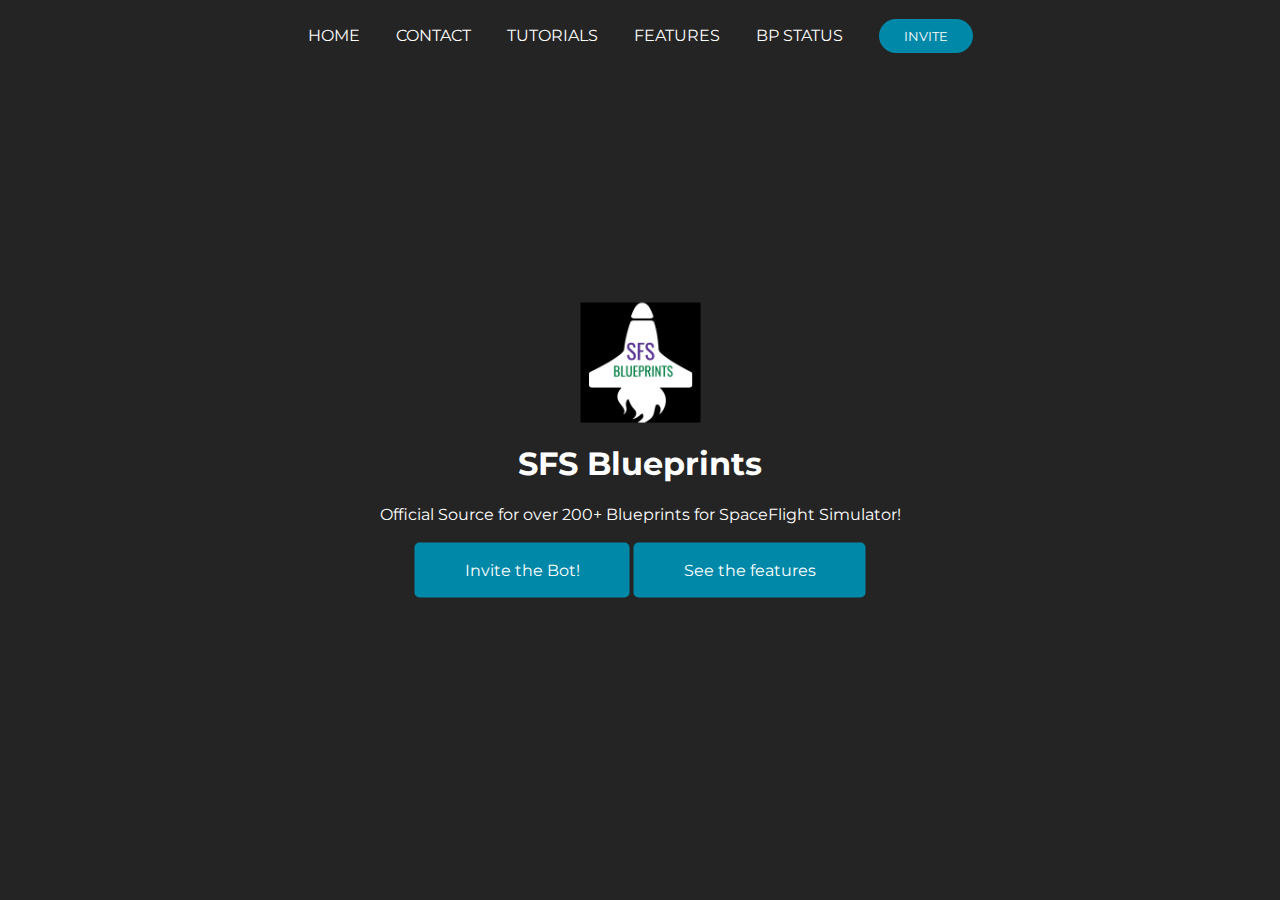
<file: index.html>
<HTML>
    <meta name="viewport" content="width=device-width, initial-scale=1">
    <meta property="og:type" content="website">
    <meta property="og:title" content="SFS Blueprints" />
    <meta property="og:description" content="This is SFS Blueprints Official, your destination for 200+ Blueprints for Spaceflight Simulator" />
    <meta property="og:url" content="https://sfsbp.xyz" />
    <meta property="og:image" content="assets/icons/avatar.png" />
    <link rel="stylesheet" href="style.css">
    <head> 
        <title>SFS Blueprints</title>
        <div class="navbar" align="center">
            <br>
            <a href="/">HOME</a>
            <a href="contact.html">CONTACT</a>
            <a href="tutorials.html">TUTORIALS</a>
            <a href="features.html">FEATURES</a>
            <a href="https://status.sfsbp.xyz">BP STATUS</a>
            <!--<a href="https://docs.sfsbp.xyz/">DOCS</a> Removed because page doesnt exist.-->
            <a class="cta" href="https://discord.com/oauth2/authorize?client_id=686127314353913856&permissions=51200&scope=bot"><button>INVITE</button></a>
        </div>
    </head>
    <body>
        <br>
        <br>
        <div class="container">
            <span>
                <p align="center">
                <img src="assets/icons/avatar.png" alt="SFS Blueprints Avatar" align="center" class="responsive"></p>
                <h1 align="center">SFS Blueprints</h1>
                <p align="center">Official Source for over 200+ Blueprints for SpaceFlight Simulator!<br><br>
                <a href="https://discord.com/oauth2/authorize?client_id=686127314353913856&permissions=51200&scope=bot" class="invitebtn"><invitebtn2>Invite the Bot!</invitebtn2></a>
                <a href="features.html"><invitebtn2>See the features</invitebtn2></a>
                </p>
            </span>
        </div>
    </body>
</HTML>
</file>
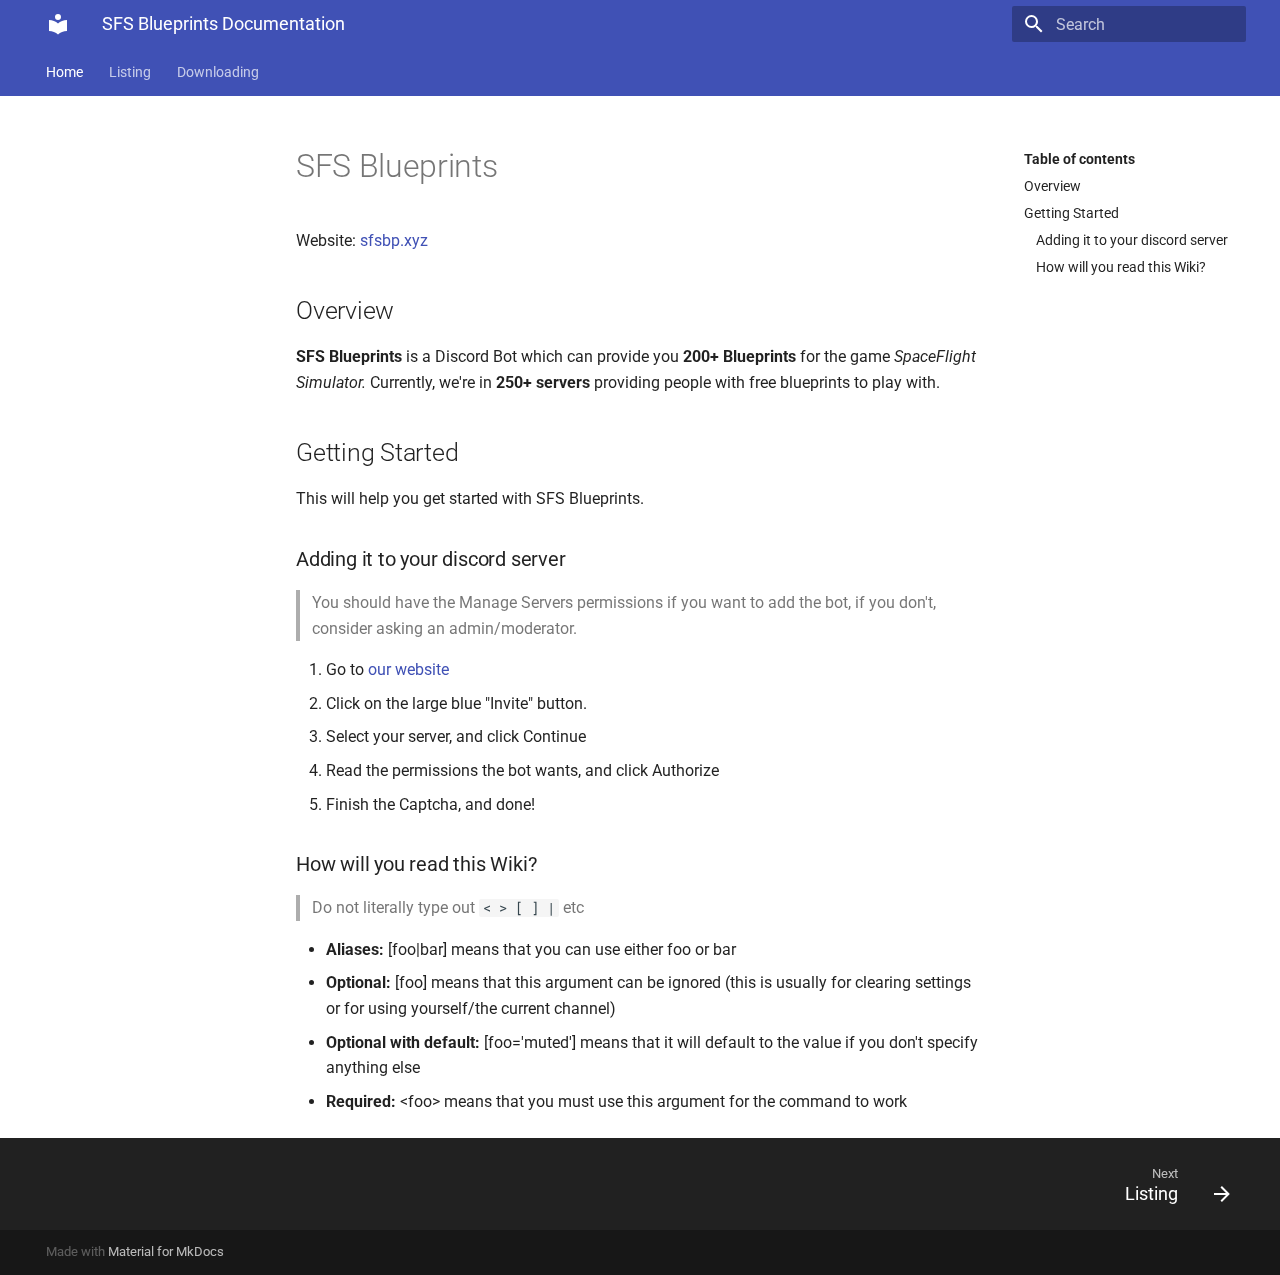
<file: docs/index.html>
<!doctype html>
<html lang="en" class="no-js">
  <head>
    
      <meta charset="utf-8">
      <meta name="viewport" content="width=device-width,initial-scale=1">
      
      
      
      
      <link rel="shortcut icon" href="assets/images/favicon.png">
      <meta name="generator" content="mkdocs-1.1.2, mkdocs-material-6.2.3">
    
    
      
        <title>SFS Blueprints Documentation</title>
      
    
    
      <link rel="stylesheet" href="assets/stylesheets/main.3b61ea93.min.css">
      
        
        <link rel="stylesheet" href="assets/stylesheets/palette.39b8e14a.min.css">
        
      
    
    
    
      
        
        <link rel="preconnect" href="https://fonts.gstatic.com" crossorigin>
        <link rel="stylesheet" href="https://fonts.googleapis.com/css?family=Roboto:300,400,400i,700%7CRoboto+Mono&display=fallback">
        <style>body,input{font-family:"Roboto",-apple-system,BlinkMacSystemFont,Helvetica,Arial,sans-serif}code,kbd,pre{font-family:"Roboto Mono",SFMono-Regular,Consolas,Menlo,monospace}</style>
      
    
    
    
    
      
    
    
  </head>
  
  
    
    
    
    
    
    <body dir="ltr" data-md-color-scheme="" data-md-color-primary="none" data-md-color-accent="none">
      
  
    
    <input class="md-toggle" data-md-toggle="drawer" type="checkbox" id="__drawer" autocomplete="off">
    <input class="md-toggle" data-md-toggle="search" type="checkbox" id="__search" autocomplete="off">
    <label class="md-overlay" for="__drawer"></label>
    <div data-md-component="skip">
      
        
        <a href="#sfs-blueprints" class="md-skip">
          Skip to content
        </a>
      
    </div>
    <div data-md-component="announce">
      
    </div>
    
      

<header class="md-header" data-md-component="header">
  <nav class="md-header-nav md-grid" aria-label="Header">
    <a href="." title="SFS Blueprints Documentation" class="md-header-nav__button md-logo" aria-label="SFS Blueprints Documentation">
      
  
  <svg xmlns="http://www.w3.org/2000/svg" viewBox="0 0 24 24"><path d="M12 8a3 3 0 003-3 3 3 0 00-3-3 3 3 0 00-3 3 3 3 0 003 3m0 3.54C9.64 9.35 6.5 8 3 8v11c3.5 0 6.64 1.35 9 3.54 2.36-2.19 5.5-3.54 9-3.54V8c-3.5 0-6.64 1.35-9 3.54z"/></svg>

    </a>
    <label class="md-header-nav__button md-icon" for="__drawer">
      <svg xmlns="http://www.w3.org/2000/svg" viewBox="0 0 24 24"><path d="M3 6h18v2H3V6m0 5h18v2H3v-2m0 5h18v2H3v-2z"/></svg>
    </label>
    <div class="md-header-nav__title" data-md-component="header-title">
      <div class="md-header-nav__ellipsis">
        <div class="md-header-nav__topic">
          <span class="md-ellipsis">
            SFS Blueprints Documentation
          </span>
        </div>
        <div class="md-header-nav__topic">
          <span class="md-ellipsis">
            
              Home
            
          </span>
        </div>
      </div>
    </div>
    
      <label class="md-header-nav__button md-icon" for="__search">
        <svg xmlns="http://www.w3.org/2000/svg" viewBox="0 0 24 24"><path d="M9.5 3A6.5 6.5 0 0116 9.5c0 1.61-.59 3.09-1.56 4.23l.27.27h.79l5 5-1.5 1.5-5-5v-.79l-.27-.27A6.516 6.516 0 019.5 16 6.5 6.5 0 013 9.5 6.5 6.5 0 019.5 3m0 2C7 5 5 7 5 9.5S7 14 9.5 14 14 12 14 9.5 12 5 9.5 5z"/></svg>
      </label>
      
<div class="md-search" data-md-component="search" role="dialog">
  <label class="md-search__overlay" for="__search"></label>
  <div class="md-search__inner" role="search">
    <form class="md-search__form" name="search">
      <input type="text" class="md-search__input" name="query" aria-label="Search" placeholder="Search" autocapitalize="off" autocorrect="off" autocomplete="off" spellcheck="false" data-md-component="search-query" data-md-state="active" required>
      <label class="md-search__icon md-icon" for="__search">
        <svg xmlns="http://www.w3.org/2000/svg" viewBox="0 0 24 24"><path d="M9.5 3A6.5 6.5 0 0116 9.5c0 1.61-.59 3.09-1.56 4.23l.27.27h.79l5 5-1.5 1.5-5-5v-.79l-.27-.27A6.516 6.516 0 019.5 16 6.5 6.5 0 013 9.5 6.5 6.5 0 019.5 3m0 2C7 5 5 7 5 9.5S7 14 9.5 14 14 12 14 9.5 12 5 9.5 5z"/></svg>
        <svg xmlns="http://www.w3.org/2000/svg" viewBox="0 0 24 24"><path d="M20 11v2H8l5.5 5.5-1.42 1.42L4.16 12l7.92-7.92L13.5 5.5 8 11h12z"/></svg>
      </label>
      <button type="reset" class="md-search__icon md-icon" aria-label="Clear" data-md-component="search-reset" tabindex="-1">
        <svg xmlns="http://www.w3.org/2000/svg" viewBox="0 0 24 24"><path d="M19 6.41L17.59 5 12 10.59 6.41 5 5 6.41 10.59 12 5 17.59 6.41 19 12 13.41 17.59 19 19 17.59 13.41 12 19 6.41z"/></svg>
      </button>
    </form>
    <div class="md-search__output">
      <div class="md-search__scrollwrap" data-md-scrollfix>
        <div class="md-search-result" data-md-component="search-result">
          <div class="md-search-result__meta">
            Initializing search
          </div>
          <ol class="md-search-result__list"></ol>
        </div>
      </div>
    </div>
  </div>
</div>
    
    
  </nav>
</header>
    
    <div class="md-container" data-md-component="container">
      
      
        
          
<nav class="md-tabs" aria-label="Tabs" data-md-component="tabs">
  <div class="md-tabs__inner md-grid">
    <ul class="md-tabs__list">
      
        
  
  
    
  


  <li class="md-tabs__item">
    <a href="." class="md-tabs__link md-tabs__link--active">
      Home
    </a>
  </li>

      
        
  
  


  <li class="md-tabs__item">
    <a href="commands/" class="md-tabs__link">
      Listing
    </a>
  </li>

      
        
  
  


  <li class="md-tabs__item">
    <a href="download/" class="md-tabs__link">
      Downloading
    </a>
  </li>

      
    </ul>
  </div>
</nav>
        
      
      <main class="md-main" data-md-component="main">
        <div class="md-main__inner md-grid">
          
            
              
              <div class="md-sidebar md-sidebar--primary" data-md-component="navigation" >
                <div class="md-sidebar__scrollwrap">
                  <div class="md-sidebar__inner">
                    



  


<nav class="md-nav md-nav--primary md-nav--lifted" aria-label="Navigation" data-md-level="0">
  <label class="md-nav__title" for="__drawer">
    <a href="." title="SFS Blueprints Documentation" class="md-nav__button md-logo" aria-label="SFS Blueprints Documentation">
      
  
  <svg xmlns="http://www.w3.org/2000/svg" viewBox="0 0 24 24"><path d="M12 8a3 3 0 003-3 3 3 0 00-3-3 3 3 0 00-3 3 3 3 0 003 3m0 3.54C9.64 9.35 6.5 8 3 8v11c3.5 0 6.64 1.35 9 3.54 2.36-2.19 5.5-3.54 9-3.54V8c-3.5 0-6.64 1.35-9 3.54z"/></svg>

    </a>
    SFS Blueprints Documentation
  </label>
  
  <ul class="md-nav__list" data-md-scrollfix>
    
      
      
      


  


  <li class="md-nav__item md-nav__item--active">
    
    <input class="md-nav__toggle md-toggle" data-md-toggle="toc" type="checkbox" id="__toc">
    
      
    
    
      <label class="md-nav__link md-nav__link--active" for="__toc">
        Home
        <span class="md-nav__icon md-icon"></span>
      </label>
    
    <a href="." class="md-nav__link md-nav__link--active">
      Home
    </a>
    
      
<nav class="md-nav md-nav--secondary" aria-label="Table of contents">
  
  
    
  
  
    <label class="md-nav__title" for="__toc">
      <span class="md-nav__icon md-icon"></span>
      Table of contents
    </label>
    <ul class="md-nav__list" data-md-scrollfix>
      
        <li class="md-nav__item">
  <a href="#overview" class="md-nav__link">
    Overview
  </a>
  
</li>
      
        <li class="md-nav__item">
  <a href="#getting-started" class="md-nav__link">
    Getting Started
  </a>
  
    <nav class="md-nav" aria-label="Getting Started">
      <ul class="md-nav__list">
        
          <li class="md-nav__item">
  <a href="#adding-it-to-your-discord-server" class="md-nav__link">
    Adding it to your discord server
  </a>
  
</li>
        
          <li class="md-nav__item">
  <a href="#how-will-you-read-this-wiki" class="md-nav__link">
    How will you read this Wiki?
  </a>
  
</li>
        
      </ul>
    </nav>
  
</li>
      
    </ul>
  
</nav>
    
  </li>

    
      
      
      



  <li class="md-nav__item">
    <a href="commands/" class="md-nav__link">
      Listing
    </a>
  </li>

    
      
      
      



  <li class="md-nav__item">
    <a href="download/" class="md-nav__link">
      Downloading
    </a>
  </li>

    
  </ul>
</nav>
                  </div>
                </div>
              </div>
            
            
              
              <div class="md-sidebar md-sidebar--secondary" data-md-component="toc" >
                <div class="md-sidebar__scrollwrap">
                  <div class="md-sidebar__inner">
                    
<nav class="md-nav md-nav--secondary" aria-label="Table of contents">
  
  
    
  
  
    <label class="md-nav__title" for="__toc">
      <span class="md-nav__icon md-icon"></span>
      Table of contents
    </label>
    <ul class="md-nav__list" data-md-scrollfix>
      
        <li class="md-nav__item">
  <a href="#overview" class="md-nav__link">
    Overview
  </a>
  
</li>
      
        <li class="md-nav__item">
  <a href="#getting-started" class="md-nav__link">
    Getting Started
  </a>
  
    <nav class="md-nav" aria-label="Getting Started">
      <ul class="md-nav__list">
        
          <li class="md-nav__item">
  <a href="#adding-it-to-your-discord-server" class="md-nav__link">
    Adding it to your discord server
  </a>
  
</li>
        
          <li class="md-nav__item">
  <a href="#how-will-you-read-this-wiki" class="md-nav__link">
    How will you read this Wiki?
  </a>
  
</li>
        
      </ul>
    </nav>
  
</li>
      
    </ul>
  
</nav>
                  </div>
                </div>
              </div>
            
          
          <div class="md-content">
            <article class="md-content__inner md-typeset">
              
                
                
                <h1 id="sfs-blueprints">SFS Blueprints</h1>
<p>Website: <a href="https://sfsbp.xyz">sfsbp.xyz</a></p>
<h2 id="overview">Overview</h2>
<p><strong>SFS Blueprints</strong> is a Discord Bot which can provide you <strong>200+ Blueprints</strong> for the game <em>SpaceFlight Simulator.</em> Currently, we're in <strong>250+ servers</strong> providing people with free blueprints to play with.</p>
<h2 id="getting-started">Getting Started</h2>
<p>This will help you get started with SFS Blueprints.</p>
<h3 id="adding-it-to-your-discord-server">Adding it to your discord server</h3>
<blockquote>
<p>You should have the Manage Servers permissions if you want to add the bot, if you don't, consider asking an admin/moderator.</p>
</blockquote>
<ol>
<li>
<p>Go to <a href="https://sfsbp.xyz">our website</a></p>
</li>
<li>
<p>Click on the large blue "Invite" button.</p>
</li>
<li>
<p>Select your server, and click Continue</p>
</li>
<li>
<p>Read the permissions the bot wants, and click Authorize</p>
</li>
<li>
<p>Finish the Captcha, and done!</p>
</li>
</ol>
<h3 id="how-will-you-read-this-wiki">How will you read this Wiki?</h3>
<blockquote>
<p>Do not literally type out <code>&lt; &gt; [ ] |</code> etc</p>
</blockquote>
<ul>
<li>
<p><strong>Aliases:</strong> [foo|bar] means that you can use either foo or bar</p>
</li>
<li>
<p><strong>Optional:</strong> [foo] means that this argument can be ignored (this is usually for clearing settings or for using yourself/the current channel)</p>
</li>
<li>
<p><strong>Optional with default:</strong> [foo='muted'] means that it will default to the value if you don't specify anything else</p>
</li>
<li>
<p><strong>Required:</strong> &lt;foo&gt; means that you must use this argument for the command to work</p>
</li>
</ul>
                
              
              
                


              
            </article>
          </div>
        </div>
      </main>
      
        
<footer class="md-footer">
  
    <div class="md-footer-nav">
      <nav class="md-footer-nav__inner md-grid" aria-label="Footer">
        
        
          <a href="commands/" class="md-footer-nav__link md-footer-nav__link--next" rel="next">
            <div class="md-footer-nav__title">
              <div class="md-ellipsis">
                <span class="md-footer-nav__direction">
                  Next
                </span>
                Listing
              </div>
            </div>
            <div class="md-footer-nav__button md-icon">
              <svg xmlns="http://www.w3.org/2000/svg" viewBox="0 0 24 24"><path d="M4 11v2h12l-5.5 5.5 1.42 1.42L19.84 12l-7.92-7.92L10.5 5.5 16 11H4z"/></svg>
            </div>
          </a>
        
      </nav>
    </div>
  
  <div class="md-footer-meta md-typeset">
    <div class="md-footer-meta__inner md-grid">
      <div class="md-footer-copyright">
        
        Made with
        <a href="https://squidfunk.github.io/mkdocs-material/" target="_blank" rel="noopener">
          Material for MkDocs
        </a>
      </div>
      
    </div>
  </div>
</footer>
      
    </div>
    
      <script src="assets/javascripts/vendor.08c56446.min.js"></script>
      <script src="assets/javascripts/bundle.6ced434e.min.js"></script><script id="__lang" type="application/json">{"clipboard.copy": "Copy to clipboard", "clipboard.copied": "Copied to clipboard", "search.config.lang": "en", "search.config.pipeline": "trimmer, stopWordFilter", "search.config.separator": "[\\s\\-]+", "search.placeholder": "Search", "search.result.placeholder": "Type to start searching", "search.result.none": "No matching documents", "search.result.one": "1 matching document", "search.result.other": "# matching documents", "search.result.more.one": "1 more on this page", "search.result.more.other": "# more on this page", "search.result.term.missing": "Missing"}</script>
      
      <script>
        app = initialize({
          base: ".",
          features: ['navigation.tabs'],
          search: Object.assign({
            worker: "assets/javascripts/worker/search.8c7e0a7e.min.js"
          }, typeof search !== "undefined" && search)
        })
      </script>
      
    
  </body>
</html>
</file>
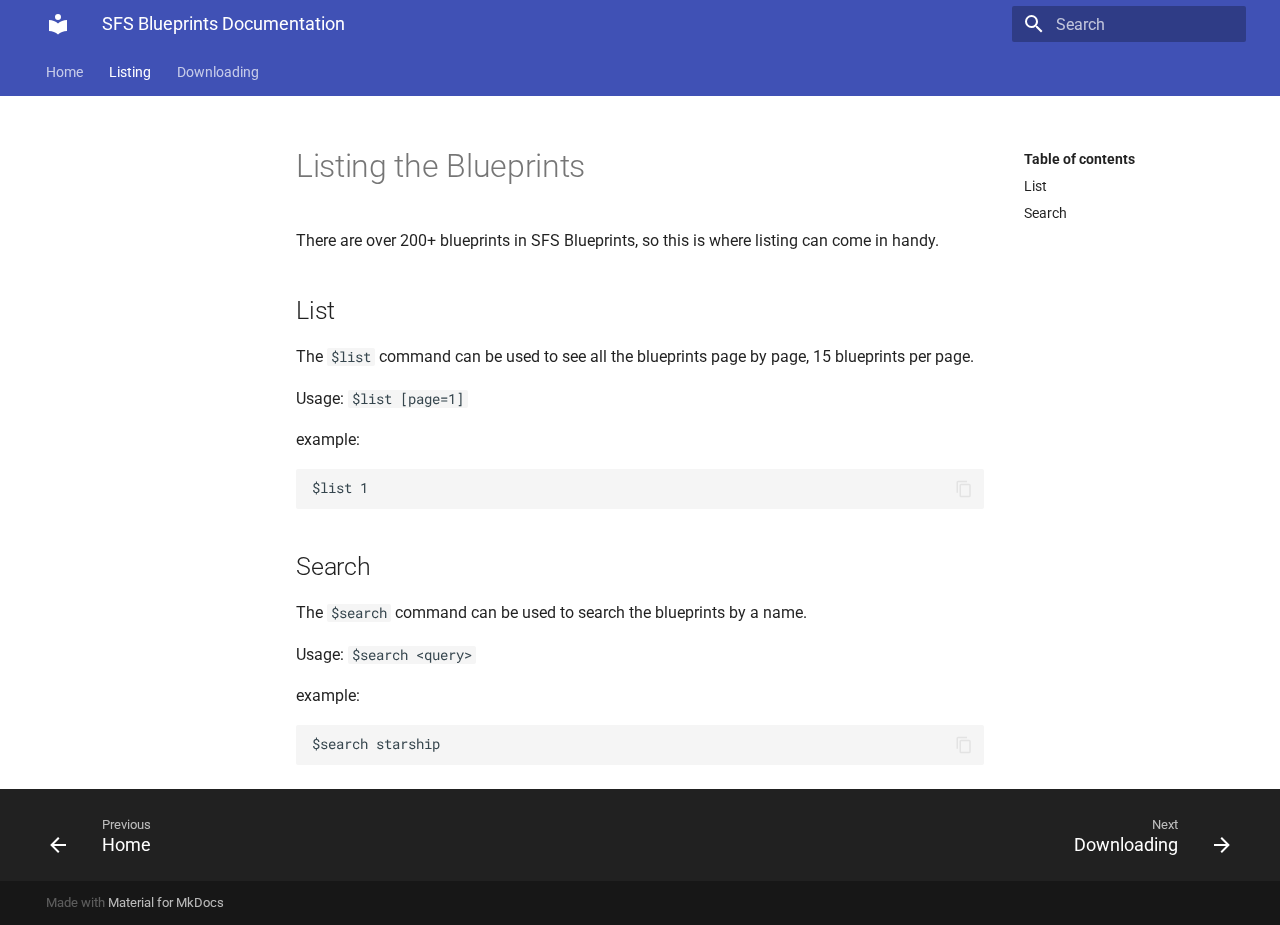
<file: docs/commands/index.html>
<!doctype html>
<html lang="en" class="no-js">
  <head>
    
      <meta charset="utf-8">
      <meta name="viewport" content="width=device-width,initial-scale=1">
      
      
      
      
      <link rel="shortcut icon" href="../assets/images/favicon.png">
      <meta name="generator" content="mkdocs-1.1.2, mkdocs-material-6.2.3">
    
    
      
        <title>Listing - SFS Blueprints Documentation</title>
      
    
    
      <link rel="stylesheet" href="../assets/stylesheets/main.3b61ea93.min.css">
      
        
        <link rel="stylesheet" href="../assets/stylesheets/palette.39b8e14a.min.css">
        
      
    
    
    
      
        
        <link rel="preconnect" href="https://fonts.gstatic.com" crossorigin>
        <link rel="stylesheet" href="https://fonts.googleapis.com/css?family=Roboto:300,400,400i,700%7CRoboto+Mono&display=fallback">
        <style>body,input{font-family:"Roboto",-apple-system,BlinkMacSystemFont,Helvetica,Arial,sans-serif}code,kbd,pre{font-family:"Roboto Mono",SFMono-Regular,Consolas,Menlo,monospace}</style>
      
    
    
    
    
      
    
    
  </head>
  
  
    
    
    
    
    
    <body dir="ltr" data-md-color-scheme="" data-md-color-primary="none" data-md-color-accent="none">
      
  
    
    <input class="md-toggle" data-md-toggle="drawer" type="checkbox" id="__drawer" autocomplete="off">
    <input class="md-toggle" data-md-toggle="search" type="checkbox" id="__search" autocomplete="off">
    <label class="md-overlay" for="__drawer"></label>
    <div data-md-component="skip">
      
        
        <a href="#listing-the-blueprints" class="md-skip">
          Skip to content
        </a>
      
    </div>
    <div data-md-component="announce">
      
    </div>
    
      

<header class="md-header" data-md-component="header">
  <nav class="md-header-nav md-grid" aria-label="Header">
    <a href=".." title="SFS Blueprints Documentation" class="md-header-nav__button md-logo" aria-label="SFS Blueprints Documentation">
      
  
  <svg xmlns="http://www.w3.org/2000/svg" viewBox="0 0 24 24"><path d="M12 8a3 3 0 003-3 3 3 0 00-3-3 3 3 0 00-3 3 3 3 0 003 3m0 3.54C9.64 9.35 6.5 8 3 8v11c3.5 0 6.64 1.35 9 3.54 2.36-2.19 5.5-3.54 9-3.54V8c-3.5 0-6.64 1.35-9 3.54z"/></svg>

    </a>
    <label class="md-header-nav__button md-icon" for="__drawer">
      <svg xmlns="http://www.w3.org/2000/svg" viewBox="0 0 24 24"><path d="M3 6h18v2H3V6m0 5h18v2H3v-2m0 5h18v2H3v-2z"/></svg>
    </label>
    <div class="md-header-nav__title" data-md-component="header-title">
      <div class="md-header-nav__ellipsis">
        <div class="md-header-nav__topic">
          <span class="md-ellipsis">
            SFS Blueprints Documentation
          </span>
        </div>
        <div class="md-header-nav__topic">
          <span class="md-ellipsis">
            
              Listing
            
          </span>
        </div>
      </div>
    </div>
    
      <label class="md-header-nav__button md-icon" for="__search">
        <svg xmlns="http://www.w3.org/2000/svg" viewBox="0 0 24 24"><path d="M9.5 3A6.5 6.5 0 0116 9.5c0 1.61-.59 3.09-1.56 4.23l.27.27h.79l5 5-1.5 1.5-5-5v-.79l-.27-.27A6.516 6.516 0 019.5 16 6.5 6.5 0 013 9.5 6.5 6.5 0 019.5 3m0 2C7 5 5 7 5 9.5S7 14 9.5 14 14 12 14 9.5 12 5 9.5 5z"/></svg>
      </label>
      
<div class="md-search" data-md-component="search" role="dialog">
  <label class="md-search__overlay" for="__search"></label>
  <div class="md-search__inner" role="search">
    <form class="md-search__form" name="search">
      <input type="text" class="md-search__input" name="query" aria-label="Search" placeholder="Search" autocapitalize="off" autocorrect="off" autocomplete="off" spellcheck="false" data-md-component="search-query" data-md-state="active" required>
      <label class="md-search__icon md-icon" for="__search">
        <svg xmlns="http://www.w3.org/2000/svg" viewBox="0 0 24 24"><path d="M9.5 3A6.5 6.5 0 0116 9.5c0 1.61-.59 3.09-1.56 4.23l.27.27h.79l5 5-1.5 1.5-5-5v-.79l-.27-.27A6.516 6.516 0 019.5 16 6.5 6.5 0 013 9.5 6.5 6.5 0 019.5 3m0 2C7 5 5 7 5 9.5S7 14 9.5 14 14 12 14 9.5 12 5 9.5 5z"/></svg>
        <svg xmlns="http://www.w3.org/2000/svg" viewBox="0 0 24 24"><path d="M20 11v2H8l5.5 5.5-1.42 1.42L4.16 12l7.92-7.92L13.5 5.5 8 11h12z"/></svg>
      </label>
      <button type="reset" class="md-search__icon md-icon" aria-label="Clear" data-md-component="search-reset" tabindex="-1">
        <svg xmlns="http://www.w3.org/2000/svg" viewBox="0 0 24 24"><path d="M19 6.41L17.59 5 12 10.59 6.41 5 5 6.41 10.59 12 5 17.59 6.41 19 12 13.41 17.59 19 19 17.59 13.41 12 19 6.41z"/></svg>
      </button>
    </form>
    <div class="md-search__output">
      <div class="md-search__scrollwrap" data-md-scrollfix>
        <div class="md-search-result" data-md-component="search-result">
          <div class="md-search-result__meta">
            Initializing search
          </div>
          <ol class="md-search-result__list"></ol>
        </div>
      </div>
    </div>
  </div>
</div>
    
    
  </nav>
</header>
    
    <div class="md-container" data-md-component="container">
      
      
        
          
<nav class="md-tabs" aria-label="Tabs" data-md-component="tabs">
  <div class="md-tabs__inner md-grid">
    <ul class="md-tabs__list">
      
        
  
  


  <li class="md-tabs__item">
    <a href=".." class="md-tabs__link">
      Home
    </a>
  </li>

      
        
  
  
    
  


  <li class="md-tabs__item">
    <a href="./" class="md-tabs__link md-tabs__link--active">
      Listing
    </a>
  </li>

      
        
  
  


  <li class="md-tabs__item">
    <a href="../download/" class="md-tabs__link">
      Downloading
    </a>
  </li>

      
    </ul>
  </div>
</nav>
        
      
      <main class="md-main" data-md-component="main">
        <div class="md-main__inner md-grid">
          
            
              
              <div class="md-sidebar md-sidebar--primary" data-md-component="navigation" >
                <div class="md-sidebar__scrollwrap">
                  <div class="md-sidebar__inner">
                    



  


<nav class="md-nav md-nav--primary md-nav--lifted" aria-label="Navigation" data-md-level="0">
  <label class="md-nav__title" for="__drawer">
    <a href=".." title="SFS Blueprints Documentation" class="md-nav__button md-logo" aria-label="SFS Blueprints Documentation">
      
  
  <svg xmlns="http://www.w3.org/2000/svg" viewBox="0 0 24 24"><path d="M12 8a3 3 0 003-3 3 3 0 00-3-3 3 3 0 00-3 3 3 3 0 003 3m0 3.54C9.64 9.35 6.5 8 3 8v11c3.5 0 6.64 1.35 9 3.54 2.36-2.19 5.5-3.54 9-3.54V8c-3.5 0-6.64 1.35-9 3.54z"/></svg>

    </a>
    SFS Blueprints Documentation
  </label>
  
  <ul class="md-nav__list" data-md-scrollfix>
    
      
      
      



  <li class="md-nav__item">
    <a href=".." class="md-nav__link">
      Home
    </a>
  </li>

    
      
      
      


  


  <li class="md-nav__item md-nav__item--active">
    
    <input class="md-nav__toggle md-toggle" data-md-toggle="toc" type="checkbox" id="__toc">
    
      
    
    
      <label class="md-nav__link md-nav__link--active" for="__toc">
        Listing
        <span class="md-nav__icon md-icon"></span>
      </label>
    
    <a href="./" class="md-nav__link md-nav__link--active">
      Listing
    </a>
    
      
<nav class="md-nav md-nav--secondary" aria-label="Table of contents">
  
  
    
  
  
    <label class="md-nav__title" for="__toc">
      <span class="md-nav__icon md-icon"></span>
      Table of contents
    </label>
    <ul class="md-nav__list" data-md-scrollfix>
      
        <li class="md-nav__item">
  <a href="#list" class="md-nav__link">
    List
  </a>
  
</li>
      
        <li class="md-nav__item">
  <a href="#search" class="md-nav__link">
    Search
  </a>
  
</li>
      
    </ul>
  
</nav>
    
  </li>

    
      
      
      



  <li class="md-nav__item">
    <a href="../download/" class="md-nav__link">
      Downloading
    </a>
  </li>

    
  </ul>
</nav>
                  </div>
                </div>
              </div>
            
            
              
              <div class="md-sidebar md-sidebar--secondary" data-md-component="toc" >
                <div class="md-sidebar__scrollwrap">
                  <div class="md-sidebar__inner">
                    
<nav class="md-nav md-nav--secondary" aria-label="Table of contents">
  
  
    
  
  
    <label class="md-nav__title" for="__toc">
      <span class="md-nav__icon md-icon"></span>
      Table of contents
    </label>
    <ul class="md-nav__list" data-md-scrollfix>
      
        <li class="md-nav__item">
  <a href="#list" class="md-nav__link">
    List
  </a>
  
</li>
      
        <li class="md-nav__item">
  <a href="#search" class="md-nav__link">
    Search
  </a>
  
</li>
      
    </ul>
  
</nav>
                  </div>
                </div>
              </div>
            
          
          <div class="md-content">
            <article class="md-content__inner md-typeset">
              
                
                
                <h1 id="listing-the-blueprints">Listing the Blueprints</h1>
<p>There are over 200+ blueprints in SFS Blueprints, so this is where listing can come in handy.</p>
<h2 id="list">List</h2>
<p>The <code>$list</code> command can be used to see all the blueprints page by page, 15 blueprints per page.</p>
<p>Usage: <code>$list [page=1]</code></p>
<p>example:</p>
<pre><code>$list 1
</code></pre>
<h2 id="search">Search</h2>
<p>The <code>$search</code> command can be used to search the blueprints by a name.</p>
<p>Usage: <code>$search &lt;query&gt;</code></p>
<p>example:</p>
<pre><code>$search starship
</code></pre>
                
              
              
                


              
            </article>
          </div>
        </div>
      </main>
      
        
<footer class="md-footer">
  
    <div class="md-footer-nav">
      <nav class="md-footer-nav__inner md-grid" aria-label="Footer">
        
          <a href=".." class="md-footer-nav__link md-footer-nav__link--prev" rel="prev">
            <div class="md-footer-nav__button md-icon">
              <svg xmlns="http://www.w3.org/2000/svg" viewBox="0 0 24 24"><path d="M20 11v2H8l5.5 5.5-1.42 1.42L4.16 12l7.92-7.92L13.5 5.5 8 11h12z"/></svg>
            </div>
            <div class="md-footer-nav__title">
              <div class="md-ellipsis">
                <span class="md-footer-nav__direction">
                  Previous
                </span>
                Home
              </div>
            </div>
          </a>
        
        
          <a href="../download/" class="md-footer-nav__link md-footer-nav__link--next" rel="next">
            <div class="md-footer-nav__title">
              <div class="md-ellipsis">
                <span class="md-footer-nav__direction">
                  Next
                </span>
                Downloading
              </div>
            </div>
            <div class="md-footer-nav__button md-icon">
              <svg xmlns="http://www.w3.org/2000/svg" viewBox="0 0 24 24"><path d="M4 11v2h12l-5.5 5.5 1.42 1.42L19.84 12l-7.92-7.92L10.5 5.5 16 11H4z"/></svg>
            </div>
          </a>
        
      </nav>
    </div>
  
  <div class="md-footer-meta md-typeset">
    <div class="md-footer-meta__inner md-grid">
      <div class="md-footer-copyright">
        
        Made with
        <a href="https://squidfunk.github.io/mkdocs-material/" target="_blank" rel="noopener">
          Material for MkDocs
        </a>
      </div>
      
    </div>
  </div>
</footer>
      
    </div>
    
      <script src="../assets/javascripts/vendor.08c56446.min.js"></script>
      <script src="../assets/javascripts/bundle.6ced434e.min.js"></script><script id="__lang" type="application/json">{"clipboard.copy": "Copy to clipboard", "clipboard.copied": "Copied to clipboard", "search.config.lang": "en", "search.config.pipeline": "trimmer, stopWordFilter", "search.config.separator": "[\\s\\-]+", "search.placeholder": "Search", "search.result.placeholder": "Type to start searching", "search.result.none": "No matching documents", "search.result.one": "1 matching document", "search.result.other": "# matching documents", "search.result.more.one": "1 more on this page", "search.result.more.other": "# more on this page", "search.result.term.missing": "Missing"}</script>
      
      <script>
        app = initialize({
          base: "..",
          features: ['navigation.tabs'],
          search: Object.assign({
            worker: "../assets/javascripts/worker/search.8c7e0a7e.min.js"
          }, typeof search !== "undefined" && search)
        })
      </script>
      
    
  </body>
</html>
</file>
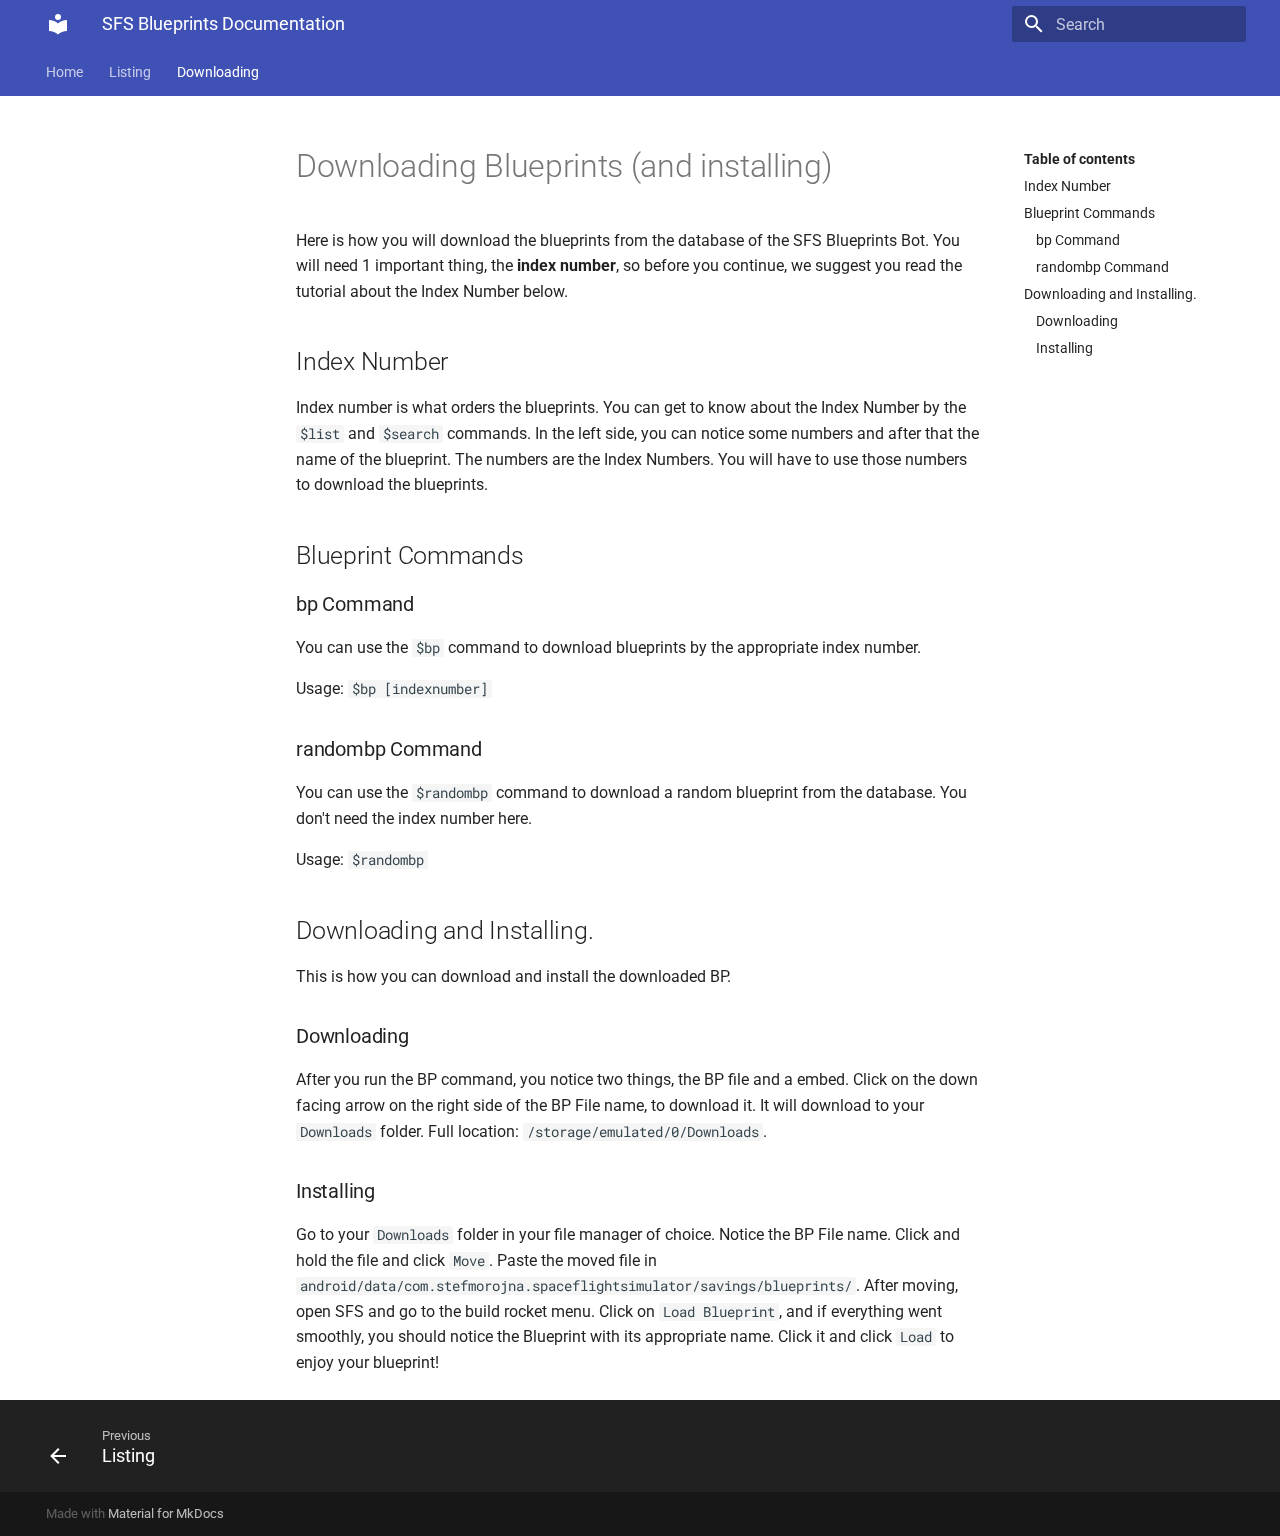
<file: docs/download/index.html>
<!doctype html>
<html lang="en" class="no-js">
  <head>
    
      <meta charset="utf-8">
      <meta name="viewport" content="width=device-width,initial-scale=1">
      
      
      
      
      <link rel="shortcut icon" href="../assets/images/favicon.png">
      <meta name="generator" content="mkdocs-1.1.2, mkdocs-material-6.2.3">
    
    
      
        <title>Downloading - SFS Blueprints Documentation</title>
      
    
    
      <link rel="stylesheet" href="../assets/stylesheets/main.3b61ea93.min.css">
      
        
        <link rel="stylesheet" href="../assets/stylesheets/palette.39b8e14a.min.css">
        
      
    
    
    
      
        
        <link rel="preconnect" href="https://fonts.gstatic.com" crossorigin>
        <link rel="stylesheet" href="https://fonts.googleapis.com/css?family=Roboto:300,400,400i,700%7CRoboto+Mono&display=fallback">
        <style>body,input{font-family:"Roboto",-apple-system,BlinkMacSystemFont,Helvetica,Arial,sans-serif}code,kbd,pre{font-family:"Roboto Mono",SFMono-Regular,Consolas,Menlo,monospace}</style>
      
    
    
    
    
      
    
    
  </head>
  
  
    
    
    
    
    
    <body dir="ltr" data-md-color-scheme="" data-md-color-primary="none" data-md-color-accent="none">
      
  
    
    <input class="md-toggle" data-md-toggle="drawer" type="checkbox" id="__drawer" autocomplete="off">
    <input class="md-toggle" data-md-toggle="search" type="checkbox" id="__search" autocomplete="off">
    <label class="md-overlay" for="__drawer"></label>
    <div data-md-component="skip">
      
        
        <a href="#downloading-blueprints-and-installing" class="md-skip">
          Skip to content
        </a>
      
    </div>
    <div data-md-component="announce">
      
    </div>
    
      

<header class="md-header" data-md-component="header">
  <nav class="md-header-nav md-grid" aria-label="Header">
    <a href=".." title="SFS Blueprints Documentation" class="md-header-nav__button md-logo" aria-label="SFS Blueprints Documentation">
      
  
  <svg xmlns="http://www.w3.org/2000/svg" viewBox="0 0 24 24"><path d="M12 8a3 3 0 003-3 3 3 0 00-3-3 3 3 0 00-3 3 3 3 0 003 3m0 3.54C9.64 9.35 6.5 8 3 8v11c3.5 0 6.64 1.35 9 3.54 2.36-2.19 5.5-3.54 9-3.54V8c-3.5 0-6.64 1.35-9 3.54z"/></svg>

    </a>
    <label class="md-header-nav__button md-icon" for="__drawer">
      <svg xmlns="http://www.w3.org/2000/svg" viewBox="0 0 24 24"><path d="M3 6h18v2H3V6m0 5h18v2H3v-2m0 5h18v2H3v-2z"/></svg>
    </label>
    <div class="md-header-nav__title" data-md-component="header-title">
      <div class="md-header-nav__ellipsis">
        <div class="md-header-nav__topic">
          <span class="md-ellipsis">
            SFS Blueprints Documentation
          </span>
        </div>
        <div class="md-header-nav__topic">
          <span class="md-ellipsis">
            
              Downloading
            
          </span>
        </div>
      </div>
    </div>
    
      <label class="md-header-nav__button md-icon" for="__search">
        <svg xmlns="http://www.w3.org/2000/svg" viewBox="0 0 24 24"><path d="M9.5 3A6.5 6.5 0 0116 9.5c0 1.61-.59 3.09-1.56 4.23l.27.27h.79l5 5-1.5 1.5-5-5v-.79l-.27-.27A6.516 6.516 0 019.5 16 6.5 6.5 0 013 9.5 6.5 6.5 0 019.5 3m0 2C7 5 5 7 5 9.5S7 14 9.5 14 14 12 14 9.5 12 5 9.5 5z"/></svg>
      </label>
      
<div class="md-search" data-md-component="search" role="dialog">
  <label class="md-search__overlay" for="__search"></label>
  <div class="md-search__inner" role="search">
    <form class="md-search__form" name="search">
      <input type="text" class="md-search__input" name="query" aria-label="Search" placeholder="Search" autocapitalize="off" autocorrect="off" autocomplete="off" spellcheck="false" data-md-component="search-query" data-md-state="active" required>
      <label class="md-search__icon md-icon" for="__search">
        <svg xmlns="http://www.w3.org/2000/svg" viewBox="0 0 24 24"><path d="M9.5 3A6.5 6.5 0 0116 9.5c0 1.61-.59 3.09-1.56 4.23l.27.27h.79l5 5-1.5 1.5-5-5v-.79l-.27-.27A6.516 6.516 0 019.5 16 6.5 6.5 0 013 9.5 6.5 6.5 0 019.5 3m0 2C7 5 5 7 5 9.5S7 14 9.5 14 14 12 14 9.5 12 5 9.5 5z"/></svg>
        <svg xmlns="http://www.w3.org/2000/svg" viewBox="0 0 24 24"><path d="M20 11v2H8l5.5 5.5-1.42 1.42L4.16 12l7.92-7.92L13.5 5.5 8 11h12z"/></svg>
      </label>
      <button type="reset" class="md-search__icon md-icon" aria-label="Clear" data-md-component="search-reset" tabindex="-1">
        <svg xmlns="http://www.w3.org/2000/svg" viewBox="0 0 24 24"><path d="M19 6.41L17.59 5 12 10.59 6.41 5 5 6.41 10.59 12 5 17.59 6.41 19 12 13.41 17.59 19 19 17.59 13.41 12 19 6.41z"/></svg>
      </button>
    </form>
    <div class="md-search__output">
      <div class="md-search__scrollwrap" data-md-scrollfix>
        <div class="md-search-result" data-md-component="search-result">
          <div class="md-search-result__meta">
            Initializing search
          </div>
          <ol class="md-search-result__list"></ol>
        </div>
      </div>
    </div>
  </div>
</div>
    
    
  </nav>
</header>
    
    <div class="md-container" data-md-component="container">
      
      
        
          
<nav class="md-tabs" aria-label="Tabs" data-md-component="tabs">
  <div class="md-tabs__inner md-grid">
    <ul class="md-tabs__list">
      
        
  
  


  <li class="md-tabs__item">
    <a href=".." class="md-tabs__link">
      Home
    </a>
  </li>

      
        
  
  


  <li class="md-tabs__item">
    <a href="../commands/" class="md-tabs__link">
      Listing
    </a>
  </li>

      
        
  
  
    
  


  <li class="md-tabs__item">
    <a href="./" class="md-tabs__link md-tabs__link--active">
      Downloading
    </a>
  </li>

      
    </ul>
  </div>
</nav>
        
      
      <main class="md-main" data-md-component="main">
        <div class="md-main__inner md-grid">
          
            
              
              <div class="md-sidebar md-sidebar--primary" data-md-component="navigation" >
                <div class="md-sidebar__scrollwrap">
                  <div class="md-sidebar__inner">
                    



  


<nav class="md-nav md-nav--primary md-nav--lifted" aria-label="Navigation" data-md-level="0">
  <label class="md-nav__title" for="__drawer">
    <a href=".." title="SFS Blueprints Documentation" class="md-nav__button md-logo" aria-label="SFS Blueprints Documentation">
      
  
  <svg xmlns="http://www.w3.org/2000/svg" viewBox="0 0 24 24"><path d="M12 8a3 3 0 003-3 3 3 0 00-3-3 3 3 0 00-3 3 3 3 0 003 3m0 3.54C9.64 9.35 6.5 8 3 8v11c3.5 0 6.64 1.35 9 3.54 2.36-2.19 5.5-3.54 9-3.54V8c-3.5 0-6.64 1.35-9 3.54z"/></svg>

    </a>
    SFS Blueprints Documentation
  </label>
  
  <ul class="md-nav__list" data-md-scrollfix>
    
      
      
      



  <li class="md-nav__item">
    <a href=".." class="md-nav__link">
      Home
    </a>
  </li>

    
      
      
      



  <li class="md-nav__item">
    <a href="../commands/" class="md-nav__link">
      Listing
    </a>
  </li>

    
      
      
      


  


  <li class="md-nav__item md-nav__item--active">
    
    <input class="md-nav__toggle md-toggle" data-md-toggle="toc" type="checkbox" id="__toc">
    
      
    
    
      <label class="md-nav__link md-nav__link--active" for="__toc">
        Downloading
        <span class="md-nav__icon md-icon"></span>
      </label>
    
    <a href="./" class="md-nav__link md-nav__link--active">
      Downloading
    </a>
    
      
<nav class="md-nav md-nav--secondary" aria-label="Table of contents">
  
  
    
  
  
    <label class="md-nav__title" for="__toc">
      <span class="md-nav__icon md-icon"></span>
      Table of contents
    </label>
    <ul class="md-nav__list" data-md-scrollfix>
      
        <li class="md-nav__item">
  <a href="#index-number" class="md-nav__link">
    Index Number
  </a>
  
</li>
      
        <li class="md-nav__item">
  <a href="#blueprint-commands" class="md-nav__link">
    Blueprint Commands
  </a>
  
    <nav class="md-nav" aria-label="Blueprint Commands">
      <ul class="md-nav__list">
        
          <li class="md-nav__item">
  <a href="#bp-command" class="md-nav__link">
    bp Command
  </a>
  
</li>
        
          <li class="md-nav__item">
  <a href="#randombp-command" class="md-nav__link">
    randombp Command
  </a>
  
</li>
        
      </ul>
    </nav>
  
</li>
      
        <li class="md-nav__item">
  <a href="#downloading-and-installing" class="md-nav__link">
    Downloading and Installing.
  </a>
  
    <nav class="md-nav" aria-label="Downloading and Installing.">
      <ul class="md-nav__list">
        
          <li class="md-nav__item">
  <a href="#downloading" class="md-nav__link">
    Downloading
  </a>
  
</li>
        
          <li class="md-nav__item">
  <a href="#installing" class="md-nav__link">
    Installing
  </a>
  
</li>
        
      </ul>
    </nav>
  
</li>
      
    </ul>
  
</nav>
    
  </li>

    
  </ul>
</nav>
                  </div>
                </div>
              </div>
            
            
              
              <div class="md-sidebar md-sidebar--secondary" data-md-component="toc" >
                <div class="md-sidebar__scrollwrap">
                  <div class="md-sidebar__inner">
                    
<nav class="md-nav md-nav--secondary" aria-label="Table of contents">
  
  
    
  
  
    <label class="md-nav__title" for="__toc">
      <span class="md-nav__icon md-icon"></span>
      Table of contents
    </label>
    <ul class="md-nav__list" data-md-scrollfix>
      
        <li class="md-nav__item">
  <a href="#index-number" class="md-nav__link">
    Index Number
  </a>
  
</li>
      
        <li class="md-nav__item">
  <a href="#blueprint-commands" class="md-nav__link">
    Blueprint Commands
  </a>
  
    <nav class="md-nav" aria-label="Blueprint Commands">
      <ul class="md-nav__list">
        
          <li class="md-nav__item">
  <a href="#bp-command" class="md-nav__link">
    bp Command
  </a>
  
</li>
        
          <li class="md-nav__item">
  <a href="#randombp-command" class="md-nav__link">
    randombp Command
  </a>
  
</li>
        
      </ul>
    </nav>
  
</li>
      
        <li class="md-nav__item">
  <a href="#downloading-and-installing" class="md-nav__link">
    Downloading and Installing.
  </a>
  
    <nav class="md-nav" aria-label="Downloading and Installing.">
      <ul class="md-nav__list">
        
          <li class="md-nav__item">
  <a href="#downloading" class="md-nav__link">
    Downloading
  </a>
  
</li>
        
          <li class="md-nav__item">
  <a href="#installing" class="md-nav__link">
    Installing
  </a>
  
</li>
        
      </ul>
    </nav>
  
</li>
      
    </ul>
  
</nav>
                  </div>
                </div>
              </div>
            
          
          <div class="md-content">
            <article class="md-content__inner md-typeset">
              
                
                
                <h1 id="downloading-blueprints-and-installing">Downloading Blueprints (and installing)</h1>
<p>Here is how you will download the blueprints from the database of the SFS Blueprints Bot.
You will need 1 important thing, the <strong>index number</strong>, so before you continue, we suggest you read the tutorial about the Index Number below.</p>
<h2 id="index-number">Index Number</h2>
<p>Index number is what orders the blueprints. You can get to know about the Index Number by the <code>$list</code> and <code>$search</code> commands. In the left side, you can notice some numbers and after that the name of the blueprint. The numbers are the Index Numbers. You will have to use those numbers to download the blueprints.</p>
<h2 id="blueprint-commands">Blueprint Commands</h2>
<h3 id="bp-command">bp Command</h3>
<p>You can use the <code>$bp</code> command to download blueprints by the appropriate index number.</p>
<p>Usage: <code>$bp [indexnumber]</code></p>
<h3 id="randombp-command">randombp Command</h3>
<p>You can use the <code>$randombp</code> command to download a random blueprint from the database. You don't need the index number here.</p>
<p>Usage: <code>$randombp</code></p>
<h2 id="downloading-and-installing">Downloading and Installing.</h2>
<p>This is how you can download and install the downloaded BP.</p>
<h3 id="downloading">Downloading</h3>
<p>After you run the BP command, you notice two things, the BP file and a embed. Click on the down facing arrow on the right side of the BP File name, to download it. It will download to your <code>Downloads</code> folder. Full location: <code>/storage/emulated/0/Downloads</code>.</p>
<h3 id="installing">Installing</h3>
<p>Go to your <code>Downloads</code> folder in your file manager of choice. Notice the BP File name. Click and hold the file and click <code>Move</code>. Paste the moved file in <code>android/data/com.stefmorojna.spaceflightsimulator/savings/blueprints/</code>. After moving, open SFS and go to the build rocket menu. Click on <code>Load Blueprint</code>, and if everything went smoothly, you should notice the Blueprint with its appropriate name. Click it and click <code>Load</code> to enjoy your blueprint!</p>
                
              
              
                


              
            </article>
          </div>
        </div>
      </main>
      
        
<footer class="md-footer">
  
    <div class="md-footer-nav">
      <nav class="md-footer-nav__inner md-grid" aria-label="Footer">
        
          <a href="../commands/" class="md-footer-nav__link md-footer-nav__link--prev" rel="prev">
            <div class="md-footer-nav__button md-icon">
              <svg xmlns="http://www.w3.org/2000/svg" viewBox="0 0 24 24"><path d="M20 11v2H8l5.5 5.5-1.42 1.42L4.16 12l7.92-7.92L13.5 5.5 8 11h12z"/></svg>
            </div>
            <div class="md-footer-nav__title">
              <div class="md-ellipsis">
                <span class="md-footer-nav__direction">
                  Previous
                </span>
                Listing
              </div>
            </div>
          </a>
        
        
      </nav>
    </div>
  
  <div class="md-footer-meta md-typeset">
    <div class="md-footer-meta__inner md-grid">
      <div class="md-footer-copyright">
        
        Made with
        <a href="https://squidfunk.github.io/mkdocs-material/" target="_blank" rel="noopener">
          Material for MkDocs
        </a>
      </div>
      
    </div>
  </div>
</footer>
      
    </div>
    
      <script src="../assets/javascripts/vendor.08c56446.min.js"></script>
      <script src="../assets/javascripts/bundle.6ced434e.min.js"></script><script id="__lang" type="application/json">{"clipboard.copy": "Copy to clipboard", "clipboard.copied": "Copied to clipboard", "search.config.lang": "en", "search.config.pipeline": "trimmer, stopWordFilter", "search.config.separator": "[\\s\\-]+", "search.placeholder": "Search", "search.result.placeholder": "Type to start searching", "search.result.none": "No matching documents", "search.result.one": "1 matching document", "search.result.other": "# matching documents", "search.result.more.one": "1 more on this page", "search.result.more.other": "# more on this page", "search.result.term.missing": "Missing"}</script>
      
      <script>
        app = initialize({
          base: "..",
          features: ['navigation.tabs'],
          search: Object.assign({
            worker: "../assets/javascripts/worker/search.8c7e0a7e.min.js"
          }, typeof search !== "undefined" && search)
        })
      </script>
      
    
  </body>
</html>
</file>
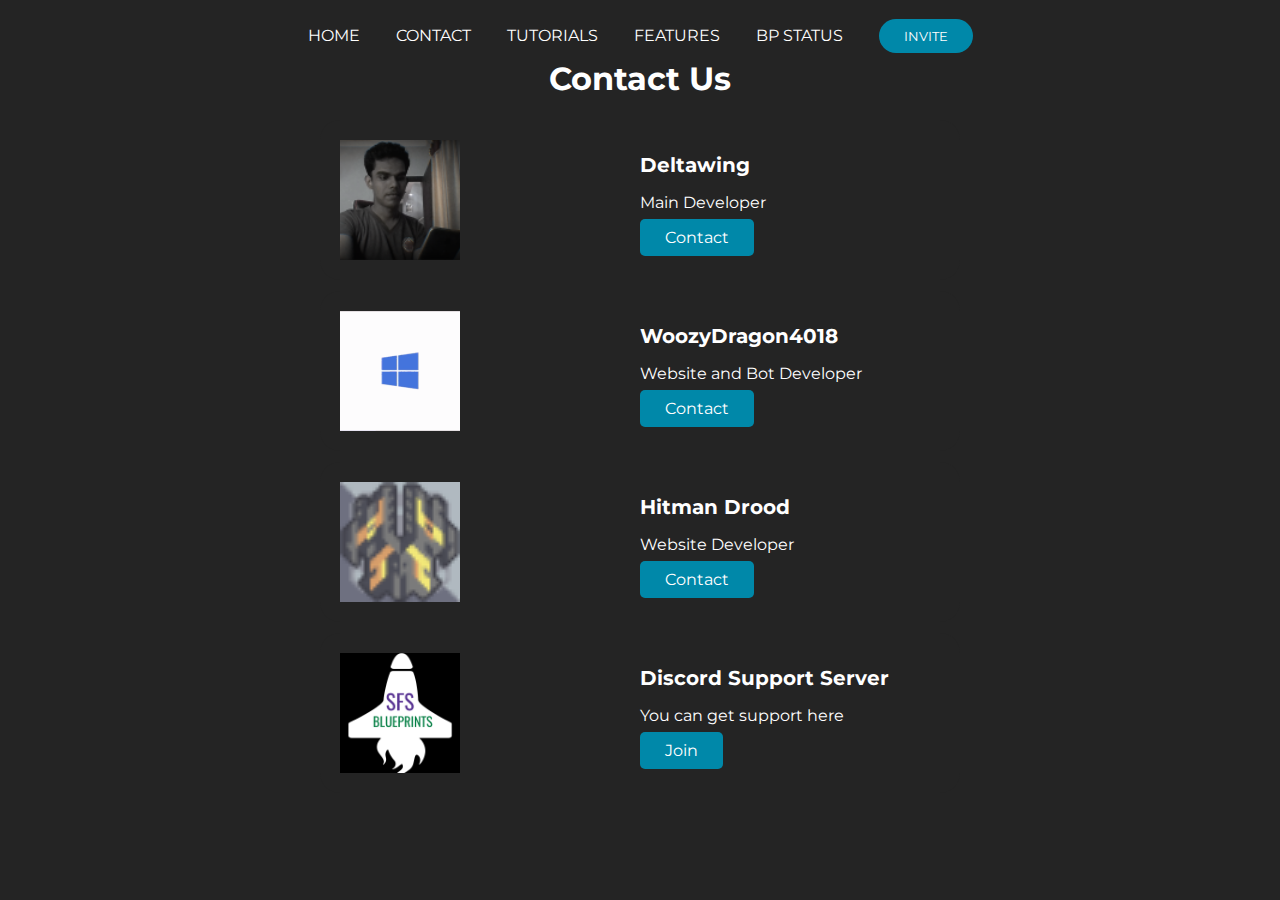
<file: contact.html>
<HTML>
    <head>
        <meta name="viewport" content="width=device-width, initial-scale=1">
        <meta property="og:type" content="website">
        <meta property="og:title" content="SFS Blueprints" />
        <meta property="og:description" content="This is SFS Blueprints Official, your destination for 200+ Blueprints for Spaceflight Simulator" />
        <meta property="og:url" content="https://sfsbp.xyz" />
        <meta property="og:image" content="assets/icons/avatar.png" />
        <link rel="stylesheet" href="style.css">
        <title>
            Contact Us
        </title>
        <div class="navbar" align="center">
            <br>
            <a href="/">HOME</a>
            <a href="contact.html">CONTACT</a>
            <a href="tutorials.html">TUTORIALS</a>
            <a href="features.html">FEATURES</a>
            <a href="https://status.sfsbp.xyz">BP STATUS</a>
            <a class="cta" href="https://discord.com/oauth2/authorize?client_id=686127314353913856&permissions=51200&scope=bot"><button>INVITE</button></a>
        </div>
        <br><br>
        <h1 align="center">Contact Us</h1>
    </head>
    <body>
        <div class="ctcbox">
            <div class="image-in-left">
                <img class="responsive" src="assets/avatars/deltawing.png">
            </div>
            <div class="text-in-right">
                <h1>Deltawing</h1>
                <p>Main Developer</p>
                <a href="https://discord.com/channels/@me/706473466244890625"><contactbutton>Contact </contactbutton></a>
            </div>
        </div>
        <br><br><br><br><br><br><br><br><br>
        <div class="ctcbox">
            <div class="image-in-left">
                <img class="responsive" src="assets/avatars/woozy.gif">
            </div>
            <div class="text-in-right">
                <h1>WoozyDragon4018</h1>
                <p>Website and Bot Developer</p>
                <a href="mailto:woozydragon@outlook.com"><contactbutton>Contact</contactbutton></a>
            </div>
        </div>
        <br><br><br><br><br><br><br><br><br>
        <div class="ctcbox">
            <div class="image-in-left">
                <img class="responsive" src="assets/avatars/spooderaam.png">
            </div>
            <div class="text-in-right">
                <h1>Hitman Drood</h1>
                <p>Website Developer</p>
                <a href="mailto:Johnny1003000@gmail.com"><contactbutton>Contact</contactbutton></a>
            </div>
        </div>
        <br><br><br><br><br><br><br><br><br>
        <div class="ctcbox">
            <div class="image-in-left">
                <img class="responsive" src="assets/icons/avatar.png">
            </div>
            <div class="text-in-right">
                <h1>Discord Support Server</h1>
                <p>You can get support here</p>
                <a href="https://discord.gg/3cxWFjd"><contactbutton>Join</contactbutton></a>
            </div>
        </div>
    </body>
</HTML>
</file>
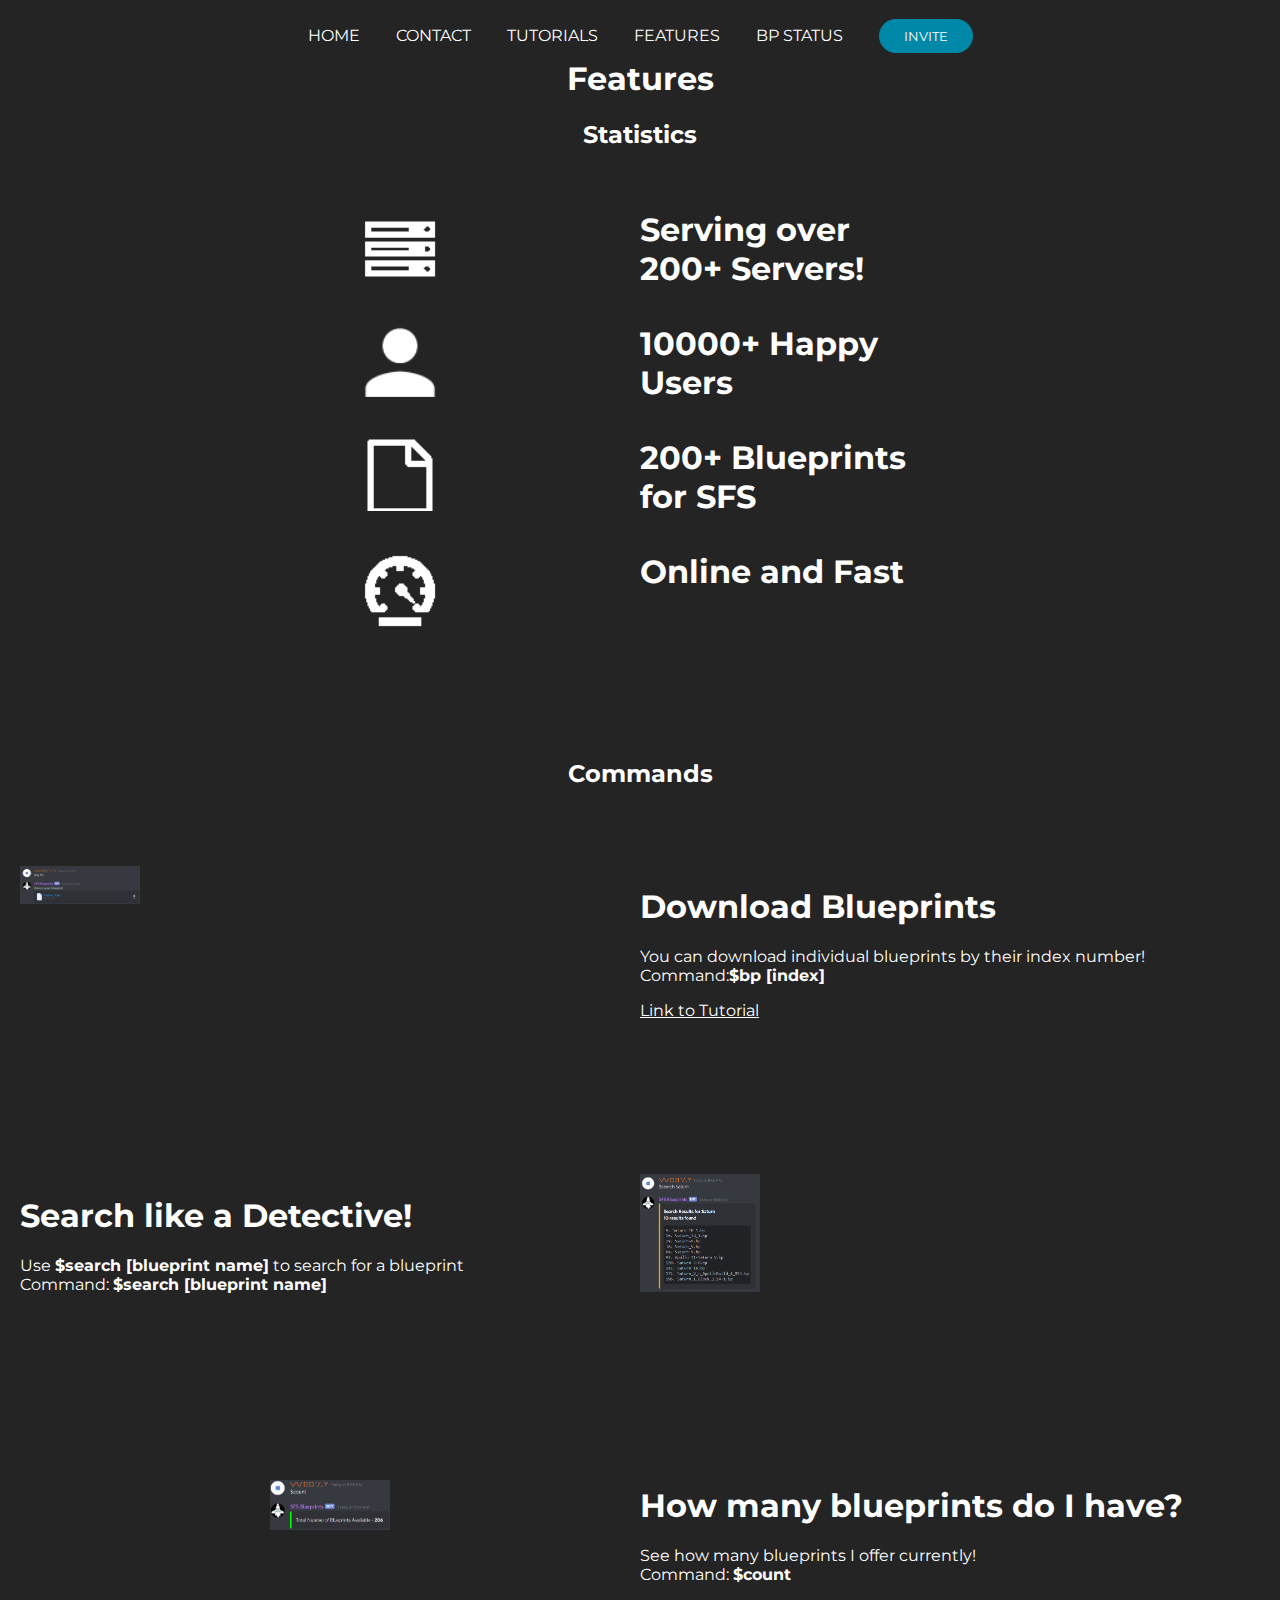
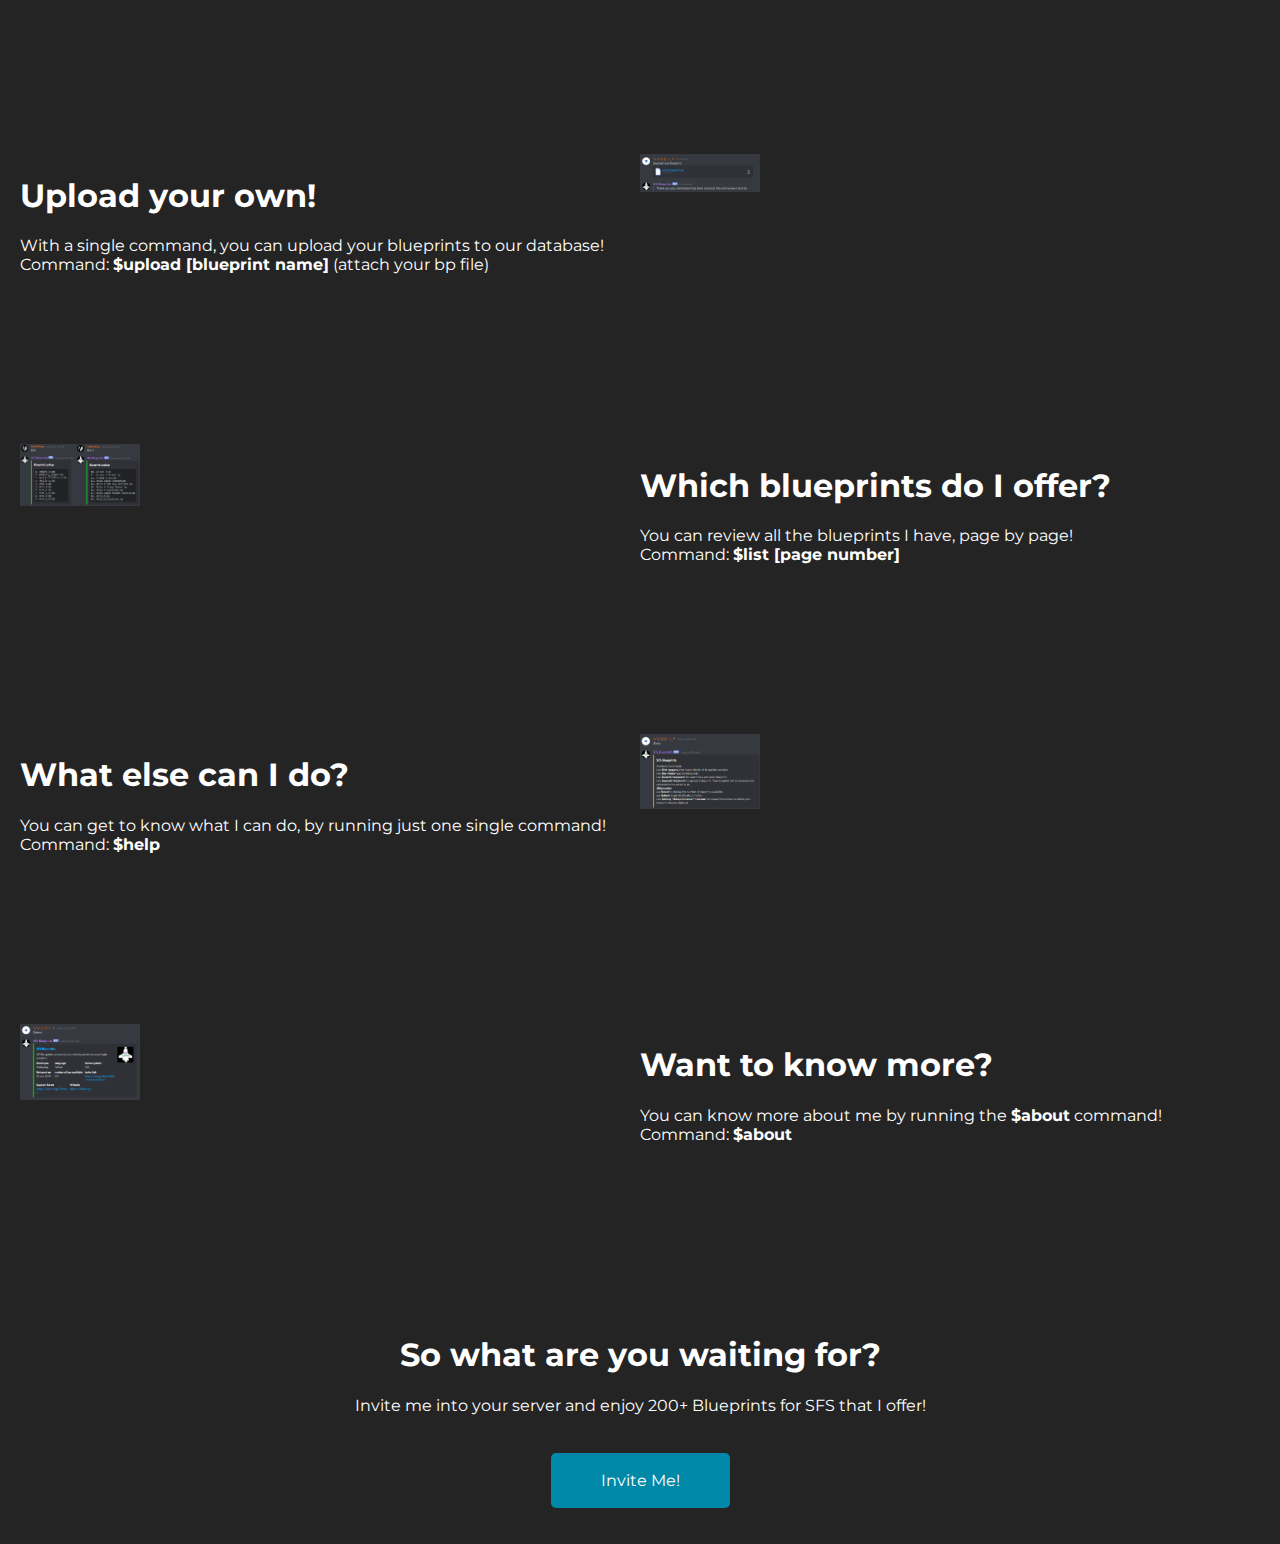
<file: features.html>
<HTML>
    <meta name="viewport" content="width=device-width, initial-scale=1">
    <meta property="og:type" content="website">
    <meta property="og:title" content="SFS Blueprints" />
    <meta property="og:description" content="This is SFS Blueprints Official, your destination for 200+ Blueprints for Spaceflight Simulator" />
    <meta property="og:url" content="https://sfsbp.xyz" />
    <meta property="og:image" content="assets/icons/avatar.png" />
    <head>
        <link rel="stylesheet" href="style.css">
        <title>Features</title>
        <div class="navbar" align="center">
            <br>
            <a href="/">HOME</a>
            <a href="contact.html">CONTACT</a>
            <a href="tutorials.html">TUTORIALS</a>
            <a href="features.html">FEATURES</a>
            <a href="https://status.sfsbp.xyz">BP STATUS</a>
            <a class="cta" href="https://discord.com/oauth2/authorize?client_id=686127314353913856&permissions=51200&scope=bot"><button>INVITE</button></a>
        </div>
    </head>
    <body>
        <br>
        <br>
        <h1 align="center">Features</h1>
        <a name="stats"></a>
        <h2 align="center">Statistics</h2>
        <div class="box">
            <div class="image-in-left">
                <img src="assets/icons/server.png" class="responsive">
            </div>
            <div class="text-in-right">
                <h1>Serving over 200+ Servers!</h1>
            </div>
        </div>
        <br><br><br><br><br><br>
        <div class="box">
            <div class="image-in-left">
                <img src="assets/icons/person.png" class="responsive">
            </div>
            <div class="text-in-right">
                <h1>10000+ Happy Users</h1>
            </div>
        </div>
        <br><br><br><br><br><br>
        <div class="box">
            <div class="image-in-left">
                <img src="assets/icons/file.png" class="responsive">
            </div>
            <div class="text-in-right">
                <h1>200+ Blueprints for SFS</h1>
            </div>
        </div>
        <br><br><br><br><br><br>
        <div class="box">
            <div class="image-in-left">
                <img src="assets/icons/fast.png" class="responsive">
            </div>
            <div class="text-in-right">
                <h1>Online and Fast</h1>
            </div>
        </div>
        <br><br><br><br><br><br><br><br><br><br><a name="commands"></a><br><br>
        
        <h2 align="center">Commands</h2>
        <br><br>
        <div class="box2">
            <div class="image-in-left">
                <img src="assets/commands/bp.png" class="responsive">
            </div>
            <div class="text-in-right">
                <h1>Download Blueprints</h1>
                <p>You can download individual blueprints by their index number!
                <br>Command:<b>$bp [index]</b></p>
                <a href="tutorials.html#tutorial2"><u>Link to Tutorial</u></a>
            </div>
        </div>
        <br><br><br><br><br><br>
        <div class="box2">
            <div class="image-in-left">
                <h1>Search like a Detective!</h1>
                <p>Use <b>$search [blueprint name]</b> to search for a blueprint
                <br>Command: <b>$search [blueprint name]</b></p>
            </div>
            <div class="text-in-right">
                <img src="assets/commands/search.png" class="responsive">
            </div>
        </div>
        <br><br><br><br><br><br>
        <div class="box2">
            <div class="image-in-left">
                <p align="center">
                    <img src="assets/commands/count.png" class="responsive">
                </p>
            </div>
            <div class="text-in-right">
                <h1>How many blueprints do I have?</h1>
                <p>See how many blueprints I offer currently!<br>
                Command: <b>$count</b></p>
            </div>
        </div>
        <br><br><br><br><br><br>
        <div class="box2">
            <div class="image-in-left">
                <h1>Upload your own!</h1>
                <p>With a single command, you can upload your blueprints to our database!
                <br>Command: <b>$upload [blueprint name]</b> (attach your bp file)</p>
            </div>
            <div class="text-in-right">
                <img src="assets/commands/upload.png" class="responsive">
            </div>
        </div>
        <br><br><br><br><br><br>
        <div class="box2">
            <div class="image-in-left">
                <img src="assets/commands/list.png" class="responsive">
            </div>
            <div class="text-in-right">
                <h1>Which blueprints do I offer?</h1>
                <p>You can review all the blueprints I have, page by page!
                <br>Command: <b>$list [page number]</b></p>
            </div>
        </div>
        <br><br><br><br><br><br>
        <div class="box2">
            <div class="image-in-left">
                <H1>What else can I do?</H1>
                <p>You can get to know what I can do, by running just one single command!
                <br>Command: <b>$help</b></p>
            </div>
            <div class="text-in-right">
                <img src="assets/commands/help.png" class="responsive">
            </div>
        </div>
        <br><br><br><br><br><br>
        <div class="box2">
            <div class="image-in-left">
                <img src="assets/commands/about.png" class="responsive">
            </div>
            <div class="text-in-right">
                <h1>Want to know more?</h1>
                <p>You can know more about me by running the <b>$about</b> command!<br>
                Command: <b>$about</b></p>
            </div>
        </div>
        <br><br><br><br><br><br>
        <div class="box2">
            <h1 align="center">So what are you waiting for?</h1>
            <p align="center">Invite me into your server and enjoy 200+ Blueprints for SFS that I offer!<br><br><br>
            <a class="cta" href="https://discord.com/oauth2/authorize?client_id=686127314353913856&permissions=51200&scope=bot"><invitebtn2>Invite Me!</a></invitebtn2></p>
    </body>
</HTML>
</file>
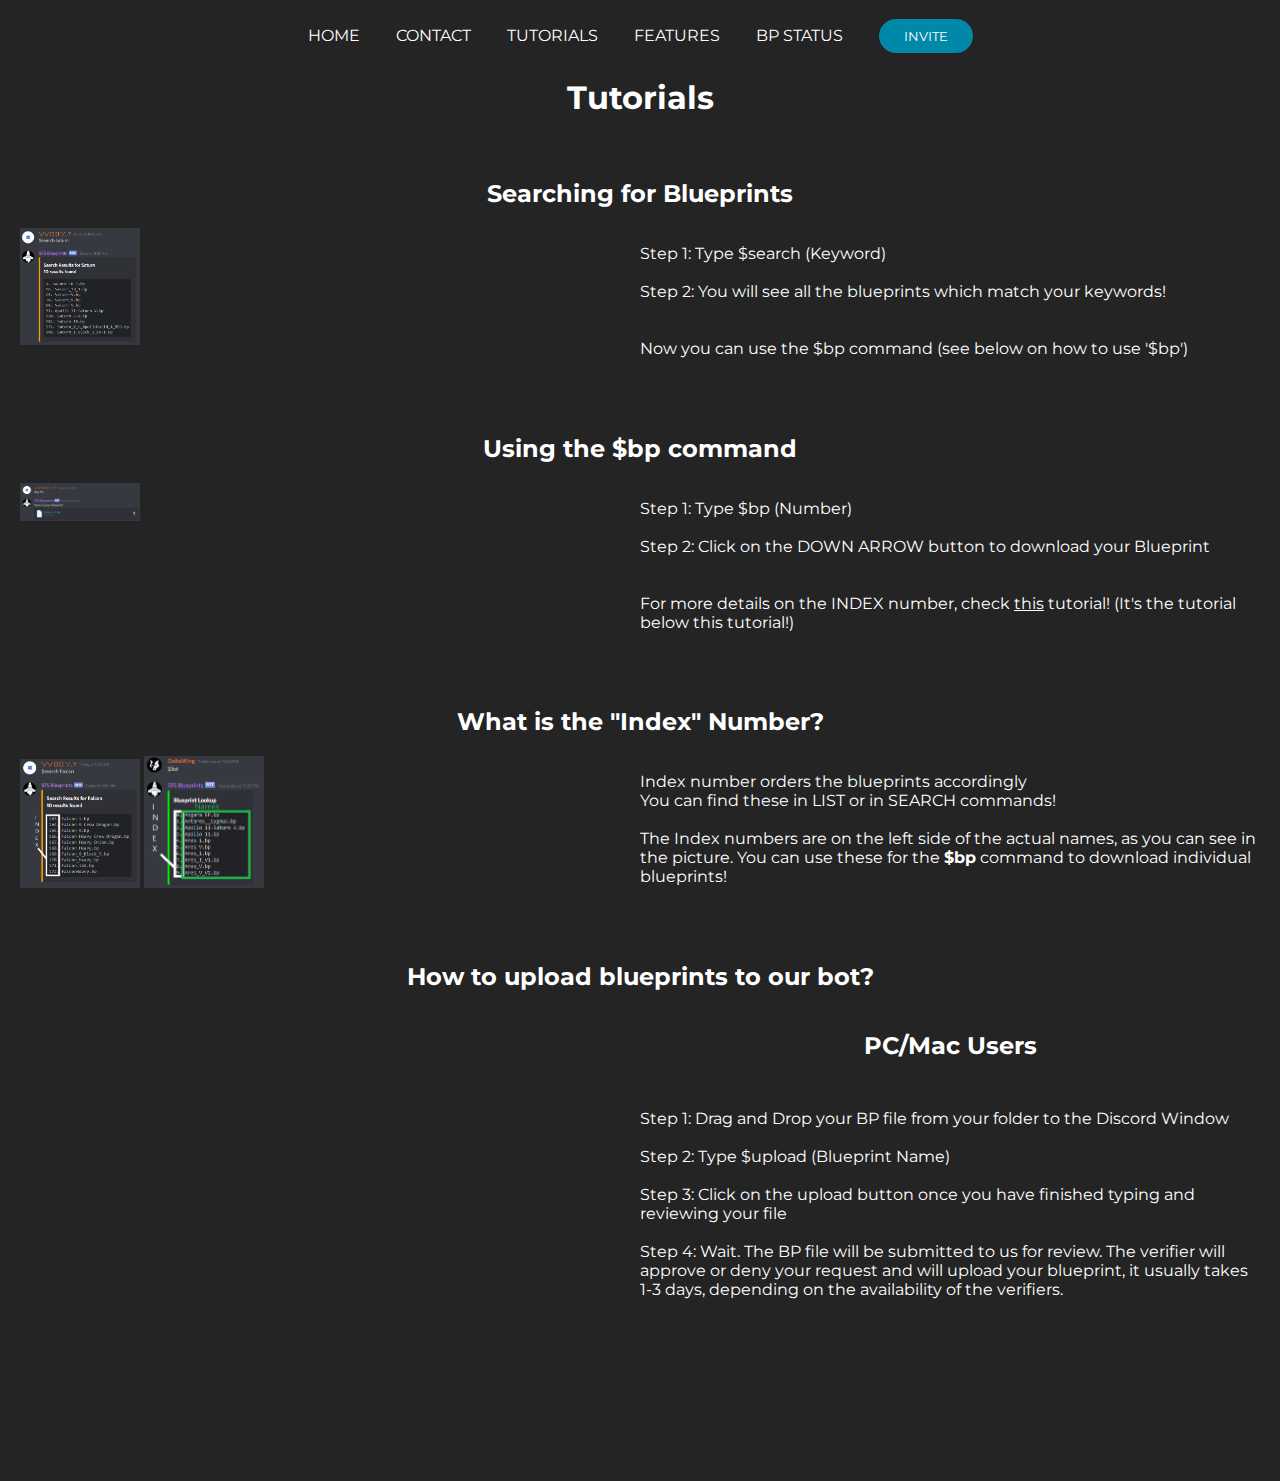
<file: tutorials.html>
<HTML>
    <meta name="viewport" content="width=device-width, initial-scale=1">
    <meta property="og:type" content="website">
    <meta property="og:title" content="SFS Blueprints" />
    <meta property="og:description" content="This is SFS Blueprints Official, your destination for 200+ Blueprints for Spaceflight Simulator" />
    <meta property="og:url" content="https://sfsbp.xyz" />
    <meta property="og:image" content="assets/icons/avatar.png" />
    <head>
        <link rel="stylesheet" href="style.css">
        <title>Tutorials</title>
        <div class="navbar" align="center">
            <br>
            <a href="/">HOME</a>
            <a href="contact.html">CONTACT</a>
            <a href="tutorials.html">TUTORIALS</a>
            <a href="features.html">FEATURES</a>
            <a href="https://status.sfsbp.xyz">BP STATUS</a>
            <a class="cta" href="https://discord.com/oauth2/authorize?client_id=686127314353913856&permissions=51200&scope=bot"><button>INVITE</button></a>
        </div>
        <br><br><br>
        <h1 align="center">Tutorials</h1>
        <div class="box2">
            <h2 align="center">Searching for Blueprints</h2>
            <div class="image-in-left">
                <img class="responsive" src="assets/commands/search.png">
            </div>
            <div class="text-in-right">
                <p>Step 1: Type $search (Keyword)<br><br>
                    Step 2: You will see all the blueprints which match your keywords!<br><br><br>
                    Now you can use the $bp command (see below on how to use '$bp') </p>
            </div>
        </div>
        <div class="box2">
            <a name="tutorial2"></a>
            <h2 align="center">Using the $bp command</h2>
            <div class="image-in-left">
                <img class="responsive" src="assets/commands/bp.png">
            </div>
            <div class="text-in-right">
              <p>Step 1: Type $bp (Number)<br><br>
               Step 2: Click on the DOWN ARROW button to download your Blueprint<br><br><br>
                For more details on the INDEX number, check <a href="#tutorial3"><u>this</u></a> tutorial! (It's the tutorial below this tutorial!)</p>
            </div>
        </div>
        <a name="tutorial3">
        <div class="box2">
            <h2 align="center">What is the "Index" Number?</h2>
            <div class="image-in-left">
                <img class="responsive" src="assets/tutorials/index-search.png">
                <img class="responsive" src="assets/tutorials/index-list.png">
            </div>
            <div class="text-in-right">
                <p>Index number orders the blueprints accordingly<br>
                You can find these in LIST or in SEARCH commands!<br>
                <br>The Index numbers are on the left side of the actual names, as you can see in the picture. You can use these for the <b>$bp</b> command to download individual blueprints!</p>
            </div>
        </div>
        <div class="box2">
            <h2 align="center">How to upload blueprints to our bot?</h2>
            <div class="image-in-left">
                <iframe src="https://www.youtube.com/embed/pdMHNxkzXtU" frameborder="0" allow="accelerometer; autoplay; encrypted-media; gyroscope; picture-in-picture" allowfullscreen></iframe>
            </div>
            <div class="text-in-right">
                <p align="center"><h2 align="center">PC/Mac Users<br><br></h2>
                Step 1: Drag and Drop your BP file from your folder to the Discord Window<br><br>
                Step 2: Type $upload (Blueprint Name)<br><br>
                Step 3: Click on the upload button once you have finished typing and reviewing your file<br><br>
                Step 4: Wait. The BP file will be submitted to us for review. The verifier will approve or deny your request and will upload your blueprint, it usually takes 1-3 days, depending on the availability of the verifiers.<br><br><br></p>
            </div>
        </div>
    </head>
</HTML>
</file>
<file: style.css>
@import url('https://fonts.googleapis.com/css2?family=Montserrat:wght@500&display=swap');

* {
    background-color: #242424;
    font-family: 'Montserrat', sans-serif;
    color: #FFFFFF;
    scroll-behavior: smooth;
}
body {
    transition: all 1s ease;
    padding: 0;
    margin: 0;
}
p, h1 {
    transition: all .4s ease;
}

.bg {
    background-image: url("assets/banner/banner.png");
    height: 100%;
    background-position: center;
    background-repeat: no-repeat;
    background-size: cover;
}
.vid {
    width: inherit;
    height: inherit;
}
.image-in-left{
    float: left;
    width: 50%;
    display: inline;
}
.text-in-right{
    float: right;
    width: 50%;
    display: inline;
}
.box{
    width: inherit;
    max-width: 100%;
    height: auto;
    padding: 20px;
    border-radius: 20px;
    text-align: left;
    overflow: auto;
    position: absolute;
    left: 25%;
    right: 25%;
    display: block;
}
.box2{
    width: inherit;
    max-width: 100%;
    height: auto;
    padding: 20px;
    border-radius: 20px;
    text-align: left;
    overflow: auto;
    position: relative;
    display: block;
}

.responsive {
    width: 120px;
    height: auto;
}

.navbar {
    overflow: hidden;
    position: fixed;
    top: 0;
    width: 100%;
    float: left;
    transition: all .4s ease;
    z-index:1;
}
.box2 iframe {
    width: 90%;
    height: 50%;
    float: center;
    text-align: center;
}
.navbar a {
    float: center;
    display: inline;
    color: white;
    text-align: center;
    padding: 14px 16px;
    text-decoration: none;
    font-family: 'Montserrat', sans-serif;
    transition: all .4s ease;
}

.navbar a:hover{
    color: #0088a9;
    transition: all .4s ease;
}

.navbar button {
    padding: 9px 25px;
    background: #0088a9;
    transition: all .4s ease;
    border-radius: 50px;
    border: none;
    cursor: pointer;
    font-family: 'Montserrat', sans-serif;
}

invitebtn {
    padding: 9px 25px;
    background: #0088a9;
    transition: all .4s ease;
    border-radius: 50px;
    border: none;
    cursor: pointer;
}

invitebtn:hover{
    color: #97F6FF;
}

invitebtn2 {
    padding: 18px 50px;
    background: #0088a9;
    transition: all .4s ease;
    border-radius: 5px;
    border: none;
    cursor: pointer;
    display: inline-block;
}

invitebtn2:hover{
    background-color: #97F6FF;
    color: black;
}

contactbutton {
    padding: 9px 25px;
    background: #0088a9;
    transition: all .4s ease;
    border-radius: 5px;
    border: none;
    cursor: pointer;
}

contactbutton:hover{
    background-color: green;
    color: white;
}

footerbox {
    background-color: #141414;
    color: #FFFFFF;
}

a {
    text-decoration: none;
    color: white;
}

.navbar button:hover {
    color: #97F6FF;
}

.container {
    position: absolute;
    top: 50%;
    left: 50%;
    -moz-transform: translateX(-50%) translateY(-50%);
    -webkit-transform: translateX(-50%) translateY(-50%);
    transform: translateX(-50%) translateY(-50%);
}

imgcontainer {
    position: relative;
    display: inline;
}

.ctcbox {
    width: inherit;
    max-width: 100%;
    height: auto;
    padding: 20px;
    border-radius: 20px;
    text-align: left;
    overflow: auto;
    position: absolute;
    left: 25%;
    right: 25%;
    display: block;
}
.ctcbox h1{
    font-size: 15pt;
}
.box2 img {
    float: center;
    text-align: center;
}
@media screen and (max-width: 1000px) {
    .box {
        width: inherit;
        max-width: 100%;
        height: auto;
        padding: 20px;
        text-align: left;
        overflow: auto;
        position: absolute;
        left: 5%;
        right: 5%;
        background: #242424;
    }
}
@media screen and (max-width: 800px) {
    .navbar a{
        display: block;
        float: none;
        transition: all .4s ease;
    }
    .box2 iframe {
        width: 100%;
    }
    a {
        float: center;
    }
    .container {
        position: relative;
        top: 60%;
    }
    .navbar {
        position: relative;
    }
    invitebtn2 {
        display: inline-block;
    }
    .box {
        width: 80%;
        max-width: 100%;
        height: auto;
        padding: 20px;
        text-align: left;
        overflow: auto;
        position: relative;
        left: 5%;
        right: 5%;
        background: #242424;
    }
    .ctcbox {
        width: inherit;
        max-width: 100%;
        height: auto;
        padding: 20px;
        text-align: left;
        overflow: auto;
        position: absolute;
        left: 5%;
        right: 5%;
        background: #242424;
    }
    .ctcbox h1 {
        font-size: 12pt;
    }
    .ctcbox h1, p{
        text-align: left;
    }
    h1 {
        top:50%;
    }
    .box2 .image-in-left {
        margin: 0 auto;
        float: none;
        text-align: center;
    }
    .box2 .text-in-right {
        margin: 0 auto;
        float: none;
        text-align: center;
    }
    .box2 img {
        width: 100%;
        object-fit: contain;
    }
    .box2 p, h1, b {
        text-align: center;
    }
    .container p, img, invitebtn2 {
        float: center;
        text-align: center;
    }
    .container invitebtn2 {
        margin: 5px;
    }
}
</file>
<file: docs/assets/stylesheets/main.3b61ea93.min.css>
html{box-sizing:border-box;-webkit-text-size-adjust:none;-moz-text-size-adjust:none;-ms-text-size-adjust:none;text-size-adjust:none}*,*::before,*::after{box-sizing:inherit}body{margin:0}a,button,label,input{-webkit-tap-highlight-color:transparent}a{color:inherit;text-decoration:none}hr{display:block;box-sizing:content-box;height:.05rem;padding:0;overflow:visible;border:0}small{font-size:80%}sub,sup{line-height:1em}img{border-style:none}table{border-collapse:separate;border-spacing:0}td,th{font-weight:400;vertical-align:top}button{margin:0;padding:0;font-size:inherit;background:transparent;border:0}input{border:0;outline:none}:root{--md-default-fg-color: hsla(0, 0%, 0%, 0.87);--md-default-fg-color--light: hsla(0, 0%, 0%, 0.54);--md-default-fg-color--lighter: hsla(0, 0%, 0%, 0.32);--md-default-fg-color--lightest: hsla(0, 0%, 0%, 0.07);--md-default-bg-color: hsla(0, 0%, 100%, 1);--md-default-bg-color--light: hsla(0, 0%, 100%, 0.7);--md-default-bg-color--lighter: hsla(0, 0%, 100%, 0.3);--md-default-bg-color--lightest: hsla(0, 0%, 100%, 0.12);--md-primary-fg-color: hsla(231, 48%, 48%, 1);--md-primary-fg-color--light: hsla(231, 44%, 56%, 1);--md-primary-fg-color--dark: hsla(232, 54%, 41%, 1);--md-primary-bg-color: hsla(0, 0%, 100%, 1);--md-primary-bg-color--light: hsla(0, 0%, 100%, 0.7);--md-accent-fg-color: hsla(231, 99%, 66%, 1);--md-accent-fg-color--transparent: hsla(231, 99%, 66%, 0.1);--md-accent-bg-color: hsla(0, 0%, 100%, 1);--md-accent-bg-color--light: hsla(0, 0%, 100%, 0.7)}:root>*{--md-code-fg-color: hsla(200, 18%, 26%, 1);--md-code-bg-color: hsla(0, 0%, 96%, 1);--md-code-hl-color: hsla(60, 100%, 50%, 0.5);--md-code-hl-number-color: hsla(0, 67%, 50%, 1);--md-code-hl-special-color: hsla(340, 83%, 47%, 1);--md-code-hl-function-color: hsla(291, 45%, 50%, 1);--md-code-hl-constant-color: hsla(250, 63%, 60%, 1);--md-code-hl-keyword-color: hsla(219, 54%, 51%, 1);--md-code-hl-string-color: hsla(150, 63%, 30%, 1);--md-code-hl-name-color: var(--md-code-fg-color);--md-code-hl-operator-color: var(--md-default-fg-color--light);--md-code-hl-punctuation-color: var(--md-default-fg-color--light);--md-code-hl-comment-color: var(--md-default-fg-color--light);--md-code-hl-generic-color: var(--md-default-fg-color--light);--md-code-hl-variable-color: var(--md-default-fg-color--light);--md-typeset-color: var(--md-default-fg-color);--md-typeset-a-color: var(--md-primary-fg-color);--md-typeset-mark-color: hsla(60, 100%, 50%, 0.5);--md-typeset-del-color: hsla(6, 90%, 60%, 0.15);--md-typeset-ins-color: hsla(150, 90%, 44%, 0.15);--md-typeset-kbd-color: hsla(0, 0%, 98%, 1);--md-typeset-kbd-accent-color: hsla(0, 100%, 100%, 1);--md-typeset-kbd-border-color: hsla(0, 0%, 72%, 1);--md-admonition-fg-color: var(--md-default-fg-color);--md-admonition-bg-color: var(--md-default-bg-color);--md-footer-fg-color: hsla(0, 0%, 100%, 1);--md-footer-fg-color--light: hsla(0, 0%, 100%, 0.7);--md-footer-fg-color--lighter: hsla(0, 0%, 100%, 0.3);--md-footer-bg-color: hsla(0, 0%, 0%, 0.87);--md-footer-bg-color--dark: hsla(0, 0%, 0%, 0.32)}.md-icon svg{display:block;width:1.2rem;height:1.2rem;fill:currentColor}body{-webkit-font-smoothing:antialiased;-moz-osx-font-smoothing:grayscale}body,input{color:var(--md-typeset-color);font-feature-settings:"kern","liga";font-family:-apple-system,BlinkMacSystemFont,Helvetica,Arial,sans-serif}code,pre,kbd{color:var(--md-typeset-color);font-feature-settings:"kern";font-family:SFMono-Regular,Consolas,Menlo,monospace}:root{--md-typeset-table--ascending: url("data:image/svg+xml;charset=utf-8,<?xml version='1.0' encoding='UTF-8'?><!DOCTYPE svg PUBLIC '-//W3C//DTD SVG 1.1//EN' 'http://www.w3.org/Graphics/SVG/1.1/DTD/svg11.dtd'><svg xmlns='http://www.w3.org/2000/svg' xmlns:xlink='http://www.w3.org/1999/xlink' version='1.1' id='mdi-arrow-down' width='24' height='24' viewBox='0 0 24 24'><path d='M11,4H13V16L18.5,10.5L19.92,11.92L12,19.84L4.08,11.92L5.5,10.5L11,16V4Z'/></svg>");--md-typeset-table--descending: url("data:image/svg+xml;charset=utf-8,<?xml version='1.0' encoding='UTF-8'?><!DOCTYPE svg PUBLIC '-//W3C//DTD SVG 1.1//EN' 'http://www.w3.org/Graphics/SVG/1.1/DTD/svg11.dtd'><svg xmlns='http://www.w3.org/2000/svg' xmlns:xlink='http://www.w3.org/1999/xlink' version='1.1' id='mdi-arrow-up' width='24' height='24' viewBox='0 0 24 24'><path d='M13,20H11V8L5.5,13.5L4.08,12.08L12,4.16L19.92,12.08L18.5,13.5L13,8V20Z'/></svg>")}.md-typeset{font-size:.8rem;line-height:1.6;-webkit-print-color-adjust:exact;color-adjust:exact}@media print{.md-typeset{font-size:.68rem}}.md-typeset p,.md-typeset ul,.md-typeset ol,.md-typeset dl,.md-typeset blockquote{margin:1em 0}.md-typeset h1{margin:0 0 1.25em;color:var(--md-default-fg-color--light);font-weight:300;font-size:2em;line-height:1.3;letter-spacing:-0.01em}.md-typeset h2{margin:1.6em 0 .64em;font-weight:300;font-size:1.5625em;line-height:1.4;letter-spacing:-0.01em}.md-typeset h3{margin:1.6em 0 .8em;font-weight:400;font-size:1.25em;line-height:1.5;letter-spacing:-0.01em}.md-typeset h2+h3{margin-top:.8em}.md-typeset h4{margin:1em 0;font-weight:700;letter-spacing:-0.01em}.md-typeset h5,.md-typeset h6{margin:1.25em 0;color:var(--md-default-fg-color--light);font-weight:700;font-size:.8em;letter-spacing:-0.01em}.md-typeset h5{text-transform:uppercase}.md-typeset hr{margin:1.5em 0;border-bottom:.05rem solid var(--md-default-fg-color--lightest)}.md-typeset a{color:var(--md-typeset-a-color);word-break:break-word}.md-typeset a,.md-typeset a::before{transition:color 125ms}.md-typeset a:focus,.md-typeset a:hover{color:var(--md-accent-fg-color)}.md-typeset code,.md-typeset pre,.md-typeset kbd{color:var(--md-code-fg-color);direction:ltr}@media print{.md-typeset code,.md-typeset pre,.md-typeset kbd{white-space:pre-wrap}}.md-typeset code{padding:0 .2941176471em;font-size:.85em;word-break:break-word;background-color:var(--md-code-bg-color);border-radius:.1rem;-webkit-box-decoration-break:clone;box-decoration-break:clone}.md-typeset code:not(.focus-visible){outline:none;-webkit-tap-highlight-color:transparent}.md-typeset h1 code,.md-typeset h2 code,.md-typeset h3 code,.md-typeset h4 code,.md-typeset h5 code,.md-typeset h6 code{margin:initial;padding:initial;background-color:transparent;box-shadow:none}.md-typeset a>code{color:currentColor}.md-typeset pre{position:relative;margin:1em 0;line-height:1.4}.md-typeset pre>code{display:block;margin:0;padding:.7720588235em 1.1764705882em;overflow:auto;word-break:normal;box-shadow:none;-webkit-box-decoration-break:slice;box-decoration-break:slice;touch-action:auto;scrollbar-width:thin;scrollbar-color:var(--md-default-fg-color--lighter) transparent}.md-typeset pre>code:hover{scrollbar-color:var(--md-accent-fg-color) transparent}.md-typeset pre>code::-webkit-scrollbar{width:.2rem;height:.2rem}.md-typeset pre>code::-webkit-scrollbar-thumb{background-color:var(--md-default-fg-color--lighter)}.md-typeset pre>code::-webkit-scrollbar-thumb:hover{background-color:var(--md-accent-fg-color)}@media screen and (max-width: 44.9375em){.md-typeset>pre{margin:1em -0.8rem}.md-typeset>pre code{border-radius:0}}.md-typeset kbd{display:inline-block;padding:0 .6666666667em;color:var(--md-default-fg-color);font-size:.75em;vertical-align:text-top;word-break:break-word;background-color:var(--md-typeset-kbd-color);border-radius:.1rem;box-shadow:0 .1rem 0 .05rem var(--md-typeset-kbd-border-color),0 .1rem 0 var(--md-typeset-kbd-border-color),0 -0.1rem .2rem var(--md-typeset-kbd-accent-color) inset}.md-typeset mark{color:inherit;word-break:break-word;background-color:var(--md-typeset-mark-color);-webkit-box-decoration-break:clone;box-decoration-break:clone}.md-typeset abbr{text-decoration:none;border-bottom:.05rem dotted var(--md-default-fg-color--light);cursor:help}@media(hover: none){.md-typeset abbr{position:relative}.md-typeset abbr[title]:focus::after,.md-typeset abbr[title]:hover::after{box-shadow:0 2px 2px 0 rgba(0,0,0,.14),0 1px 5px 0 rgba(0,0,0,.12),0 3px 1px -2px rgba(0,0,0,.2);position:absolute;left:0;display:inline-block;width:auto;min-width:-webkit-max-content;min-width:-moz-max-content;min-width:max-content;max-width:80%;margin-top:2em;padding:.2rem .3rem;color:var(--md-default-bg-color);font-size:.7rem;background-color:var(--md-default-fg-color);border-radius:.1rem;content:attr(title)}}.md-typeset small{opacity:.75}.md-typeset sup,.md-typeset sub{margin-left:.078125em}[dir=rtl] .md-typeset sup,[dir=rtl] .md-typeset sub{margin-right:.078125em;margin-left:initial}.md-typeset blockquote{padding-left:.6rem;color:var(--md-default-fg-color--light);border-left:.2rem solid var(--md-default-fg-color--lighter)}[dir=rtl] .md-typeset blockquote{padding-right:.6rem;padding-left:initial;border-right:.2rem solid var(--md-default-fg-color--lighter);border-left:initial}.md-typeset ul{list-style-type:disc}.md-typeset ul,.md-typeset ol{margin-left:.625em;padding:0}[dir=rtl] .md-typeset ul,[dir=rtl] .md-typeset ol{margin-right:.625em;margin-left:initial}.md-typeset ul ol,.md-typeset ol ol{list-style-type:lower-alpha}.md-typeset ul ol ol,.md-typeset ol ol ol{list-style-type:lower-roman}.md-typeset ul li,.md-typeset ol li{margin-bottom:.5em;margin-left:1.25em}[dir=rtl] .md-typeset ul li,[dir=rtl] .md-typeset ol li{margin-right:1.25em;margin-left:initial}.md-typeset ul li p,.md-typeset ul li blockquote,.md-typeset ol li p,.md-typeset ol li blockquote{margin:.5em 0}.md-typeset ul li:last-child,.md-typeset ol li:last-child{margin-bottom:0}.md-typeset ul li ul,.md-typeset ul li ol,.md-typeset ol li ul,.md-typeset ol li ol{margin:.5em 0 .5em .625em}[dir=rtl] .md-typeset ul li ul,[dir=rtl] .md-typeset ul li ol,[dir=rtl] .md-typeset ol li ul,[dir=rtl] .md-typeset ol li ol{margin-right:.625em;margin-left:initial}.md-typeset dd{margin:1em 0 1.5em 1.875em}[dir=rtl] .md-typeset dd{margin-right:1.875em;margin-left:initial}.md-typeset img,.md-typeset svg{max-width:100%;height:auto}.md-typeset img[align=left],.md-typeset svg[align=left]{margin:1em;margin-left:0}.md-typeset img[align=right],.md-typeset svg[align=right]{margin:1em;margin-right:0}.md-typeset img[align]:only-child,.md-typeset svg[align]:only-child{margin-top:0}.md-typeset figure{width:-webkit-fit-content;width:-moz-fit-content;width:fit-content;max-width:100%;margin:0 auto;text-align:center}.md-typeset figure img{display:block}.md-typeset figcaption{max-width:24rem;margin:1em auto 2em;font-style:italic}.md-typeset iframe{max-width:100%}.md-typeset table:not([class]){display:inline-block;max-width:100%;overflow:auto;font-size:.64rem;background-color:var(--md-default-bg-color);border-radius:.1rem;box-shadow:0 .2rem .5rem rgba(0,0,0,.05),0 0 .05rem rgba(0,0,0,.1);touch-action:auto}@media print{.md-typeset table:not([class]){display:table}}.md-typeset table:not([class])+*{margin-top:1.5em}.md-typeset table:not([class]) th>*:first-child,.md-typeset table:not([class]) td>*:first-child{margin-top:0}.md-typeset table:not([class]) th>*:last-child,.md-typeset table:not([class]) td>*:last-child{margin-bottom:0}.md-typeset table:not([class]) th:not([align]),.md-typeset table:not([class]) td:not([align]){text-align:left}[dir=rtl] .md-typeset table:not([class]) th:not([align]),[dir=rtl] .md-typeset table:not([class]) td:not([align]){text-align:right}.md-typeset table:not([class]) th{min-width:5rem;padding:.9375em 1.25em;color:var(--md-default-bg-color);vertical-align:top;background-color:var(--md-default-fg-color--light)}.md-typeset table:not([class]) th a{color:inherit}.md-typeset table:not([class]) td{padding:.9375em 1.25em;vertical-align:top;border-top:.05rem solid var(--md-default-fg-color--lightest)}.md-typeset table:not([class]) tr{transition:background-color 125ms}.md-typeset table:not([class]) tr:hover{background-color:rgba(0,0,0,.035);box-shadow:0 .05rem 0 var(--md-default-bg-color) inset}.md-typeset table:not([class]) tr:first-child td{border-top:0}.md-typeset table:not([class]) a{word-break:normal}.md-typeset table th[role=columnheader]{cursor:pointer}.md-typeset table th[role=columnheader]::after{display:inline-block;width:1.2em;height:1.2em;margin-left:.5em;vertical-align:sub;-webkit-mask-repeat:no-repeat;mask-repeat:no-repeat;-webkit-mask-size:contain;mask-size:contain;content:""}.md-typeset table th[role=columnheader][aria-sort=ascending]::after{background-color:currentColor;-webkit-mask-image:var(--md-typeset-table--ascending);mask-image:var(--md-typeset-table--ascending)}.md-typeset table th[role=columnheader][aria-sort=descending]::after{background-color:currentColor;-webkit-mask-image:var(--md-typeset-table--descending);mask-image:var(--md-typeset-table--descending)}.md-typeset__scrollwrap{margin:1em -0.8rem;overflow-x:auto;touch-action:auto}.md-typeset__table{display:inline-block;margin-bottom:.5em;padding:0 .8rem}@media print{.md-typeset__table{display:block}}html .md-typeset__table table{display:table;width:100%;margin:0;overflow:hidden}html{height:100%;overflow-x:hidden;font-size:125%}@media screen and (min-width: 100em){html{font-size:137.5%}}@media screen and (min-width: 125em){html{font-size:150%}}body{position:relative;display:flex;flex-direction:column;width:100%;min-height:100%;font-size:.5rem;background-color:var(--md-default-bg-color)}@media print{body{display:block}}@media screen and (max-width: 59.9375em){body[data-md-state=lock]{position:fixed}}.md-grid{max-width:61rem;margin-right:auto;margin-left:auto}.md-container{display:flex;flex-direction:column;flex-grow:1}@media print{.md-container{display:block}}.md-main{flex-grow:1}.md-main__inner{display:flex;height:100%;margin-top:1.5rem}.md-ellipsis{overflow:hidden;white-space:nowrap;text-overflow:ellipsis}.md-toggle{display:none}.md-skip{position:fixed;z-index:-1;margin:.5rem;padding:.3rem .5rem;color:var(--md-default-bg-color);font-size:.64rem;background-color:var(--md-default-fg-color);border-radius:.1rem;transform:translateY(0.4rem);opacity:0}.md-skip:focus{z-index:10;transform:translateY(0);opacity:1;transition:transform 250ms cubic-bezier(0.4, 0, 0.2, 1),opacity 175ms 75ms}@page{margin:25mm}.md-announce{overflow:auto;background-color:var(--md-footer-bg-color)}@media print{.md-announce{display:none}}.md-announce__inner{margin:.6rem auto;padding:0 .8rem;color:var(--md-footer-fg-color);font-size:.7rem}.md-typeset .md-button{display:inline-block;padding:.625em 2em;color:var(--md-primary-fg-color);font-weight:700;border:.1rem solid currentColor;border-radius:.1rem;transition:color 125ms,background-color 125ms,border-color 125ms}.md-typeset .md-button--primary{color:var(--md-primary-bg-color);background-color:var(--md-primary-fg-color);border-color:var(--md-primary-fg-color)}.md-typeset .md-button:focus,.md-typeset .md-button:hover{color:var(--md-accent-bg-color);background-color:var(--md-accent-fg-color);border-color:var(--md-accent-fg-color)}:root{--md-clipboard-icon: url("data:image/svg+xml;charset=utf-8,<?xml version='1.0' encoding='UTF-8'?><!DOCTYPE svg PUBLIC '-//W3C//DTD SVG 1.1//EN' 'http://www.w3.org/Graphics/SVG/1.1/DTD/svg11.dtd'><svg xmlns='http://www.w3.org/2000/svg' xmlns:xlink='http://www.w3.org/1999/xlink' version='1.1' id='mdi-content-copy' width='24' height='24' viewBox='0 0 24 24'><path d='M19,21H8V7H19M19,5H8A2,2 0 0,0 6,7V21A2,2 0 0,0 8,23H19A2,2 0 0,0 21,21V7A2,2 0 0,0 19,5M16,1H4A2,2 0 0,0 2,3V17H4V3H16V1Z'/></svg>")}.md-clipboard{position:absolute;top:.5em;right:.5em;z-index:1;width:1.5em;height:1.5em;color:var(--md-default-fg-color--lightest);border-radius:.1rem;cursor:pointer;transition:color 250ms}@media print{.md-clipboard{display:none}}:hover>.md-clipboard{color:var(--md-default-fg-color--light)}.md-clipboard:focus,.md-clipboard:hover{color:var(--md-accent-fg-color)}.md-clipboard::after{display:block;width:1.125em;height:1.125em;margin:0 auto;background-color:currentColor;-webkit-mask-image:var(--md-clipboard-icon);mask-image:var(--md-clipboard-icon);-webkit-mask-repeat:no-repeat;mask-repeat:no-repeat;-webkit-mask-size:contain;mask-size:contain;content:""}.md-content{flex-grow:1;overflow:hidden;scroll-padding-top:51.2rem}.md-content__inner{margin:0 .8rem 1.2rem;padding-top:.6rem}@media screen and (min-width: 76.25em){.md-sidebar--primary:not([hidden])~.md-content>.md-content__inner{margin-left:1.2rem}[dir=rtl] .md-sidebar--primary:not([hidden])~.md-content>.md-content__inner{margin-right:1.2rem;margin-left:.8rem}.md-sidebar--secondary:not([hidden])~.md-content>.md-content__inner{margin-right:1.2rem}[dir=rtl] .md-sidebar--secondary:not([hidden])~.md-content>.md-content__inner{margin-right:.8rem;margin-left:1.2rem}}.md-content__inner::before{display:block;height:.4rem;content:""}.md-content__inner>:last-child{margin-bottom:0}.md-content__button{float:right;margin:.4rem 0;margin-left:.4rem;padding:0}@media print{.md-content__button{display:none}}[dir=rtl] .md-content__button{float:left;margin-right:.4rem;margin-left:initial}[dir=rtl] .md-content__button svg{transform:scaleX(-1)}.md-typeset .md-content__button{color:var(--md-default-fg-color--lighter)}.md-content__button svg{display:inline;vertical-align:top}.md-dialog{box-shadow:0 2px 2px 0 rgba(0,0,0,.14),0 1px 5px 0 rgba(0,0,0,.12),0 3px 1px -2px rgba(0,0,0,.2);position:fixed;right:.8rem;bottom:.8rem;left:initial;z-index:2;display:block;min-width:11.1rem;padding:.4rem .6rem;color:var(--md-default-bg-color);font-size:.7rem;background-color:var(--md-default-fg-color);border:none;border-radius:.1rem;transform:translateY(100%);opacity:0;transition:transform 0ms 400ms,opacity 400ms}@media print{.md-dialog{display:none}}[dir=rtl] .md-dialog{right:initial;left:.8rem}.md-dialog[data-md-state=open]{transform:translateY(0);opacity:1;transition:transform 400ms cubic-bezier(0.075, 0.85, 0.175, 1),opacity 400ms}.md-header{position:-webkit-sticky;position:sticky;top:0;right:0;left:0;z-index:2;color:var(--md-primary-bg-color);background-color:var(--md-primary-fg-color);box-shadow:0 0 .2rem rgba(0,0,0,0),0 .2rem .4rem rgba(0,0,0,0);transition:color 250ms,background-color 250ms}@media print{.md-header{display:none}}.md-header[data-md-state=shadow]{box-shadow:0 0 .2rem rgba(0,0,0,.1),0 .2rem .4rem rgba(0,0,0,.2);transition:transform 250ms cubic-bezier(0.1, 0.7, 0.1, 1),color 250ms,background-color 250ms,box-shadow 250ms}.md-header[data-md-state=hidden]{transform:translateY(-100%);transition:transform 250ms cubic-bezier(0.8, 0, 0.6, 1),color 250ms,background-color 250ms,box-shadow 250ms}.md-header-nav{display:flex;align-items:center;padding:0 .2rem}.md-header-nav__button{position:relative;z-index:1;display:inline-block;margin:.2rem;padding:.4rem;color:currentColor;vertical-align:middle;cursor:pointer;transition:opacity 250ms}.md-header-nav__button:focus,.md-header-nav__button:hover{opacity:.7}.md-header-nav__button:not(.focus-visible){outline:none}.md-header-nav__button.md-logo{margin:.2rem;padding:.4rem}@media screen and (max-width: 76.1875em){.md-header-nav__button.md-logo{display:none}}.md-header-nav__button.md-logo img,.md-header-nav__button.md-logo svg{display:block;width:1.2rem;height:1.2rem;fill:currentColor}@media screen and (min-width: 60em){.md-header-nav__button[for=__search]{display:none}}.no-js .md-header-nav__button[for=__search]{display:none}[dir=rtl] .md-header-nav__button[for=__search] svg{transform:scaleX(-1)}@media screen and (min-width: 76.25em){.md-header-nav__button[for=__drawer]{display:none}}.md-header-nav__topic{position:absolute;display:flex;max-width:100%;transition:transform 400ms cubic-bezier(0.1, 0.7, 0.1, 1),opacity 150ms}.md-header-nav__topic+.md-header-nav__topic{z-index:-1;transform:translateX(1.25rem);opacity:0;transition:transform 400ms cubic-bezier(1, 0.7, 0.1, 0.1),opacity 150ms;pointer-events:none}[dir=rtl] .md-header-nav__topic+.md-header-nav__topic{transform:translateX(-1.25rem)}.md-header-nav__title{flex-grow:1;height:2.4rem;margin-right:.4rem;margin-left:1rem;font-size:.9rem;line-height:2.4rem}.md-header-nav__title[data-md-state=active] .md-header-nav__topic{z-index:-1;transform:translateX(-1.25rem);opacity:0;transition:transform 400ms cubic-bezier(1, 0.7, 0.1, 0.1),opacity 150ms;pointer-events:none}[dir=rtl] .md-header-nav__title[data-md-state=active] .md-header-nav__topic{transform:translateX(1.25rem)}.md-header-nav__title[data-md-state=active] .md-header-nav__topic+.md-header-nav__topic{z-index:0;transform:translateX(0);opacity:1;transition:transform 400ms cubic-bezier(0.1, 0.7, 0.1, 1),opacity 150ms;pointer-events:initial}.md-header-nav__title>.md-header-nav__ellipsis{position:relative;width:100%;height:100%}.md-header-nav__source{display:none}@media screen and (min-width: 60em){.md-header-nav__source{display:block;width:11.7rem;max-width:11.7rem;margin-left:1rem}[dir=rtl] .md-header-nav__source{margin-right:1rem;margin-left:initial}}@media screen and (min-width: 76.25em){.md-header-nav__source{margin-left:1.4rem}[dir=rtl] .md-header-nav__source{margin-right:1.4rem}}.md-footer{color:var(--md-footer-fg-color);background-color:var(--md-footer-bg-color)}@media print{.md-footer{display:none}}.md-footer-nav__inner{padding:.2rem;overflow:auto}.md-footer-nav__link{display:flex;padding-top:1.4rem;padding-bottom:.4rem;transition:opacity 250ms}@media screen and (min-width: 45em){.md-footer-nav__link{width:50%}}.md-footer-nav__link:focus,.md-footer-nav__link:hover{opacity:.7}.md-footer-nav__link--prev{float:left}@media screen and (max-width: 44.9375em){.md-footer-nav__link--prev{width:25%}.md-footer-nav__link--prev .md-footer-nav__title{display:none}}[dir=rtl] .md-footer-nav__link--prev{float:right}[dir=rtl] .md-footer-nav__link--prev svg{transform:scaleX(-1)}.md-footer-nav__link--next{float:right;text-align:right}@media screen and (max-width: 44.9375em){.md-footer-nav__link--next{width:75%}}[dir=rtl] .md-footer-nav__link--next{float:left;text-align:left}[dir=rtl] .md-footer-nav__link--next svg{transform:scaleX(-1)}.md-footer-nav__title{position:relative;flex-grow:1;max-width:calc(100% - 2.4rem);padding:0 1rem;font-size:.9rem;line-height:2.4rem}.md-footer-nav__button{margin:.2rem;padding:.4rem}.md-footer-nav__direction{position:absolute;right:0;left:0;margin-top:-1rem;padding:0 1rem;font-size:.64rem;opacity:.7}.md-footer-meta{background-color:var(--md-footer-bg-color--dark)}.md-footer-meta__inner{display:flex;flex-wrap:wrap;justify-content:space-between;padding:.2rem}html .md-footer-meta.md-typeset a{color:var(--md-footer-fg-color--light)}html .md-footer-meta.md-typeset a:focus,html .md-footer-meta.md-typeset a:hover{color:var(--md-footer-fg-color)}.md-footer-copyright{width:100%;margin:auto .6rem;padding:.4rem 0;color:var(--md-footer-fg-color--lighter);font-size:.64rem}@media screen and (min-width: 45em){.md-footer-copyright{width:auto}}.md-footer-copyright__highlight{color:var(--md-footer-fg-color--light)}.md-footer-social{margin:0 .4rem;padding:.2rem 0 .6rem}@media screen and (min-width: 45em){.md-footer-social{padding:.6rem 0}}.md-footer-social__link{display:inline-block;width:1.6rem;height:1.6rem;text-align:center}.md-footer-social__link::before{line-height:1.9}.md-footer-social__link svg{max-height:.8rem;vertical-align:-25%;fill:currentColor}:root{--md-nav-icon--prev: url("data:image/svg+xml;charset=utf-8,<?xml version='1.0' encoding='UTF-8'?><!DOCTYPE svg PUBLIC '-//W3C//DTD SVG 1.1//EN' 'http://www.w3.org/Graphics/SVG/1.1/DTD/svg11.dtd'><svg xmlns='http://www.w3.org/2000/svg' xmlns:xlink='http://www.w3.org/1999/xlink' version='1.1' id='mdi-arrow-left' width='24' height='24' viewBox='0 0 24 24'><path d='M20,11V13H8L13.5,18.5L12.08,19.92L4.16,12L12.08,4.08L13.5,5.5L8,11H20Z'/></svg>");--md-nav-icon--next: url("data:image/svg+xml;charset=utf-8,<?xml version='1.0' encoding='UTF-8'?><!DOCTYPE svg PUBLIC '-//W3C//DTD SVG 1.1//EN' 'http://www.w3.org/Graphics/SVG/1.1/DTD/svg11.dtd'><svg xmlns='http://www.w3.org/2000/svg' xmlns:xlink='http://www.w3.org/1999/xlink' version='1.1' id='mdi-chevron-right' width='24' height='24' viewBox='0 0 24 24'><path d='M8.59,16.58L13.17,12L8.59,7.41L10,6L16,12L10,18L8.59,16.58Z'/></svg>");--md-toc-icon: url("data:image/svg+xml;charset=utf-8,<?xml version='1.0' encoding='UTF-8'?><!DOCTYPE svg PUBLIC '-//W3C//DTD SVG 1.1//EN' 'http://www.w3.org/Graphics/SVG/1.1/DTD/svg11.dtd'><svg xmlns='http://www.w3.org/2000/svg' xmlns:xlink='http://www.w3.org/1999/xlink' version='1.1' id='mdi-table-of-contents' width='24' height='24' viewBox='0 0 24 24'><path d='M3,9H17V7H3V9M3,13H17V11H3V13M3,17H17V15H3V17M19,17H21V15H19V17M19,7V9H21V7H19M19,13H21V11H19V13Z'/></svg>")}.md-nav{font-size:.7rem;line-height:1.3}.md-nav__title{display:block;padding:0 .6rem;overflow:hidden;font-weight:700;text-overflow:ellipsis}.md-nav__title .md-nav__button{display:none}.md-nav__title .md-nav__button img{width:auto;height:100%}.md-nav__title .md-nav__button.md-logo img,.md-nav__title .md-nav__button.md-logo svg{display:block;width:2.4rem;height:2.4rem;fill:currentColor}.md-nav__list{margin:0;padding:0;list-style:none}.md-nav__item{padding:0 .6rem}.md-nav__item .md-nav__item{padding-right:0}[dir=rtl] .md-nav__item .md-nav__item{padding-right:.6rem;padding-left:0}.md-nav__link{display:block;margin-top:.625em;overflow:hidden;text-overflow:ellipsis;cursor:pointer;transition:color 125ms;scroll-snap-align:start}.md-nav__link[data-md-state=blur]{color:var(--md-default-fg-color--light)}.md-nav__item .md-nav__link--active{color:var(--md-typeset-a-color)}.md-nav__item--nested>.md-nav__link{color:inherit}.md-nav__link:focus,.md-nav__link:hover{color:var(--md-accent-fg-color)}.md-nav--primary .md-nav__link[for=__toc]{display:none}.md-nav--primary .md-nav__link[for=__toc] .md-icon::after{display:block;width:100%;height:100%;-webkit-mask-image:var(--md-toc-icon);mask-image:var(--md-toc-icon);background-color:currentColor}.md-nav--primary .md-nav__link[for=__toc]~.md-nav{display:none}.md-nav__source{display:none}@media screen and (max-width: 76.1875em){.md-nav--primary,.md-nav--primary .md-nav{position:absolute;top:0;right:0;left:0;z-index:1;display:flex;flex-direction:column;height:100%;background-color:var(--md-default-bg-color)}.md-nav--primary .md-nav__title,.md-nav--primary .md-nav__item{font-size:.8rem;line-height:1.5}.md-nav--primary .md-nav__title{position:relative;height:5.6rem;padding:3rem .8rem .2rem;color:var(--md-default-fg-color--light);font-weight:400;line-height:2.4rem;white-space:nowrap;background-color:var(--md-default-fg-color--lightest);cursor:pointer}.md-nav--primary .md-nav__title .md-nav__icon{position:absolute;top:.4rem;left:.4rem;display:block;width:1.2rem;height:1.2rem;margin:.2rem}[dir=rtl] .md-nav--primary .md-nav__title .md-nav__icon{right:.4rem;left:initial}.md-nav--primary .md-nav__title .md-nav__icon::after{display:block;width:100%;height:100%;background-color:currentColor;-webkit-mask-image:var(--md-nav-icon--prev);mask-image:var(--md-nav-icon--prev);-webkit-mask-repeat:no-repeat;mask-repeat:no-repeat;-webkit-mask-size:contain;mask-size:contain;content:""}.md-nav--primary .md-nav__title~.md-nav__list{overflow-y:auto;background-color:var(--md-default-bg-color);box-shadow:0 .05rem 0 var(--md-default-fg-color--lightest) inset;-webkit-scroll-snap-type:y mandatory;-ms-scroll-snap-type:y mandatory;scroll-snap-type:y mandatory;touch-action:pan-y}.md-nav--primary .md-nav__title~.md-nav__list>:first-child{border-top:0}.md-nav--primary .md-nav__title[for=__drawer]{color:var(--md-primary-bg-color);background-color:var(--md-primary-fg-color)}.md-nav--primary .md-nav__title .md-logo{position:absolute;top:.2rem;left:.2rem;display:block;margin:.2rem;padding:.4rem}[dir=rtl] .md-nav--primary .md-nav__title .md-logo{right:.2rem;left:initial}.md-nav--primary .md-nav__list{flex:1}.md-nav--primary .md-nav__item{padding:0;border-top:.05rem solid var(--md-default-fg-color--lightest)}.md-nav--primary .md-nav__item--nested>.md-nav__link{padding-right:2.4rem}[dir=rtl] .md-nav--primary .md-nav__item--nested>.md-nav__link{padding-right:.8rem;padding-left:2.4rem}.md-nav--primary .md-nav__item--active>.md-nav__link{color:var(--md-typeset-a-color)}.md-nav--primary .md-nav__item--active>.md-nav__link:focus,.md-nav--primary .md-nav__item--active>.md-nav__link:hover{color:var(--md-accent-fg-color)}.md-nav--primary .md-nav__link{position:relative;margin-top:0;padding:.6rem .8rem}.md-nav--primary .md-nav__link .md-nav__icon{position:absolute;top:50%;right:.6rem;width:1.2rem;height:1.2rem;margin-top:-0.6rem;color:inherit;font-size:1.2rem}[dir=rtl] .md-nav--primary .md-nav__link .md-nav__icon{right:initial;left:.6rem}.md-nav--primary .md-nav__link .md-nav__icon::after{display:block;width:100%;height:100%;background-color:currentColor;-webkit-mask-image:var(--md-nav-icon--next);mask-image:var(--md-nav-icon--next);-webkit-mask-repeat:no-repeat;mask-repeat:no-repeat;-webkit-mask-size:contain;mask-size:contain;content:""}[dir=rtl] .md-nav--primary .md-nav__icon::after{transform:scale(-1)}.md-nav--primary .md-nav--secondary .md-nav__link{position:static}.md-nav--primary .md-nav--secondary .md-nav{position:static;background-color:transparent}.md-nav--primary .md-nav--secondary .md-nav .md-nav__link{padding-left:1.4rem}[dir=rtl] .md-nav--primary .md-nav--secondary .md-nav .md-nav__link{padding-right:1.4rem;padding-left:initial}.md-nav--primary .md-nav--secondary .md-nav .md-nav .md-nav__link{padding-left:2rem}[dir=rtl] .md-nav--primary .md-nav--secondary .md-nav .md-nav .md-nav__link{padding-right:2rem;padding-left:initial}.md-nav--primary .md-nav--secondary .md-nav .md-nav .md-nav .md-nav__link{padding-left:2.6rem}[dir=rtl] .md-nav--primary .md-nav--secondary .md-nav .md-nav .md-nav .md-nav__link{padding-right:2.6rem;padding-left:initial}.md-nav--primary .md-nav--secondary .md-nav .md-nav .md-nav .md-nav .md-nav__link{padding-left:3.2rem}[dir=rtl] .md-nav--primary .md-nav--secondary .md-nav .md-nav .md-nav .md-nav .md-nav__link{padding-right:3.2rem;padding-left:initial}.md-nav--secondary{background-color:transparent}.md-nav__toggle~.md-nav{display:flex;transform:translateX(100%);opacity:0;transition:transform 250ms cubic-bezier(0.8, 0, 0.6, 1),opacity 125ms 50ms}[dir=rtl] .md-nav__toggle~.md-nav{transform:translateX(-100%)}.md-nav__toggle:checked~.md-nav{transform:translateX(0);opacity:1;transition:transform 250ms cubic-bezier(0.4, 0, 0.2, 1),opacity 125ms 125ms}.md-nav__toggle:checked~.md-nav>.md-nav__list{-webkit-backface-visibility:hidden;backface-visibility:hidden}}@media screen and (max-width: 59.9375em){.md-nav--primary .md-nav__link[for=__toc]{display:block;padding-right:2.4rem}[dir=rtl] .md-nav--primary .md-nav__link[for=__toc]{padding-right:.8rem;padding-left:2.4rem}.md-nav--primary .md-nav__link[for=__toc] .md-icon::after{content:""}.md-nav--primary .md-nav__link[for=__toc]+.md-nav__link{display:none}.md-nav--primary .md-nav__link[for=__toc]~.md-nav{display:flex}.md-nav__source{display:block;padding:0 .2rem;color:var(--md-primary-bg-color);background-color:var(--md-primary-fg-color--dark)}}@media screen and (min-width: 60em)and (max-width: 76.1875em){.md-nav--integrated .md-nav__link[for=__toc]{display:block;padding-right:2.4rem;scroll-snap-align:initial}[dir=rtl] .md-nav--integrated .md-nav__link[for=__toc]{padding-right:.8rem;padding-left:2.4rem}.md-nav--integrated .md-nav__link[for=__toc] .md-icon::after{content:""}.md-nav--integrated .md-nav__link[for=__toc]+.md-nav__link{display:none}.md-nav--integrated .md-nav__link[for=__toc]~.md-nav{display:flex}}@media screen and (min-width: 60em){.md-nav--secondary .md-nav__title[for=__toc]{scroll-snap-align:start}.md-nav--secondary .md-nav__title .md-nav__icon{display:none}}@media screen and (min-width: 76.25em){.md-nav{transition:max-height 250ms cubic-bezier(0.86, 0, 0.07, 1)}.md-nav--primary .md-nav__title[for=__drawer]{scroll-snap-align:start}.md-nav--primary .md-nav__title .md-nav__icon{display:none}.md-nav__toggle~.md-nav{display:none}.md-nav__toggle:checked~.md-nav,.md-nav__toggle:indeterminate~.md-nav{display:block}.md-nav__item--nested>.md-nav>.md-nav__title{display:none}.md-nav__item--section{display:block;margin:1.25em 0}.md-nav__item--section:last-child{margin-bottom:0}.md-nav__item--section>.md-nav__link{display:none}.md-nav__item--section>.md-nav{display:block}.md-nav__item--section>.md-nav>.md-nav__title{display:block;padding:0;pointer-events:none;scroll-snap-align:start}.md-nav__item--section>.md-nav>.md-nav__list>.md-nav__item{padding:0}.md-nav__icon{float:right;width:.9rem;height:.9rem;transition:transform 250ms}[dir=rtl] .md-nav__icon{float:left;transform:rotate(180deg)}.md-nav__icon::after{display:inline-block;width:100%;height:100%;vertical-align:-0.1rem;background-color:currentColor;-webkit-mask-image:var(--md-nav-icon--next);mask-image:var(--md-nav-icon--next);-webkit-mask-repeat:no-repeat;mask-repeat:no-repeat;-webkit-mask-size:contain;mask-size:contain;content:""}.md-nav__item--nested .md-nav__toggle:checked~.md-nav__link .md-nav__icon,.md-nav__item--nested .md-nav__toggle:indeterminate~.md-nav__link .md-nav__icon{transform:rotate(90deg)}.md-nav--lifted>.md-nav__list>.md-nav__item--nested,.md-nav--lifted>.md-nav__title{display:none}.md-nav--lifted>.md-nav__list>.md-nav__item{display:none}.md-nav--lifted>.md-nav__list>.md-nav__item--active{display:block;padding:0}.md-nav--lifted>.md-nav__list>.md-nav__item--active>.md-nav__link{display:none}.md-nav--lifted>.md-nav__list>.md-nav__item--active>.md-nav>.md-nav__title{display:block;padding:0 .6rem;pointer-events:none;scroll-snap-align:start}.md-nav--lifted>.md-nav__list>.md-nav__item>.md-nav__item{padding-right:.6rem}.md-nav--lifted .md-nav[data-md-level="1"]{display:block}.md-nav--integrated .md-nav__link[for=__toc]~.md-nav{display:block;margin-bottom:1.25em;border-left:.05rem solid var(--md-primary-fg-color)}.md-nav--integrated .md-nav__link[for=__toc]~.md-nav>.md-nav__title{display:none}}:root{--md-search-result-icon: url("data:image/svg+xml;charset=utf-8,<?xml version='1.0' encoding='UTF-8'?><!DOCTYPE svg PUBLIC '-//W3C//DTD SVG 1.1//EN' 'http://www.w3.org/Graphics/SVG/1.1/DTD/svg11.dtd'><svg xmlns='http://www.w3.org/2000/svg' xmlns:xlink='http://www.w3.org/1999/xlink' version='1.1' id='mdi-file-search-outline' width='24' height='24' viewBox='0 0 24 24'><path d='M14,2H6A2,2 0 0,0 4,4V20A2,2 0 0,0 6,22H13C12.59,21.75 12.2,21.44 11.86,21.1C11.53,20.77 11.25,20.4 11,20H6V4H13V9H18V10.18C18.71,10.34 19.39,10.61 20,11V8L14,2M20.31,18.9C21.64,16.79 21,14 18.91,12.68C16.8,11.35 14,12 12.69,14.08C11.35,16.19 12,18.97 14.09,20.3C15.55,21.23 17.41,21.23 18.88,20.32L22,23.39L23.39,22L20.31,18.9M16.5,19A2.5,2.5 0 0,1 14,16.5A2.5,2.5 0 0,1 16.5,14A2.5,2.5 0 0,1 19,16.5A2.5,2.5 0 0,1 16.5,19Z'/></svg>")}.md-search{position:relative}@media screen and (min-width: 60em){.md-search{padding:.2rem 0}}.no-js .md-search{display:none}.md-search__overlay{z-index:1;opacity:0}@media screen and (max-width: 59.9375em){.md-search__overlay{position:absolute;top:.2rem;left:-2.2rem;width:2rem;height:2rem;overflow:hidden;background-color:var(--md-default-bg-color);border-radius:1rem;transform-origin:center;transition:transform 300ms 100ms,opacity 200ms 200ms;pointer-events:none}[dir=rtl] .md-search__overlay{right:-2.2rem;left:initial}[data-md-toggle=search]:checked~.md-header .md-search__overlay{opacity:1;transition:transform 400ms,opacity 100ms}}@media screen and (min-width: 60em){.md-search__overlay{position:fixed;top:0;left:0;width:0;height:0;background-color:rgba(0,0,0,.54);cursor:pointer;transition:width 0ms 250ms,height 0ms 250ms,opacity 250ms}[dir=rtl] .md-search__overlay{right:0;left:initial}[data-md-toggle=search]:checked~.md-header .md-search__overlay{width:100%;height:100%;opacity:1;transition:width 0ms,height 0ms,opacity 250ms}}@media screen and (max-width: 29.9375em){[data-md-toggle=search]:checked~.md-header .md-search__overlay{transform:scale(45)}}@media screen and (min-width: 30em)and (max-width: 44.9375em){[data-md-toggle=search]:checked~.md-header .md-search__overlay{transform:scale(60)}}@media screen and (min-width: 45em)and (max-width: 59.9375em){[data-md-toggle=search]:checked~.md-header .md-search__overlay{transform:scale(75)}}.md-search__inner{-webkit-backface-visibility:hidden;backface-visibility:hidden}@media screen and (max-width: 59.9375em){.md-search__inner{position:fixed;top:0;left:100%;z-index:2;width:100%;height:100%;transform:translateX(5%);opacity:0;transition:right 0ms 300ms,left 0ms 300ms,transform 150ms 150ms cubic-bezier(0.4, 0, 0.2, 1),opacity 150ms 150ms}[data-md-toggle=search]:checked~.md-header .md-search__inner{left:0;transform:translateX(0);opacity:1;transition:right 0ms 0ms,left 0ms 0ms,transform 150ms 150ms cubic-bezier(0.1, 0.7, 0.1, 1),opacity 150ms 150ms}[dir=rtl] [data-md-toggle=search]:checked~.md-header .md-search__inner{right:0;left:initial}html [dir=rtl] .md-search__inner{right:100%;left:initial;transform:translateX(-5%)}}@media screen and (min-width: 60em){.md-search__inner{position:relative;float:right;width:11.7rem;padding:.1rem 0;transition:width 250ms cubic-bezier(0.1, 0.7, 0.1, 1)}[dir=rtl] .md-search__inner{float:left}}@media screen and (min-width: 60em)and (max-width: 76.1875em){[data-md-toggle=search]:checked~.md-header .md-search__inner{width:23.4rem}}@media screen and (min-width: 76.25em){[data-md-toggle=search]:checked~.md-header .md-search__inner{width:34.4rem}}.md-search__form{position:relative}@media screen and (min-width: 60em){.md-search__form{border-radius:.1rem}}.md-search__input{position:relative;z-index:2;padding:0 2.2rem 0 3.6rem;text-overflow:ellipsis;background-color:var(--md-default-bg-color);transition:color 250ms,background-color 250ms}[dir=rtl] .md-search__input{padding:0 3.6rem 0 2.2rem}.md-search__input::-webkit-input-placeholder{-webkit-transition:color 250ms;transition:color 250ms}.md-search__input::-moz-placeholder{-moz-transition:color 250ms;transition:color 250ms}.md-search__input::-ms-input-placeholder{-ms-transition:color 250ms;transition:color 250ms}.md-search__input::placeholder{transition:color 250ms}.md-search__input::-webkit-input-placeholder{color:var(--md-default-fg-color--light)}.md-search__input::-moz-placeholder{color:var(--md-default-fg-color--light)}.md-search__input::-ms-input-placeholder{color:var(--md-default-fg-color--light)}.md-search__input~.md-search__icon,.md-search__input::placeholder{color:var(--md-default-fg-color--light)}.md-search__input::-ms-clear{display:none}@media screen and (max-width: 59.9375em){.md-search__input{width:100%;height:2.4rem;font-size:.9rem}}@media screen and (min-width: 60em){.md-search__input{width:100%;height:1.8rem;padding-left:2.2rem;color:inherit;font-size:.8rem;background-color:rgba(0,0,0,.26);border-radius:.1rem}[dir=rtl] .md-search__input{padding-right:2.2rem}.md-search__input+.md-search__icon{color:var(--md-primary-bg-color)}.md-search__input::-webkit-input-placeholder{color:var(--md-primary-bg-color--light)}.md-search__input::-moz-placeholder{color:var(--md-primary-bg-color--light)}.md-search__input::-ms-input-placeholder{color:var(--md-primary-bg-color--light)}.md-search__input::placeholder{color:var(--md-primary-bg-color--light)}.md-search__input:hover{background-color:rgba(255,255,255,.12)}[data-md-toggle=search]:checked~.md-header .md-search__input{color:var(--md-default-fg-color);text-overflow:clip;background-color:var(--md-default-bg-color);border-radius:.1rem .1rem 0 0}[data-md-toggle=search]:checked~.md-header .md-search__input::-webkit-input-placeholder{color:var(--md-default-fg-color--light)}[data-md-toggle=search]:checked~.md-header .md-search__input::-moz-placeholder{color:var(--md-default-fg-color--light)}[data-md-toggle=search]:checked~.md-header .md-search__input::-ms-input-placeholder{color:var(--md-default-fg-color--light)}[data-md-toggle=search]:checked~.md-header .md-search__input+.md-search__icon,[data-md-toggle=search]:checked~.md-header .md-search__input::placeholder{color:var(--md-default-fg-color--light)}}.md-search__icon{position:absolute;z-index:2;width:1.2rem;height:1.2rem;cursor:pointer;transition:color 250ms,opacity 250ms}.md-search__icon:hover{opacity:.7}.md-search__icon[for=__search]{top:.3rem;left:.5rem}[dir=rtl] .md-search__icon[for=__search]{right:.5rem;left:initial}[dir=rtl] .md-search__icon[for=__search] svg{transform:scaleX(-1)}@media screen and (max-width: 59.9375em){.md-search__icon[for=__search]{top:.6rem;left:.8rem}[dir=rtl] .md-search__icon[for=__search]{right:.8rem;left:initial}.md-search__icon[for=__search] svg:first-child{display:none}}@media screen and (min-width: 60em){.md-search__icon[for=__search]{pointer-events:none}.md-search__icon[for=__search] svg:last-child{display:none}}.md-search__icon[type=reset]{top:.3rem;right:.5rem;transform:scale(0.75);opacity:0;transition:transform 150ms cubic-bezier(0.1, 0.7, 0.1, 1),opacity 150ms;pointer-events:none}[dir=rtl] .md-search__icon[type=reset]{right:initial;left:.5rem}@media screen and (max-width: 59.9375em){.md-search__icon[type=reset]{top:.6rem;right:.8rem}[dir=rtl] .md-search__icon[type=reset]{right:initial;left:.8rem}}[data-md-toggle=search]:checked~.md-header .md-search__input:valid~.md-search__icon[type=reset]{transform:scale(1);opacity:1;pointer-events:initial}[data-md-toggle=search]:checked~.md-header .md-search__input:valid~.md-search__icon[type=reset]:hover{opacity:.7}.md-search__output{position:absolute;z-index:1;width:100%;overflow:hidden;border-radius:0 0 .1rem .1rem}@media screen and (max-width: 59.9375em){.md-search__output{top:2.4rem;bottom:0}}@media screen and (min-width: 60em){.md-search__output{top:1.9rem;opacity:0;transition:opacity 400ms}[data-md-toggle=search]:checked~.md-header .md-search__output{box-shadow:0 6px 10px 0 rgba(0,0,0,.14),0 1px 18px 0 rgba(0,0,0,.12),0 3px 5px -1px rgba(0,0,0,.4);opacity:1}}.md-search__scrollwrap{height:100%;overflow-y:auto;background-color:var(--md-default-bg-color);-webkit-backface-visibility:hidden;backface-visibility:hidden;-webkit-scroll-snap-type:y mandatory;-ms-scroll-snap-type:y mandatory;scroll-snap-type:y mandatory;touch-action:pan-y}@media(-webkit-max-device-pixel-ratio: 1), (max-resolution: 1dppx){.md-search__scrollwrap{transform:translateZ(0)}}@media screen and (min-width: 60em)and (max-width: 76.1875em){.md-search__scrollwrap{width:23.4rem}}@media screen and (min-width: 76.25em){.md-search__scrollwrap{width:34.4rem}}@media screen and (min-width: 60em){.md-search__scrollwrap{max-height:0;scrollbar-width:thin;scrollbar-color:var(--md-default-fg-color--lighter) transparent}[data-md-toggle=search]:checked~.md-header .md-search__scrollwrap{max-height:75vh}.md-search__scrollwrap:hover{scrollbar-color:var(--md-accent-fg-color) transparent}.md-search__scrollwrap::-webkit-scrollbar{width:.2rem;height:.2rem}.md-search__scrollwrap::-webkit-scrollbar-thumb{background-color:var(--md-default-fg-color--lighter)}.md-search__scrollwrap::-webkit-scrollbar-thumb:hover{background-color:var(--md-accent-fg-color)}}.md-search-result{color:var(--md-default-fg-color);word-break:break-word}.md-search-result__meta{padding:0 .8rem;color:var(--md-default-fg-color--light);font-size:.64rem;line-height:1.8rem;background-color:var(--md-default-fg-color--lightest);scroll-snap-align:start}@media screen and (min-width: 60em){.md-search-result__meta{padding-left:2.2rem}[dir=rtl] .md-search-result__meta{padding-right:2.2rem;padding-left:initial}}.md-search-result__list{margin:0;padding:0;list-style:none}.md-search-result__item{box-shadow:0 -0.05rem 0 var(--md-default-fg-color--lightest)}.md-search-result__item:first-child{box-shadow:none}.md-search-result__link{display:block;outline:none;transition:background-color 250ms;scroll-snap-align:start}.md-search-result__link:focus,.md-search-result__link:hover{background-color:var(--md-accent-fg-color--transparent)}.md-search-result__link:last-child p:last-child{margin-bottom:.6rem}.md-search-result__more summary{display:block;padding:.75em .8rem;color:var(--md-typeset-a-color);font-size:.64rem;outline:0;cursor:pointer;transition:color 250ms,background-color 250ms;scroll-snap-align:start}@media screen and (min-width: 60em){.md-search-result__more summary{padding-left:2.2rem}[dir=rtl] .md-search-result__more summary{padding-right:2.2rem;padding-left:.8rem}}.md-search-result__more summary:focus,.md-search-result__more summary:hover{color:var(--md-accent-fg-color);background-color:var(--md-accent-fg-color--transparent)}.md-search-result__more summary::-webkit-details-marker{display:none}.md-search-result__more summary~*>*{opacity:.65}.md-search-result__article{position:relative;padding:0 .8rem;overflow:hidden}@media screen and (min-width: 60em){.md-search-result__article{padding-left:2.2rem}[dir=rtl] .md-search-result__article{padding-right:2.2rem;padding-left:.8rem}}.md-search-result__article--document .md-search-result__title{margin:.55rem 0;font-weight:400;font-size:.8rem;line-height:1.4}.md-search-result__icon{position:absolute;left:0;width:1.2rem;height:1.2rem;margin:.5rem;color:var(--md-default-fg-color--light)}@media screen and (max-width: 59.9375em){.md-search-result__icon{display:none}}.md-search-result__icon::after{display:inline-block;width:100%;height:100%;background-color:currentColor;-webkit-mask-image:var(--md-search-result-icon);mask-image:var(--md-search-result-icon);-webkit-mask-repeat:no-repeat;mask-repeat:no-repeat;-webkit-mask-size:contain;mask-size:contain;content:""}[dir=rtl] .md-search-result__icon{right:0;left:initial}[dir=rtl] .md-search-result__icon::after{transform:scaleX(-1)}.md-search-result__title{margin:.5em 0;font-weight:700;font-size:.64rem;line-height:1.6}.md-search-result__teaser{display:-webkit-box;max-height:2rem;margin:.5em 0;overflow:hidden;color:var(--md-default-fg-color--light);font-size:.64rem;line-height:1.6;text-overflow:ellipsis;-webkit-box-orient:vertical;-webkit-line-clamp:2}@media screen and (max-width: 44.9375em){.md-search-result__teaser{max-height:3rem;-webkit-line-clamp:3}}@media screen and (min-width: 60em)and (max-width: 76.1875em){.md-search-result__teaser{max-height:3rem;-webkit-line-clamp:3}}.md-search-result__teaser mark{text-decoration:underline;background-color:transparent}.md-search-result__terms{margin:.5em 0;font-size:.64rem;font-style:italic}.md-search-result mark{color:var(--md-accent-fg-color);background-color:transparent}.md-sidebar{position:-webkit-sticky;position:sticky;top:2.4rem;flex-shrink:0;align-self:flex-start;width:12.1rem;height:0;padding:1.2rem 0}@media print{.md-sidebar{display:none}}@media screen and (max-width: 76.1875em){.md-sidebar--primary{position:fixed;top:0;left:-12.1rem;z-index:3;display:block;width:12.1rem;height:100%;background-color:var(--md-default-bg-color);transform:translateX(0);transition:transform 250ms cubic-bezier(0.4, 0, 0.2, 1),box-shadow 250ms}[dir=rtl] .md-sidebar--primary{right:-12.1rem;left:initial}[data-md-toggle=drawer]:checked~.md-container .md-sidebar--primary{box-shadow:0 8px 10px 1px rgba(0,0,0,.14),0 3px 14px 2px rgba(0,0,0,.12),0 5px 5px -3px rgba(0,0,0,.4);transform:translateX(12.1rem)}[dir=rtl] [data-md-toggle=drawer]:checked~.md-container .md-sidebar--primary{transform:translateX(-12.1rem)}.md-sidebar--primary .md-sidebar__scrollwrap{position:absolute;top:0;right:0;bottom:0;left:0;margin:0;-webkit-scroll-snap-type:none;-ms-scroll-snap-type:none;scroll-snap-type:none;overflow:hidden}}@media screen and (min-width: 76.25em){.md-sidebar{height:0}.no-js .md-sidebar{height:auto}}.md-sidebar--secondary{display:none;order:2}@media screen and (min-width: 60em){.md-sidebar--secondary{height:0}.no-js .md-sidebar--secondary{height:auto}.md-sidebar--secondary:not([hidden]){display:block}.md-sidebar--secondary .md-sidebar__scrollwrap{touch-action:pan-y}}.md-sidebar__scrollwrap{margin:0 .2rem;overflow-y:auto;-webkit-backface-visibility:hidden;backface-visibility:hidden;scrollbar-width:thin;scrollbar-color:var(--md-default-fg-color--lighter) transparent}.md-sidebar__scrollwrap:hover{scrollbar-color:var(--md-accent-fg-color) transparent}.md-sidebar__scrollwrap::-webkit-scrollbar{width:.2rem;height:.2rem}.md-sidebar__scrollwrap::-webkit-scrollbar-thumb{background-color:var(--md-default-fg-color--lighter)}.md-sidebar__scrollwrap::-webkit-scrollbar-thumb:hover{background-color:var(--md-accent-fg-color)}@media screen and (max-width: 76.1875em){.md-overlay{position:fixed;top:0;z-index:3;width:0;height:0;background-color:rgba(0,0,0,.54);opacity:0;transition:width 0ms 250ms,height 0ms 250ms,opacity 250ms}[data-md-toggle=drawer]:checked~.md-overlay{width:100%;height:100%;opacity:1;transition:width 0ms,height 0ms,opacity 250ms}}@-webkit-keyframes md-source__facts--done{0%{height:0}100%{height:.65rem}}@keyframes md-source__facts--done{0%{height:0}100%{height:.65rem}}@-webkit-keyframes md-source__fact--done{0%{transform:translateY(100%);opacity:0}50%{opacity:0}100%{transform:translateY(0%);opacity:1}}@keyframes md-source__fact--done{0%{transform:translateY(100%);opacity:0}50%{opacity:0}100%{transform:translateY(0%);opacity:1}}.md-source{display:block;font-size:.65rem;line-height:1.2;white-space:nowrap;-webkit-backface-visibility:hidden;backface-visibility:hidden;transition:opacity 250ms}.md-source:focus,.md-source:hover{opacity:.7}.md-source__icon{display:inline-block;width:2.4rem;height:2.4rem;vertical-align:middle}.md-source__icon svg{margin-top:.6rem;margin-left:.6rem}[dir=rtl] .md-source__icon svg{margin-right:.6rem;margin-left:initial}.md-source__icon+.md-source__repository{margin-left:-2rem;padding-left:2rem}[dir=rtl] .md-source__icon+.md-source__repository{margin-right:-2rem;margin-left:initial;padding-right:2rem;padding-left:initial}.md-source__repository{display:inline-block;max-width:calc(100% - 1.2rem);margin-left:.6rem;overflow:hidden;font-weight:700;text-overflow:ellipsis;vertical-align:middle}.md-source__facts{margin:0;padding:0;overflow:hidden;font-weight:700;font-size:.55rem;list-style-type:none;opacity:.75}[data-md-state=done] .md-source__facts{-webkit-animation:md-source__facts--done 250ms ease-in;animation:md-source__facts--done 250ms ease-in}.md-source__fact{float:left}[dir=rtl] .md-source__fact{float:right}[data-md-state=done] .md-source__fact{-webkit-animation:md-source__fact--done 400ms ease-out;animation:md-source__fact--done 400ms ease-out}.md-source__fact::before{margin:0 .1rem;content:"·"}.md-source__fact:first-child::before{display:none}.md-tabs{width:100%;overflow:auto;color:var(--md-primary-bg-color);background-color:var(--md-primary-fg-color);transition:background-color 250ms}@media print{.md-tabs{display:none}}@media screen and (max-width: 76.1875em){.md-tabs{display:none}}.md-tabs[data-md-state=hidden]{pointer-events:none}.md-tabs__list{margin:0;margin-left:.2rem;padding:0;white-space:nowrap;list-style:none;contain:content}[dir=rtl] .md-tabs__list{margin-right:.2rem;margin-left:initial}.md-tabs__item{display:inline-block;height:2.4rem;padding-right:.6rem;padding-left:.6rem}.md-tabs__link{display:block;margin-top:.8rem;font-size:.7rem;-webkit-backface-visibility:hidden;backface-visibility:hidden;opacity:.7;transition:transform 400ms cubic-bezier(0.1, 0.7, 0.1, 1),opacity 250ms}.md-tabs__link--active,.md-tabs__link:focus,.md-tabs__link:hover{color:inherit;opacity:1}.md-tabs__item:nth-child(2) .md-tabs__link{transition-delay:20ms}.md-tabs__item:nth-child(3) .md-tabs__link{transition-delay:40ms}.md-tabs__item:nth-child(4) .md-tabs__link{transition-delay:60ms}.md-tabs__item:nth-child(5) .md-tabs__link{transition-delay:80ms}.md-tabs__item:nth-child(6) .md-tabs__link{transition-delay:100ms}.md-tabs__item:nth-child(7) .md-tabs__link{transition-delay:120ms}.md-tabs__item:nth-child(8) .md-tabs__link{transition-delay:140ms}.md-tabs__item:nth-child(9) .md-tabs__link{transition-delay:160ms}.md-tabs__item:nth-child(10) .md-tabs__link{transition-delay:180ms}.md-tabs__item:nth-child(11) .md-tabs__link{transition-delay:200ms}.md-tabs__item:nth-child(12) .md-tabs__link{transition-delay:220ms}.md-tabs__item:nth-child(13) .md-tabs__link{transition-delay:240ms}.md-tabs__item:nth-child(14) .md-tabs__link{transition-delay:260ms}.md-tabs__item:nth-child(15) .md-tabs__link{transition-delay:280ms}.md-tabs__item:nth-child(16) .md-tabs__link{transition-delay:300ms}.md-tabs[data-md-state=hidden] .md-tabs__link{transform:translateY(50%);opacity:0;transition:transform 0ms 100ms,opacity 100ms}:root{--md-admonition-icon--note: url( "data:image/svg+xml;charset=utf-8,<?xml version='1.0' encoding='UTF-8'?><!DOCTYPE svg PUBLIC '-//W3C//DTD SVG 1.1//EN' 'http://www.w3.org/Graphics/SVG/1.1/DTD/svg11.dtd'><svg xmlns='http://www.w3.org/2000/svg' xmlns:xlink='http://www.w3.org/1999/xlink' version='1.1' id='mdi-pencil' width='24' height='24' viewBox='0 0 24 24'><path d='M20.71,7.04C21.1,6.65 21.1,6 20.71,5.63L18.37,3.29C18,2.9 17.35,2.9 16.96,3.29L15.12,5.12L18.87,8.87M3,17.25V21H6.75L17.81,9.93L14.06,6.18L3,17.25Z'/></svg>" );--md-admonition-icon--abstract: url( "data:image/svg+xml;charset=utf-8,<?xml version='1.0' encoding='UTF-8'?><!DOCTYPE svg PUBLIC '-//W3C//DTD SVG 1.1//EN' 'http://www.w3.org/Graphics/SVG/1.1/DTD/svg11.dtd'><svg xmlns='http://www.w3.org/2000/svg' xmlns:xlink='http://www.w3.org/1999/xlink' version='1.1' id='mdi-text-subject' width='24' height='24' viewBox='0 0 24 24'><path d='M4,5H20V7H4V5M4,9H20V11H4V9M4,13H20V15H4V13M4,17H14V19H4V17Z'/></svg>" );--md-admonition-icon--info: url( "data:image/svg+xml;charset=utf-8,<?xml version='1.0' encoding='UTF-8'?><!DOCTYPE svg PUBLIC '-//W3C//DTD SVG 1.1//EN' 'http://www.w3.org/Graphics/SVG/1.1/DTD/svg11.dtd'><svg xmlns='http://www.w3.org/2000/svg' xmlns:xlink='http://www.w3.org/1999/xlink' version='1.1' id='mdi-information' width='24' height='24' viewBox='0 0 24 24'><path d='M13,9H11V7H13M13,17H11V11H13M12,2A10,10 0 0,0 2,12A10,10 0 0,0 12,22A10,10 0 0,0 22,12A10,10 0 0,0 12,2Z'/></svg>" );--md-admonition-icon--tip: url( "data:image/svg+xml;charset=utf-8,<?xml version='1.0' encoding='UTF-8'?><!DOCTYPE svg PUBLIC '-//W3C//DTD SVG 1.1//EN' 'http://www.w3.org/Graphics/SVG/1.1/DTD/svg11.dtd'><svg xmlns='http://www.w3.org/2000/svg' xmlns:xlink='http://www.w3.org/1999/xlink' version='1.1' id='mdi-fire' width='24' height='24' viewBox='0 0 24 24'><path d='M17.66 11.2C17.43 10.9 17.15 10.64 16.89 10.38C16.22 9.78 15.46 9.35 14.82 8.72C13.33 7.26 13 4.85 13.95 3C13 3.23 12.17 3.75 11.46 4.32C8.87 6.4 7.85 10.07 9.07 13.22C9.11 13.32 9.15 13.42 9.15 13.55C9.15 13.77 9 13.97 8.8 14.05C8.57 14.15 8.33 14.09 8.14 13.93C8.08 13.88 8.04 13.83 8 13.76C6.87 12.33 6.69 10.28 7.45 8.64C5.78 10 4.87 12.3 5 14.47C5.06 14.97 5.12 15.47 5.29 15.97C5.43 16.57 5.7 17.17 6 17.7C7.08 19.43 8.95 20.67 10.96 20.92C13.1 21.19 15.39 20.8 17.03 19.32C18.86 17.66 19.5 15 18.56 12.72L18.43 12.46C18.22 12 17.66 11.2 17.66 11.2M14.5 17.5C14.22 17.74 13.76 18 13.4 18.1C12.28 18.5 11.16 17.94 10.5 17.28C11.69 17 12.4 16.12 12.61 15.23C12.78 14.43 12.46 13.77 12.33 13C12.21 12.26 12.23 11.63 12.5 10.94C12.69 11.32 12.89 11.7 13.13 12C13.9 13 15.11 13.44 15.37 14.8C15.41 14.94 15.43 15.08 15.43 15.23C15.46 16.05 15.1 16.95 14.5 17.5H14.5Z'/></svg>" );--md-admonition-icon--success: url( "data:image/svg+xml;charset=utf-8,<?xml version='1.0' encoding='UTF-8'?><!DOCTYPE svg PUBLIC '-//W3C//DTD SVG 1.1//EN' 'http://www.w3.org/Graphics/SVG/1.1/DTD/svg11.dtd'><svg xmlns='http://www.w3.org/2000/svg' xmlns:xlink='http://www.w3.org/1999/xlink' version='1.1' id='mdi-check-circle' width='24' height='24' viewBox='0 0 24 24'><path d='M12 2C6.5 2 2 6.5 2 12S6.5 22 12 22 22 17.5 22 12 17.5 2 12 2M10 17L5 12L6.41 10.59L10 14.17L17.59 6.58L19 8L10 17Z'/></svg>" );--md-admonition-icon--question: url( "data:image/svg+xml;charset=utf-8,<?xml version='1.0' encoding='UTF-8'?><!DOCTYPE svg PUBLIC '-//W3C//DTD SVG 1.1//EN' 'http://www.w3.org/Graphics/SVG/1.1/DTD/svg11.dtd'><svg xmlns='http://www.w3.org/2000/svg' xmlns:xlink='http://www.w3.org/1999/xlink' version='1.1' id='mdi-help-circle' width='24' height='24' viewBox='0 0 24 24'><path d='M15.07,11.25L14.17,12.17C13.45,12.89 13,13.5 13,15H11V14.5C11,13.39 11.45,12.39 12.17,11.67L13.41,10.41C13.78,10.05 14,9.55 14,9C14,7.89 13.1,7 12,7A2,2 0 0,0 10,9H8A4,4 0 0,1 12,5A4,4 0 0,1 16,9C16,9.88 15.64,10.67 15.07,11.25M13,19H11V17H13M12,2A10,10 0 0,0 2,12A10,10 0 0,0 12,22A10,10 0 0,0 22,12C22,6.47 17.5,2 12,2Z'/></svg>" );--md-admonition-icon--warning: url( "data:image/svg+xml;charset=utf-8,<?xml version='1.0' encoding='UTF-8'?><!DOCTYPE svg PUBLIC '-//W3C//DTD SVG 1.1//EN' 'http://www.w3.org/Graphics/SVG/1.1/DTD/svg11.dtd'><svg xmlns='http://www.w3.org/2000/svg' xmlns:xlink='http://www.w3.org/1999/xlink' version='1.1' id='mdi-alert' width='24' height='24' viewBox='0 0 24 24'><path d='M13 14H11V9H13M13 18H11V16H13M1 21H23L12 2L1 21Z'/></svg>" );--md-admonition-icon--failure: url( "data:image/svg+xml;charset=utf-8,<?xml version='1.0' encoding='UTF-8'?><!DOCTYPE svg PUBLIC '-//W3C//DTD SVG 1.1//EN' 'http://www.w3.org/Graphics/SVG/1.1/DTD/svg11.dtd'><svg xmlns='http://www.w3.org/2000/svg' xmlns:xlink='http://www.w3.org/1999/xlink' version='1.1' id='mdi-close-circle' width='24' height='24' viewBox='0 0 24 24'><path d='M12,2C17.53,2 22,6.47 22,12C22,17.53 17.53,22 12,22C6.47,22 2,17.53 2,12C2,6.47 6.47,2 12,2M15.59,7L12,10.59L8.41,7L7,8.41L10.59,12L7,15.59L8.41,17L12,13.41L15.59,17L17,15.59L13.41,12L17,8.41L15.59,7Z'/></svg>" );--md-admonition-icon--danger: url( "data:image/svg+xml;charset=utf-8,<?xml version='1.0' encoding='UTF-8'?><!DOCTYPE svg PUBLIC '-//W3C//DTD SVG 1.1//EN' 'http://www.w3.org/Graphics/SVG/1.1/DTD/svg11.dtd'><svg xmlns='http://www.w3.org/2000/svg' xmlns:xlink='http://www.w3.org/1999/xlink' version='1.1' id='mdi-flash-circle' width='24' height='24' viewBox='0 0 24 24'><path d='M11.5,20L16.36,10.27H13V4L8,13.73H11.5V20M12,2C14.75,2 17.1,3 19.05,4.95C21,6.9 22,9.25 22,12C22,14.75 21,17.1 19.05,19.05C17.1,21 14.75,22 12,22C9.25,22 6.9,21 4.95,19.05C3,17.1 2,14.75 2,12C2,9.25 3,6.9 4.95,4.95C6.9,3 9.25,2 12,2Z'/></svg>" );--md-admonition-icon--bug: url( "data:image/svg+xml;charset=utf-8,<?xml version='1.0' encoding='UTF-8'?><!DOCTYPE svg PUBLIC '-//W3C//DTD SVG 1.1//EN' 'http://www.w3.org/Graphics/SVG/1.1/DTD/svg11.dtd'><svg xmlns='http://www.w3.org/2000/svg' xmlns:xlink='http://www.w3.org/1999/xlink' version='1.1' id='mdi-bug' width='24' height='24' viewBox='0 0 24 24'><path d='M14,12H10V10H14M14,16H10V14H14M20,8H17.19C16.74,7.22 16.12,6.55 15.37,6.04L17,4.41L15.59,3L13.42,5.17C12.96,5.06 12.5,5 12,5C11.5,5 11.04,5.06 10.59,5.17L8.41,3L7,4.41L8.62,6.04C7.88,6.55 7.26,7.22 6.81,8H4V10H6.09C6.04,10.33 6,10.66 6,11V12H4V14H6V15C6,15.34 6.04,15.67 6.09,16H4V18H6.81C7.85,19.79 9.78,21 12,21C14.22,21 16.15,19.79 17.19,18H20V16H17.91C17.96,15.67 18,15.34 18,15V14H20V12H18V11C18,10.66 17.96,10.33 17.91,10H20V8Z'/></svg>" );--md-admonition-icon--example: url( "data:image/svg+xml;charset=utf-8,<?xml version='1.0' encoding='UTF-8'?><!DOCTYPE svg PUBLIC '-//W3C//DTD SVG 1.1//EN' 'http://www.w3.org/Graphics/SVG/1.1/DTD/svg11.dtd'><svg xmlns='http://www.w3.org/2000/svg' xmlns:xlink='http://www.w3.org/1999/xlink' version='1.1' id='mdi-format-list-numbered' width='24' height='24' viewBox='0 0 24 24'><path d='M7,13V11H21V13H7M7,19V17H21V19H7M7,7V5H21V7H7M3,8V5H2V4H4V8H3M2,17V16H5V20H2V19H4V18.5H3V17.5H4V17H2M4.25,10A0.75,0.75 0 0,1 5,10.75C5,10.95 4.92,11.14 4.79,11.27L3.12,13H5V14H2V13.08L4,11H2V10H4.25Z'/></svg>" );--md-admonition-icon--quote: url( "data:image/svg+xml;charset=utf-8,<?xml version='1.0' encoding='UTF-8'?><!DOCTYPE svg PUBLIC '-//W3C//DTD SVG 1.1//EN' 'http://www.w3.org/Graphics/SVG/1.1/DTD/svg11.dtd'><svg xmlns='http://www.w3.org/2000/svg' xmlns:xlink='http://www.w3.org/1999/xlink' version='1.1' id='mdi-format-quote-close' width='24' height='24' viewBox='0 0 24 24'><path d='M14,17H17L19,13V7H13V13H16M6,17H9L11,13V7H5V13H8L6,17Z'/></svg>" )}.md-typeset .admonition,.md-typeset details{margin:1.5625em 0;padding:0 .6rem;overflow:hidden;color:var(--md-admonition-fg-color);font-size:.64rem;page-break-inside:avoid;background-color:var(--md-admonition-bg-color);border-left:.2rem solid #448aff;border-radius:.1rem;box-shadow:0 .2rem .5rem rgba(0,0,0,.05),0 .025rem .05rem rgba(0,0,0,.05)}@media print{.md-typeset .admonition,.md-typeset details{box-shadow:none}}[dir=rtl] .md-typeset .admonition,[dir=rtl] .md-typeset details{border-right:.2rem solid #448aff;border-left:none}.md-typeset .admonition .admonition,.md-typeset details .admonition,.md-typeset .admonition details,.md-typeset details details{margin:1em 0}.md-typeset .admonition .md-typeset__scrollwrap,.md-typeset details .md-typeset__scrollwrap{margin:1em -0.6rem}.md-typeset .admonition .md-typeset__table,.md-typeset details .md-typeset__table{padding:0 .6rem}.md-typeset .admonition>.tabbed-set:only-child,.md-typeset details>.tabbed-set:only-child{margin-top:0}html .md-typeset .admonition>:last-child,html .md-typeset details>:last-child{margin-bottom:.6rem}.md-typeset .admonition-title,.md-typeset summary{position:relative;margin:0 -0.6rem 0 -0.8rem;padding:.4rem .6rem .4rem 2rem;font-weight:700;background-color:rgba(68,138,255,.1);border-left:.2rem solid #448aff}[dir=rtl] .md-typeset .admonition-title,[dir=rtl] .md-typeset summary{margin:0 -0.8rem 0 -0.6rem;padding:.4rem 2rem .4rem .6rem;border-right:.2rem solid #448aff;border-left:none}html .md-typeset .admonition-title:last-child,html .md-typeset summary:last-child{margin-bottom:0}.md-typeset .admonition-title::before,.md-typeset summary::before{position:absolute;left:.6rem;width:1rem;height:1rem;background-color:#448aff;-webkit-mask-image:var(--md-admonition-icon--note);mask-image:var(--md-admonition-icon--note);-webkit-mask-repeat:no-repeat;mask-repeat:no-repeat;-webkit-mask-size:contain;mask-size:contain;content:""}[dir=rtl] .md-typeset .admonition-title::before,[dir=rtl] .md-typeset summary::before{right:.6rem;left:initial}.md-typeset .admonition-title code,.md-typeset summary code{margin:initial;padding:initial;color:currentColor;background-color:transparent;border-radius:initial;box-shadow:none}.md-typeset .admonition-title+.tabbed-set:last-child,.md-typeset summary+.tabbed-set:last-child{margin-top:0}.md-typeset .admonition.note,.md-typeset details.note{border-color:#448aff}.md-typeset .note>.admonition-title,.md-typeset .note>summary{background-color:rgba(68,138,255,.1);border-color:#448aff}.md-typeset .note>.admonition-title::before,.md-typeset .note>summary::before{background-color:#448aff;-webkit-mask-image:var(--md-admonition-icon--note);mask-image:var(--md-admonition-icon--note);-webkit-mask-repeat:no-repeat;mask-repeat:no-repeat;-webkit-mask-size:contain;mask-size:contain}.md-typeset .admonition.abstract,.md-typeset details.abstract,.md-typeset .admonition.tldr,.md-typeset details.tldr,.md-typeset .admonition.summary,.md-typeset details.summary{border-color:#00b0ff}.md-typeset .abstract>.admonition-title,.md-typeset .abstract>summary,.md-typeset .tldr>.admonition-title,.md-typeset .tldr>summary,.md-typeset .summary>.admonition-title,.md-typeset .summary>summary{background-color:rgba(0,176,255,.1);border-color:#00b0ff}.md-typeset .abstract>.admonition-title::before,.md-typeset .abstract>summary::before,.md-typeset .tldr>.admonition-title::before,.md-typeset .tldr>summary::before,.md-typeset .summary>.admonition-title::before,.md-typeset .summary>summary::before{background-color:#00b0ff;-webkit-mask-image:var(--md-admonition-icon--abstract);mask-image:var(--md-admonition-icon--abstract);-webkit-mask-repeat:no-repeat;mask-repeat:no-repeat;-webkit-mask-size:contain;mask-size:contain}.md-typeset .admonition.info,.md-typeset details.info,.md-typeset .admonition.todo,.md-typeset details.todo{border-color:#00b8d4}.md-typeset .info>.admonition-title,.md-typeset .info>summary,.md-typeset .todo>.admonition-title,.md-typeset .todo>summary{background-color:rgba(0,184,212,.1);border-color:#00b8d4}.md-typeset .info>.admonition-title::before,.md-typeset .info>summary::before,.md-typeset .todo>.admonition-title::before,.md-typeset .todo>summary::before{background-color:#00b8d4;-webkit-mask-image:var(--md-admonition-icon--info);mask-image:var(--md-admonition-icon--info);-webkit-mask-repeat:no-repeat;mask-repeat:no-repeat;-webkit-mask-size:contain;mask-size:contain}.md-typeset .admonition.tip,.md-typeset details.tip,.md-typeset .admonition.important,.md-typeset details.important,.md-typeset .admonition.hint,.md-typeset details.hint{border-color:#00bfa5}.md-typeset .tip>.admonition-title,.md-typeset .tip>summary,.md-typeset .important>.admonition-title,.md-typeset .important>summary,.md-typeset .hint>.admonition-title,.md-typeset .hint>summary{background-color:rgba(0,191,165,.1);border-color:#00bfa5}.md-typeset .tip>.admonition-title::before,.md-typeset .tip>summary::before,.md-typeset .important>.admonition-title::before,.md-typeset .important>summary::before,.md-typeset .hint>.admonition-title::before,.md-typeset .hint>summary::before{background-color:#00bfa5;-webkit-mask-image:var(--md-admonition-icon--tip);mask-image:var(--md-admonition-icon--tip);-webkit-mask-repeat:no-repeat;mask-repeat:no-repeat;-webkit-mask-size:contain;mask-size:contain}.md-typeset .admonition.success,.md-typeset details.success,.md-typeset .admonition.done,.md-typeset details.done,.md-typeset .admonition.check,.md-typeset details.check{border-color:#00c853}.md-typeset .success>.admonition-title,.md-typeset .success>summary,.md-typeset .done>.admonition-title,.md-typeset .done>summary,.md-typeset .check>.admonition-title,.md-typeset .check>summary{background-color:rgba(0,200,83,.1);border-color:#00c853}.md-typeset .success>.admonition-title::before,.md-typeset .success>summary::before,.md-typeset .done>.admonition-title::before,.md-typeset .done>summary::before,.md-typeset .check>.admonition-title::before,.md-typeset .check>summary::before{background-color:#00c853;-webkit-mask-image:var(--md-admonition-icon--success);mask-image:var(--md-admonition-icon--success);-webkit-mask-repeat:no-repeat;mask-repeat:no-repeat;-webkit-mask-size:contain;mask-size:contain}.md-typeset .admonition.question,.md-typeset details.question,.md-typeset .admonition.faq,.md-typeset details.faq,.md-typeset .admonition.help,.md-typeset details.help{border-color:#64dd17}.md-typeset .question>.admonition-title,.md-typeset .question>summary,.md-typeset .faq>.admonition-title,.md-typeset .faq>summary,.md-typeset .help>.admonition-title,.md-typeset .help>summary{background-color:rgba(100,221,23,.1);border-color:#64dd17}.md-typeset .question>.admonition-title::before,.md-typeset .question>summary::before,.md-typeset .faq>.admonition-title::before,.md-typeset .faq>summary::before,.md-typeset .help>.admonition-title::before,.md-typeset .help>summary::before{background-color:#64dd17;-webkit-mask-image:var(--md-admonition-icon--question);mask-image:var(--md-admonition-icon--question);-webkit-mask-repeat:no-repeat;mask-repeat:no-repeat;-webkit-mask-size:contain;mask-size:contain}.md-typeset .admonition.warning,.md-typeset details.warning,.md-typeset .admonition.attention,.md-typeset details.attention,.md-typeset .admonition.caution,.md-typeset details.caution{border-color:#ff9100}.md-typeset .warning>.admonition-title,.md-typeset .warning>summary,.md-typeset .attention>.admonition-title,.md-typeset .attention>summary,.md-typeset .caution>.admonition-title,.md-typeset .caution>summary{background-color:rgba(255,145,0,.1);border-color:#ff9100}.md-typeset .warning>.admonition-title::before,.md-typeset .warning>summary::before,.md-typeset .attention>.admonition-title::before,.md-typeset .attention>summary::before,.md-typeset .caution>.admonition-title::before,.md-typeset .caution>summary::before{background-color:#ff9100;-webkit-mask-image:var(--md-admonition-icon--warning);mask-image:var(--md-admonition-icon--warning);-webkit-mask-repeat:no-repeat;mask-repeat:no-repeat;-webkit-mask-size:contain;mask-size:contain}.md-typeset .admonition.failure,.md-typeset details.failure,.md-typeset .admonition.missing,.md-typeset details.missing,.md-typeset .admonition.fail,.md-typeset details.fail{border-color:#ff5252}.md-typeset .failure>.admonition-title,.md-typeset .failure>summary,.md-typeset .missing>.admonition-title,.md-typeset .missing>summary,.md-typeset .fail>.admonition-title,.md-typeset .fail>summary{background-color:rgba(255,82,82,.1);border-color:#ff5252}.md-typeset .failure>.admonition-title::before,.md-typeset .failure>summary::before,.md-typeset .missing>.admonition-title::before,.md-typeset .missing>summary::before,.md-typeset .fail>.admonition-title::before,.md-typeset .fail>summary::before{background-color:#ff5252;-webkit-mask-image:var(--md-admonition-icon--failure);mask-image:var(--md-admonition-icon--failure);-webkit-mask-repeat:no-repeat;mask-repeat:no-repeat;-webkit-mask-size:contain;mask-size:contain}.md-typeset .admonition.danger,.md-typeset details.danger,.md-typeset .admonition.error,.md-typeset details.error{border-color:#ff1744}.md-typeset .danger>.admonition-title,.md-typeset .danger>summary,.md-typeset .error>.admonition-title,.md-typeset .error>summary{background-color:rgba(255,23,68,.1);border-color:#ff1744}.md-typeset .danger>.admonition-title::before,.md-typeset .danger>summary::before,.md-typeset .error>.admonition-title::before,.md-typeset .error>summary::before{background-color:#ff1744;-webkit-mask-image:var(--md-admonition-icon--danger);mask-image:var(--md-admonition-icon--danger);-webkit-mask-repeat:no-repeat;mask-repeat:no-repeat;-webkit-mask-size:contain;mask-size:contain}.md-typeset .admonition.bug,.md-typeset details.bug{border-color:#f50057}.md-typeset .bug>.admonition-title,.md-typeset .bug>summary{background-color:rgba(245,0,87,.1);border-color:#f50057}.md-typeset .bug>.admonition-title::before,.md-typeset .bug>summary::before{background-color:#f50057;-webkit-mask-image:var(--md-admonition-icon--bug);mask-image:var(--md-admonition-icon--bug);-webkit-mask-repeat:no-repeat;mask-repeat:no-repeat;-webkit-mask-size:contain;mask-size:contain}.md-typeset .admonition.example,.md-typeset details.example{border-color:#651fff}.md-typeset .example>.admonition-title,.md-typeset .example>summary{background-color:rgba(101,31,255,.1);border-color:#651fff}.md-typeset .example>.admonition-title::before,.md-typeset .example>summary::before{background-color:#651fff;-webkit-mask-image:var(--md-admonition-icon--example);mask-image:var(--md-admonition-icon--example);-webkit-mask-repeat:no-repeat;mask-repeat:no-repeat;-webkit-mask-size:contain;mask-size:contain}.md-typeset .admonition.quote,.md-typeset details.quote,.md-typeset .admonition.cite,.md-typeset details.cite{border-color:#9e9e9e}.md-typeset .quote>.admonition-title,.md-typeset .quote>summary,.md-typeset .cite>.admonition-title,.md-typeset .cite>summary{background-color:rgba(158,158,158,.1);border-color:#9e9e9e}.md-typeset .quote>.admonition-title::before,.md-typeset .quote>summary::before,.md-typeset .cite>.admonition-title::before,.md-typeset .cite>summary::before{background-color:#9e9e9e;-webkit-mask-image:var(--md-admonition-icon--quote);mask-image:var(--md-admonition-icon--quote);-webkit-mask-repeat:no-repeat;mask-repeat:no-repeat;-webkit-mask-size:contain;mask-size:contain}:root{--md-footnotes-icon: url("data:image/svg+xml;charset=utf-8,<?xml version='1.0' encoding='UTF-8'?><!DOCTYPE svg PUBLIC '-//W3C//DTD SVG 1.1//EN' 'http://www.w3.org/Graphics/SVG/1.1/DTD/svg11.dtd'><svg xmlns='http://www.w3.org/2000/svg' xmlns:xlink='http://www.w3.org/1999/xlink' version='1.1' id='mdi-keyboard-return' width='24' height='24' viewBox='0 0 24 24'><path d='M19,7V11H5.83L9.41,7.41L8,6L2,12L8,18L9.41,16.58L5.83,13H21V7H19Z'/></svg>")}.md-typeset [id^="fnref:"]:target{scroll-margin-top:initial;margin-top:-3.4rem;padding-top:3.4rem}.md-typeset [id^="fn:"]:target{scroll-margin-top:initial;margin-top:-3.45rem;padding-top:3.45rem}.md-typeset .footnote{color:var(--md-default-fg-color--light);font-size:.64rem}.md-typeset .footnote ol{margin-left:0}.md-typeset .footnote li{transition:color 125ms}.md-typeset .footnote li:target{color:var(--md-default-fg-color)}.md-typeset .footnote li:hover .footnote-backref,.md-typeset .footnote li:target .footnote-backref{transform:translateX(0);opacity:1}.md-typeset .footnote li>:first-child{margin-top:0}.md-typeset .footnote-backref{display:inline-block;color:var(--md-typeset-a-color);font-size:0;vertical-align:text-bottom;transform:translateX(0.25rem);opacity:0;transition:color 250ms,transform 250ms 250ms,opacity 125ms 250ms}@media print{.md-typeset .footnote-backref{color:var(--md-typeset-a-color);transform:translateX(0);opacity:1}}[dir=rtl] .md-typeset .footnote-backref{transform:translateX(-0.25rem)}.md-typeset .footnote-backref:hover{color:var(--md-accent-fg-color)}.md-typeset .footnote-backref::before{display:inline-block;width:.8rem;height:.8rem;background-color:currentColor;-webkit-mask-image:var(--md-footnotes-icon);mask-image:var(--md-footnotes-icon);-webkit-mask-repeat:no-repeat;mask-repeat:no-repeat;-webkit-mask-size:contain;mask-size:contain;content:""}[dir=rtl] .md-typeset .footnote-backref::before svg{transform:scaleX(-1)}.md-typeset .headerlink{display:inline-block;margin-left:.5rem;color:var(--md-default-fg-color--lighter);opacity:0;transition:color 250ms,opacity 125ms}@media print{.md-typeset .headerlink{display:none}}[dir=rtl] .md-typeset .headerlink{margin-right:.5rem;margin-left:initial}.md-typeset :hover>.headerlink,.md-typeset :target>.headerlink,.md-typeset .headerlink:focus{opacity:1;transition:color 250ms,opacity 125ms}.md-typeset :target>.headerlink,.md-typeset .headerlink:focus,.md-typeset .headerlink:hover{color:var(--md-accent-fg-color)}.md-typeset :target{scroll-margin-top:3.6rem}.md-typeset h1:target,.md-typeset h2:target,.md-typeset h3:target{scroll-margin-top:initial}.md-typeset h1:target::before,.md-typeset h2:target::before,.md-typeset h3:target::before{display:block;margin-top:-3.4rem;padding-top:3.4rem;content:""}.md-typeset h4:target{scroll-margin-top:initial}.md-typeset h4:target::before{display:block;margin-top:-3.45rem;padding-top:3.45rem;content:""}.md-typeset h5:target,.md-typeset h6:target{scroll-margin-top:initial}.md-typeset h5:target::before,.md-typeset h6:target::before{display:block;margin-top:-3.6rem;padding-top:3.6rem;content:""}.md-typeset div.arithmatex{overflow:auto}@media screen and (max-width: 44.9375em){.md-typeset div.arithmatex{margin:0 -0.8rem}}.md-typeset div.arithmatex>*{width:-webkit-min-content;width:-moz-min-content;width:min-content;margin:1em auto !important;padding:0 .8rem;touch-action:auto}.md-typeset del.critic,.md-typeset ins.critic,.md-typeset .critic.comment{-webkit-box-decoration-break:clone;box-decoration-break:clone}.md-typeset del.critic{background-color:var(--md-typeset-del-color)}.md-typeset ins.critic{background-color:var(--md-typeset-ins-color)}.md-typeset .critic.comment{color:var(--md-code-hl-comment-color)}.md-typeset .critic.comment::before{content:"/* "}.md-typeset .critic.comment::after{content:" */"}.md-typeset .critic.block{display:block;margin:1em 0;padding-right:.8rem;padding-left:.8rem;overflow:auto;box-shadow:none}.md-typeset .critic.block>:first-child{margin-top:.5em}.md-typeset .critic.block>:last-child{margin-bottom:.5em}:root{--md-details-icon: url("data:image/svg+xml;charset=utf-8,<?xml version='1.0' encoding='UTF-8'?><!DOCTYPE svg PUBLIC '-//W3C//DTD SVG 1.1//EN' 'http://www.w3.org/Graphics/SVG/1.1/DTD/svg11.dtd'><svg xmlns='http://www.w3.org/2000/svg' xmlns:xlink='http://www.w3.org/1999/xlink' version='1.1' id='mdi-chevron-right' width='24' height='24' viewBox='0 0 24 24'><path d='M8.59,16.58L13.17,12L8.59,7.41L10,6L16,12L10,18L8.59,16.58Z'/></svg>")}.md-typeset details{display:block;padding-top:0;overflow:visible}.md-typeset details[open]>summary::after{transform:rotate(90deg)}.md-typeset details:not([open]){padding-bottom:0;box-shadow:none}.md-typeset details:not([open])>summary{border-radius:.1rem}.md-typeset details::after{display:table;content:""}.md-typeset summary{display:block;min-height:1rem;padding:.4rem 1.8rem .4rem 2rem;border-top-left-radius:.1rem;border-top-right-radius:.1rem;cursor:pointer}[dir=rtl] .md-typeset summary{padding:.4rem 2.2rem .4rem 1.8rem}.md-typeset summary:not(.focus-visible){outline:none;-webkit-tap-highlight-color:transparent}.md-typeset summary::after{position:absolute;top:.4rem;right:.4rem;width:1rem;height:1rem;background-color:currentColor;-webkit-mask-image:var(--md-details-icon);mask-image:var(--md-details-icon);-webkit-mask-repeat:no-repeat;mask-repeat:no-repeat;-webkit-mask-size:contain;mask-size:contain;transform:rotate(0deg);transition:transform 250ms;content:""}[dir=rtl] .md-typeset summary::after{right:initial;left:.4rem;transform:rotate(180deg)}.md-typeset summary::-webkit-details-marker{display:none}.md-typeset .emojione,.md-typeset .twemoji,.md-typeset .gemoji{display:inline-block;height:1.125em;vertical-align:text-top}.md-typeset .emojione svg,.md-typeset .twemoji svg,.md-typeset .gemoji svg{width:1.125em;max-height:100%;fill:currentColor}.highlight .o,.highlight .ow{color:var(--md-code-hl-operator-color)}.highlight .p{color:var(--md-code-hl-punctuation-color)}.highlight .cpf,.highlight .l,.highlight .s,.highlight .sb,.highlight .sc,.highlight .s2,.highlight .si,.highlight .s1,.highlight .ss{color:var(--md-code-hl-string-color)}.highlight .cp,.highlight .se,.highlight .sh,.highlight .sr,.highlight .sx{color:var(--md-code-hl-special-color)}.highlight .m,.highlight .mf,.highlight .mh,.highlight .mi,.highlight .il,.highlight .mo{color:var(--md-code-hl-number-color)}.highlight .k,.highlight .kd,.highlight .kn,.highlight .kp,.highlight .kr,.highlight .kt{color:var(--md-code-hl-keyword-color)}.highlight .kc,.highlight .n{color:var(--md-code-hl-name-color)}.highlight .no,.highlight .nb,.highlight .bp{color:var(--md-code-hl-constant-color)}.highlight .nc,.highlight .ne,.highlight .nf,.highlight .nn{color:var(--md-code-hl-function-color)}.highlight .nd,.highlight .ni,.highlight .nl,.highlight .nt{color:var(--md-code-hl-keyword-color)}.highlight .c,.highlight .cm,.highlight .c1,.highlight .ch,.highlight .cs,.highlight .sd{color:var(--md-code-hl-comment-color)}.highlight .na,.highlight .nv,.highlight .vc,.highlight .vg,.highlight .vi{color:var(--md-code-hl-variable-color)}.highlight .ge,.highlight .gr,.highlight .gh,.highlight .go,.highlight .gp,.highlight .gs,.highlight .gu,.highlight .gt{color:var(--md-code-hl-generic-color)}.highlight .gd,.highlight .gi{margin:0 -0.125em;padding:0 .125em;border-radius:.1rem}.highlight .gd{background-color:var(--md-typeset-del-color)}.highlight .gi{background-color:var(--md-typeset-ins-color)}.highlight .hll{display:block;margin:0 -1.1764705882em;padding:0 1.1764705882em;background-color:var(--md-code-hl-color)}.highlight [data-linenos]::before{position:-webkit-sticky;position:sticky;left:-1.1764705882em;float:left;margin-right:1.1764705882em;margin-left:-1.1764705882em;padding-left:1.1764705882em;color:var(--md-default-fg-color--light);background-color:var(--md-code-bg-color);box-shadow:-0.05rem 0 var(--md-default-fg-color--lightest) inset;content:attr(data-linenos);-webkit-user-select:none;-moz-user-select:none;-ms-user-select:none;user-select:none}.highlighttable{display:flow-root;overflow:hidden}.highlighttable tbody,.highlighttable td{display:block;padding:0}.highlighttable tr{display:flex}.highlighttable pre{margin:0}.highlighttable .linenos{padding:.7720588235em 1.1764705882em;padding-right:0;font-size:.85em;background-color:var(--md-code-bg-color);-webkit-user-select:none;-moz-user-select:none;-ms-user-select:none;user-select:none}.highlighttable .linenodiv{padding-right:.5882352941em;box-shadow:-0.05rem 0 var(--md-default-fg-color--lightest) inset}.highlighttable .linenodiv pre{color:var(--md-default-fg-color--light);text-align:right}.highlighttable .code{flex:1;overflow:hidden}.md-typeset .highlighttable{margin:1em 0;direction:ltr;border-radius:.1rem}.md-typeset .highlighttable code{border-radius:0}@media screen and (max-width: 44.9375em){.md-typeset>.highlight{margin:1em -0.8rem}.md-typeset>.highlight .hll{margin:0 -0.8rem;padding:0 .8rem}.md-typeset>.highlight code{border-radius:0}.md-typeset>.highlighttable{margin:1em -0.8rem;border-radius:0}.md-typeset>.highlighttable .hll{margin:0 -0.8rem;padding:0 .8rem}}.md-typeset .keys kbd::before,.md-typeset .keys kbd::after{position:relative;margin:0;color:inherit;-moz-osx-font-smoothing:initial;-webkit-font-smoothing:initial}.md-typeset .keys span{padding:0 .2em;color:var(--md-default-fg-color--light)}.md-typeset .keys .key-alt::before{padding-right:.4em;content:"⎇"}.md-typeset .keys .key-left-alt::before{padding-right:.4em;content:"⎇"}.md-typeset .keys .key-right-alt::before{padding-right:.4em;content:"⎇"}.md-typeset .keys .key-command::before{padding-right:.4em;content:"⌘"}.md-typeset .keys .key-left-command::before{padding-right:.4em;content:"⌘"}.md-typeset .keys .key-right-command::before{padding-right:.4em;content:"⌘"}.md-typeset .keys .key-control::before{padding-right:.4em;content:"⌃"}.md-typeset .keys .key-left-control::before{padding-right:.4em;content:"⌃"}.md-typeset .keys .key-right-control::before{padding-right:.4em;content:"⌃"}.md-typeset .keys .key-meta::before{padding-right:.4em;content:"◆"}.md-typeset .keys .key-left-meta::before{padding-right:.4em;content:"◆"}.md-typeset .keys .key-right-meta::before{padding-right:.4em;content:"◆"}.md-typeset .keys .key-option::before{padding-right:.4em;content:"⌥"}.md-typeset .keys .key-left-option::before{padding-right:.4em;content:"⌥"}.md-typeset .keys .key-right-option::before{padding-right:.4em;content:"⌥"}.md-typeset .keys .key-shift::before{padding-right:.4em;content:"⇧"}.md-typeset .keys .key-left-shift::before{padding-right:.4em;content:"⇧"}.md-typeset .keys .key-right-shift::before{padding-right:.4em;content:"⇧"}.md-typeset .keys .key-super::before{padding-right:.4em;content:"❖"}.md-typeset .keys .key-left-super::before{padding-right:.4em;content:"❖"}.md-typeset .keys .key-right-super::before{padding-right:.4em;content:"❖"}.md-typeset .keys .key-windows::before{padding-right:.4em;content:"⊞"}.md-typeset .keys .key-left-windows::before{padding-right:.4em;content:"⊞"}.md-typeset .keys .key-right-windows::before{padding-right:.4em;content:"⊞"}.md-typeset .keys .key-arrow-down::before{padding-right:.4em;content:"↓"}.md-typeset .keys .key-arrow-left::before{padding-right:.4em;content:"←"}.md-typeset .keys .key-arrow-right::before{padding-right:.4em;content:"→"}.md-typeset .keys .key-arrow-up::before{padding-right:.4em;content:"↑"}.md-typeset .keys .key-backspace::before{padding-right:.4em;content:"⌫"}.md-typeset .keys .key-backtab::before{padding-right:.4em;content:"⇤"}.md-typeset .keys .key-caps-lock::before{padding-right:.4em;content:"⇪"}.md-typeset .keys .key-clear::before{padding-right:.4em;content:"⌧"}.md-typeset .keys .key-context-menu::before{padding-right:.4em;content:"☰"}.md-typeset .keys .key-delete::before{padding-right:.4em;content:"⌦"}.md-typeset .keys .key-eject::before{padding-right:.4em;content:"⏏"}.md-typeset .keys .key-end::before{padding-right:.4em;content:"⤓"}.md-typeset .keys .key-escape::before{padding-right:.4em;content:"⎋"}.md-typeset .keys .key-home::before{padding-right:.4em;content:"⤒"}.md-typeset .keys .key-insert::before{padding-right:.4em;content:"⎀"}.md-typeset .keys .key-page-down::before{padding-right:.4em;content:"⇟"}.md-typeset .keys .key-page-up::before{padding-right:.4em;content:"⇞"}.md-typeset .keys .key-print-screen::before{padding-right:.4em;content:"⎙"}.md-typeset .keys .key-tab::after{padding-left:.4em;content:"⇥"}.md-typeset .keys .key-num-enter::after{padding-left:.4em;content:"⌤"}.md-typeset .keys .key-enter::after{padding-left:.4em;content:"⏎"}.md-typeset .tabbed-content{display:none;order:99;width:100%;box-shadow:0 -0.05rem var(--md-default-fg-color--lightest)}@media print{.md-typeset .tabbed-content{display:block;order:initial}}.md-typeset .tabbed-content>pre:only-child,.md-typeset .tabbed-content>.highlight:only-child pre,.md-typeset .tabbed-content>.highlighttable:only-child{margin:0}.md-typeset .tabbed-content>pre:only-child>code,.md-typeset .tabbed-content>.highlight:only-child pre>code,.md-typeset .tabbed-content>.highlighttable:only-child>code{border-top-left-radius:0;border-top-right-radius:0}.md-typeset .tabbed-content>.tabbed-set{margin:0}.md-typeset .tabbed-set{position:relative;display:flex;flex-wrap:wrap;margin:1em 0;border-radius:.1rem}.md-typeset .tabbed-set>input{position:absolute;width:0;height:0;opacity:0}.md-typeset .tabbed-set>input:checked+label{color:var(--md-accent-fg-color);border-color:var(--md-accent-fg-color)}.md-typeset .tabbed-set>input:checked+label+.tabbed-content{display:block}.md-typeset .tabbed-set>input:focus+label{outline-style:auto}.md-typeset .tabbed-set>input:not(.focus-visible)+label{outline:none;-webkit-tap-highlight-color:transparent}.md-typeset .tabbed-set>label{z-index:1;width:auto;padding:.9375em 1.25em .78125em;color:var(--md-default-fg-color--light);font-weight:700;font-size:.64rem;border-bottom:.1rem solid transparent;cursor:pointer;transition:color 250ms}.md-typeset .tabbed-set>label:hover{color:var(--md-accent-fg-color)}:root{--md-tasklist-icon: url( "data:image/svg+xml;charset=utf-8,<svg xmlns='http://www.w3.org/2000/svg' width='24' height='24' viewBox='0 0 24 24'><path fill-rule='evenodd' d='M1 12C1 5.925 5.925 1 12 1s11 4.925 11 11-4.925 11-11 11S1 18.075 1 12zm16.28-2.72a.75.75 0 00-1.06-1.06l-5.97 5.97-2.47-2.47a.75.75 0 00-1.06 1.06l3 3a.75.75 0 001.06 0l6.5-6.5z'/></svg>" );--md-tasklist-icon--checked: url( "data:image/svg+xml;charset=utf-8,<svg xmlns='http://www.w3.org/2000/svg' width='24' height='24' viewBox='0 0 24 24'><path fill-rule='evenodd' d='M1 12C1 5.925 5.925 1 12 1s11 4.925 11 11-4.925 11-11 11S1 18.075 1 12zm16.28-2.72a.75.75 0 00-1.06-1.06l-5.97 5.97-2.47-2.47a.75.75 0 00-1.06 1.06l3 3a.75.75 0 001.06 0l6.5-6.5z'/></svg>" )}.md-typeset .task-list-item{position:relative;list-style-type:none}.md-typeset .task-list-item [type=checkbox]{position:absolute;top:.45em;left:-2em}[dir=rtl] .md-typeset .task-list-item [type=checkbox]{right:-2em;left:initial}.md-typeset .task-list-control [type=checkbox]{z-index:-1;opacity:0}.md-typeset .task-list-indicator::before{position:absolute;top:.15em;left:-1.5em;width:1.25em;height:1.25em;background-color:var(--md-default-fg-color--lightest);-webkit-mask-image:var(--md-tasklist-icon);mask-image:var(--md-tasklist-icon);-webkit-mask-repeat:no-repeat;mask-repeat:no-repeat;-webkit-mask-size:contain;mask-size:contain;content:""}[dir=rtl] .md-typeset .task-list-indicator::before{right:-1.5em;left:initial}.md-typeset [type=checkbox]:checked+.task-list-indicator::before{background-color:#00e676;-webkit-mask-image:var(--md-tasklist-icon--checked);mask-image:var(--md-tasklist-icon--checked)}

/*# sourceMappingURL=main.3b61ea93.min.css.map*/
</file>
<file: docs/assets/stylesheets/palette.39b8e14a.min.css>
[data-md-color-accent=red]{--md-accent-fg-color: hsla(348, 100%, 55%, 1);--md-accent-fg-color--transparent: hsla(348, 100%, 55%, 0.1);--md-accent-bg-color: hsla(0, 0%, 100%, 1);--md-accent-bg-color--light: hsla(0, 0%, 100%, 0.7)}[data-md-color-accent=pink]{--md-accent-fg-color: hsla(339, 100%, 48%, 1);--md-accent-fg-color--transparent: hsla(339, 100%, 48%, 0.1);--md-accent-bg-color: hsla(0, 0%, 100%, 1);--md-accent-bg-color--light: hsla(0, 0%, 100%, 0.7)}[data-md-color-accent=purple]{--md-accent-fg-color: hsla(291, 96%, 62%, 1);--md-accent-fg-color--transparent: hsla(291, 96%, 62%, 0.1);--md-accent-bg-color: hsla(0, 0%, 100%, 1);--md-accent-bg-color--light: hsla(0, 0%, 100%, 0.7)}[data-md-color-accent=deep-purple]{--md-accent-fg-color: hsla(256, 100%, 65%, 1);--md-accent-fg-color--transparent: hsla(256, 100%, 65%, 0.1);--md-accent-bg-color: hsla(0, 0%, 100%, 1);--md-accent-bg-color--light: hsla(0, 0%, 100%, 0.7)}[data-md-color-accent=indigo]{--md-accent-fg-color: hsla(231, 99%, 66%, 1);--md-accent-fg-color--transparent: hsla(231, 99%, 66%, 0.1);--md-accent-bg-color: hsla(0, 0%, 100%, 1);--md-accent-bg-color--light: hsla(0, 0%, 100%, 0.7)}[data-md-color-accent=blue]{--md-accent-fg-color: hsla(218, 100%, 63%, 1);--md-accent-fg-color--transparent: hsla(218, 100%, 63%, 0.1);--md-accent-bg-color: hsla(0, 0%, 100%, 1);--md-accent-bg-color--light: hsla(0, 0%, 100%, 0.7)}[data-md-color-accent=light-blue]{--md-accent-fg-color: hsla(203, 100%, 46%, 1);--md-accent-fg-color--transparent: hsla(203, 100%, 46%, 0.1);--md-accent-bg-color: hsla(0, 0%, 100%, 1);--md-accent-bg-color--light: hsla(0, 0%, 100%, 0.7)}[data-md-color-accent=cyan]{--md-accent-fg-color: hsla(188, 100%, 42%, 1);--md-accent-fg-color--transparent: hsla(188, 100%, 42%, 0.1);--md-accent-bg-color: hsla(0, 0%, 100%, 1);--md-accent-bg-color--light: hsla(0, 0%, 100%, 0.7)}[data-md-color-accent=teal]{--md-accent-fg-color: hsla(172, 100%, 37%, 1);--md-accent-fg-color--transparent: hsla(172, 100%, 37%, 0.1);--md-accent-bg-color: hsla(0, 0%, 100%, 1);--md-accent-bg-color--light: hsla(0, 0%, 100%, 0.7)}[data-md-color-accent=green]{--md-accent-fg-color: hsla(145, 100%, 39%, 1);--md-accent-fg-color--transparent: hsla(145, 100%, 39%, 0.1);--md-accent-bg-color: hsla(0, 0%, 100%, 1);--md-accent-bg-color--light: hsla(0, 0%, 100%, 0.7)}[data-md-color-accent=light-green]{--md-accent-fg-color: hsla(97, 81%, 48%, 1);--md-accent-fg-color--transparent: hsla(97, 81%, 48%, 0.1);--md-accent-bg-color: hsla(0, 0%, 100%, 1);--md-accent-bg-color--light: hsla(0, 0%, 100%, 0.7)}[data-md-color-accent=lime]{--md-accent-fg-color: hsla(75, 100%, 46%, 1);--md-accent-fg-color--transparent: hsla(75, 100%, 46%, 0.1);--md-accent-bg-color: hsla(0, 0%, 0%, 0.87);--md-accent-bg-color--light: hsla(0, 0%, 0%, 0.54)}[data-md-color-accent=yellow]{--md-accent-fg-color: hsla(50, 100%, 50%, 1);--md-accent-fg-color--transparent: hsla(50, 100%, 50%, 0.1);--md-accent-bg-color: hsla(0, 0%, 0%, 0.87);--md-accent-bg-color--light: hsla(0, 0%, 0%, 0.54)}[data-md-color-accent=amber]{--md-accent-fg-color: hsla(40, 100%, 50%, 1);--md-accent-fg-color--transparent: hsla(40, 100%, 50%, 0.1);--md-accent-bg-color: hsla(0, 0%, 0%, 0.87);--md-accent-bg-color--light: hsla(0, 0%, 0%, 0.54)}[data-md-color-accent=orange]{--md-accent-fg-color: hsla(34, 100%, 50%, 1);--md-accent-fg-color--transparent: hsla(34, 100%, 50%, 0.1);--md-accent-bg-color: hsla(0, 0%, 0%, 0.87);--md-accent-bg-color--light: hsla(0, 0%, 0%, 0.54)}[data-md-color-accent=deep-orange]{--md-accent-fg-color: hsla(14, 100%, 63%, 1);--md-accent-fg-color--transparent: hsla(14, 100%, 63%, 0.1);--md-accent-bg-color: hsla(0, 0%, 100%, 1);--md-accent-bg-color--light: hsla(0, 0%, 100%, 0.7)}[data-md-color-primary=red]{--md-primary-fg-color: hsla(1, 83%, 63%, 1);--md-primary-fg-color--light: hsla(0, 69%, 67%, 1);--md-primary-fg-color--dark: hsla(1, 77%, 55%, 1);--md-primary-bg-color: hsla(0, 0%, 100%, 1);--md-primary-bg-color--light: hsla(0, 0%, 100%, 0.7)}[data-md-color-primary=pink]{--md-primary-fg-color: hsla(340, 82%, 52%, 1);--md-primary-fg-color--light: hsla(340, 82%, 59%, 1);--md-primary-fg-color--dark: hsla(336, 78%, 43%, 1);--md-primary-bg-color: hsla(0, 0%, 100%, 1);--md-primary-bg-color--light: hsla(0, 0%, 100%, 0.7)}[data-md-color-primary=purple]{--md-primary-fg-color: hsla(291, 47%, 51%, 1);--md-primary-fg-color--light: hsla(291, 47%, 60%, 1);--md-primary-fg-color--dark: hsla(287, 65%, 40%, 1);--md-primary-bg-color: hsla(0, 0%, 100%, 1);--md-primary-bg-color--light: hsla(0, 0%, 100%, 0.7)}[data-md-color-primary=deep-purple]{--md-primary-fg-color: hsla(262, 47%, 55%, 1);--md-primary-fg-color--light: hsla(262, 47%, 63%, 1);--md-primary-fg-color--dark: hsla(262, 52%, 47%, 1);--md-primary-bg-color: hsla(0, 0%, 100%, 1);--md-primary-bg-color--light: hsla(0, 0%, 100%, 0.7)}[data-md-color-primary=indigo]{--md-primary-fg-color: hsla(231, 48%, 48%, 1);--md-primary-fg-color--light: hsla(231, 44%, 56%, 1);--md-primary-fg-color--dark: hsla(232, 54%, 41%, 1);--md-primary-bg-color: hsla(0, 0%, 100%, 1);--md-primary-bg-color--light: hsla(0, 0%, 100%, 0.7)}[data-md-color-primary=blue]{--md-primary-fg-color: hsla(207, 90%, 54%, 1);--md-primary-fg-color--light: hsla(207, 90%, 61%, 1);--md-primary-fg-color--dark: hsla(210, 79%, 46%, 1);--md-primary-bg-color: hsla(0, 0%, 100%, 1);--md-primary-bg-color--light: hsla(0, 0%, 100%, 0.7)}[data-md-color-primary=light-blue]{--md-primary-fg-color: hsla(199, 98%, 48%, 1);--md-primary-fg-color--light: hsla(199, 92%, 56%, 1);--md-primary-fg-color--dark: hsla(201, 98%, 41%, 1);--md-primary-bg-color: hsla(0, 0%, 100%, 1);--md-primary-bg-color--light: hsla(0, 0%, 100%, 0.7)}[data-md-color-primary=cyan]{--md-primary-fg-color: hsla(187, 100%, 42%, 1);--md-primary-fg-color--light: hsla(187, 71%, 50%, 1);--md-primary-fg-color--dark: hsla(186, 100%, 33%, 1);--md-primary-bg-color: hsla(0, 0%, 100%, 1);--md-primary-bg-color--light: hsla(0, 0%, 100%, 0.7)}[data-md-color-primary=teal]{--md-primary-fg-color: hsla(174, 100%, 29%, 1);--md-primary-fg-color--light: hsla(174, 63%, 40%, 1);--md-primary-fg-color--dark: hsla(173, 100%, 24%, 1);--md-primary-bg-color: hsla(0, 0%, 100%, 1);--md-primary-bg-color--light: hsla(0, 0%, 100%, 0.7)}[data-md-color-primary=green]{--md-primary-fg-color: hsla(122, 39%, 49%, 1);--md-primary-fg-color--light: hsla(123, 38%, 57%, 1);--md-primary-fg-color--dark: hsla(123, 43%, 39%, 1);--md-primary-bg-color: hsla(0, 0%, 100%, 1);--md-primary-bg-color--light: hsla(0, 0%, 100%, 0.7)}[data-md-color-primary=light-green]{--md-primary-fg-color: hsla(88, 50%, 53%, 1);--md-primary-fg-color--light: hsla(88, 50%, 60%, 1);--md-primary-fg-color--dark: hsla(92, 48%, 42%, 1);--md-primary-bg-color: hsla(0, 0%, 100%, 1);--md-primary-bg-color--light: hsla(0, 0%, 100%, 0.7)}[data-md-color-primary=lime]{--md-primary-fg-color: hsla(66, 70%, 54%, 1);--md-primary-fg-color--light: hsla(66, 70%, 61%, 1);--md-primary-fg-color--dark: hsla(62, 61%, 44%, 1);--md-primary-bg-color: hsla(0, 0%, 0%, 0.87);--md-primary-bg-color--light: hsla(0, 0%, 0%, 0.54)}[data-md-color-primary=yellow]{--md-primary-fg-color: hsla(54, 100%, 62%, 1);--md-primary-fg-color--light: hsla(54, 100%, 67%, 1);--md-primary-fg-color--dark: hsla(43, 96%, 58%, 1);--md-primary-bg-color: hsla(0, 0%, 0%, 0.87);--md-primary-bg-color--light: hsla(0, 0%, 0%, 0.54)}[data-md-color-primary=amber]{--md-primary-fg-color: hsla(45, 100%, 51%, 1);--md-primary-fg-color--light: hsla(45, 100%, 58%, 1);--md-primary-fg-color--dark: hsla(38, 100%, 50%, 1);--md-primary-bg-color: hsla(0, 0%, 0%, 0.87);--md-primary-bg-color--light: hsla(0, 0%, 0%, 0.54)}[data-md-color-primary=orange]{--md-primary-fg-color: hsla(36, 100%, 57%, 1);--md-primary-fg-color--light: hsla(36, 100%, 57%, 1);--md-primary-fg-color--dark: hsla(33, 100%, 49%, 1);--md-primary-bg-color: hsla(0, 0%, 0%, 0.87);--md-primary-bg-color--light: hsla(0, 0%, 0%, 0.54)}[data-md-color-primary=deep-orange]{--md-primary-fg-color: hsla(14, 100%, 63%, 1);--md-primary-fg-color--light: hsla(14, 100%, 70%, 1);--md-primary-fg-color--dark: hsla(14, 91%, 54%, 1);--md-primary-bg-color: hsla(0, 0%, 100%, 1);--md-primary-bg-color--light: hsla(0, 0%, 100%, 0.7)}[data-md-color-primary=brown]{--md-primary-fg-color: hsla(16, 25%, 38%, 1);--md-primary-fg-color--light: hsla(16, 18%, 47%, 1);--md-primary-fg-color--dark: hsla(14, 26%, 29%, 1);--md-primary-bg-color: hsla(0, 0%, 100%, 1);--md-primary-bg-color--light: hsla(0, 0%, 100%, 0.7)}[data-md-color-primary=grey]{--md-primary-fg-color: hsla(0, 0%, 46%, 1);--md-primary-fg-color--light: hsla(0, 0%, 62%, 1);--md-primary-fg-color--dark: hsla(0, 0%, 38%, 1);--md-primary-bg-color: hsla(0, 0%, 100%, 1);--md-primary-bg-color--light: hsla(0, 0%, 100%, 0.7)}[data-md-color-primary=blue-grey]{--md-primary-fg-color: hsla(199, 18%, 40%, 1);--md-primary-fg-color--light: hsla(200, 18%, 46%, 1);--md-primary-fg-color--dark: hsla(199, 18%, 33%, 1);--md-primary-bg-color: hsla(0, 0%, 100%, 1);--md-primary-bg-color--light: hsla(0, 0%, 100%, 0.7)}[data-md-color-primary=white]{--md-primary-fg-color: hsla(0, 0%, 100%, 1);--md-primary-fg-color--light: hsla(0, 0%, 100%, 0.7);--md-primary-fg-color--dark: hsla(0, 0%, 0%, 0.07);--md-primary-bg-color: hsla(0, 0%, 0%, 0.87);--md-primary-bg-color--light: hsla(0, 0%, 0%, 0.54);--md-typeset-a-color: hsla(231, 48%, 48%, 1)}@media screen and (min-width: 60em){[data-md-color-primary=white] .md-search__input{background-color:rgba(0,0,0,.07)}[data-md-color-primary=white] .md-search__input+.md-search__icon{color:rgba(0,0,0,.87)}[data-md-color-primary=white] .md-search__input::-webkit-input-placeholder{color:rgba(0,0,0,.54)}[data-md-color-primary=white] .md-search__input::-moz-placeholder{color:rgba(0,0,0,.54)}[data-md-color-primary=white] .md-search__input::-ms-input-placeholder{color:rgba(0,0,0,.54)}[data-md-color-primary=white] .md-search__input::placeholder{color:rgba(0,0,0,.54)}[data-md-color-primary=white] .md-search__input:hover{background-color:rgba(0,0,0,.32)}}@media screen and (min-width: 76.25em){[data-md-color-primary=white] .md-tabs{border-bottom:.05rem solid rgba(0,0,0,.07)}}[data-md-color-primary=black]{--md-primary-fg-color: hsla(0, 0%, 0%, 1);--md-primary-fg-color--light: hsla(0, 0%, 0%, 0.54);--md-primary-fg-color--dark: hsla(0, 0%, 0%, 1);--md-primary-bg-color: hsla(0, 0%, 100%, 1);--md-primary-bg-color--light: hsla(0, 0%, 100%, 0.7);--md-typeset-a-color: hsla(231, 48%, 48%, 1)}[data-md-color-primary=black] .md-header{background-color:#000}@media screen and (max-width: 59.9375em){[data-md-color-primary=black] .md-nav__source{background-color:rgba(0,0,0,.87)}}@media screen and (min-width: 60em){[data-md-color-primary=black] .md-search__input{background-color:rgba(255,255,255,.12)}[data-md-color-primary=black] .md-search__input:hover{background-color:rgba(255,255,255,.3)}}@media screen and (max-width: 76.1875em){html [data-md-color-primary=black] .md-nav--primary .md-nav__title[for=__drawer]{background-color:#000}}@media screen and (min-width: 76.25em){[data-md-color-primary=black] .md-tabs{background-color:#000}}@media screen{[data-md-color-scheme=slate]{--md-hue: 232;--md-default-fg-color: hsla(var(--md-hue), 75%, 95%, 1);--md-default-fg-color--light: hsla(var(--md-hue), 75%, 90%, 0.62);--md-default-fg-color--lighter: hsla(var(--md-hue), 75%, 90%, 0.32);--md-default-fg-color--lightest: hsla(var(--md-hue), 75%, 90%, 0.12);--md-default-bg-color: hsla(var(--md-hue), 15%, 21%, 1);--md-default-bg-color--light: hsla(var(--md-hue), 15%, 21%, 0.54);--md-default-bg-color--lighter: hsla(var(--md-hue), 15%, 21%, 0.26);--md-default-bg-color--lightest: hsla(var(--md-hue), 15%, 21%, 0.07);--md-code-fg-color: hsla(var(--md-hue), 18%, 86%, 1);--md-code-bg-color: hsla(var(--md-hue), 15%, 15%, 1);--md-code-hl-color: hsla(218, 100%, 63%, 0.15);--md-code-hl-number-color: hsla(6, 74%, 63%, 1);--md-code-hl-special-color: hsla(340, 83%, 66%, 1);--md-code-hl-function-color: hsla(291, 57%, 65%, 1);--md-code-hl-constant-color: hsla(250, 62%, 70%, 1);--md-code-hl-keyword-color: hsla(219, 66%, 64%, 1);--md-code-hl-string-color: hsla(150, 58%, 44%, 1);--md-typeset-a-color: var(--md-primary-fg-color--light);--md-typeset-mark-color: hsla(218, 100%, 63%, 0.3);--md-typeset-kbd-color: hsla(var(--md-hue), 15%, 94%, 0.12);--md-typeset-kbd-accent-color: hsla(var(--md-hue), 15%, 94%, 0.2);--md-typeset-kbd-border-color: hsla(var(--md-hue), 15%, 14%, 1);--md-admonition-bg-color: hsla(var(--md-hue), 0%, 100%, 0.025);--md-footer-bg-color: hsla(var(--md-hue), 15%, 12%, 0.87);--md-footer-bg-color--dark: hsla(var(--md-hue), 15%, 10%, 1)}[data-md-color-scheme=slate][data-md-color-primary=black],[data-md-color-scheme=slate][data-md-color-primary=white]{--md-typeset-a-color: hsla(231, 44%, 56%, 1)}}

/*# sourceMappingURL=palette.39b8e14a.min.css.map*/
</file>
